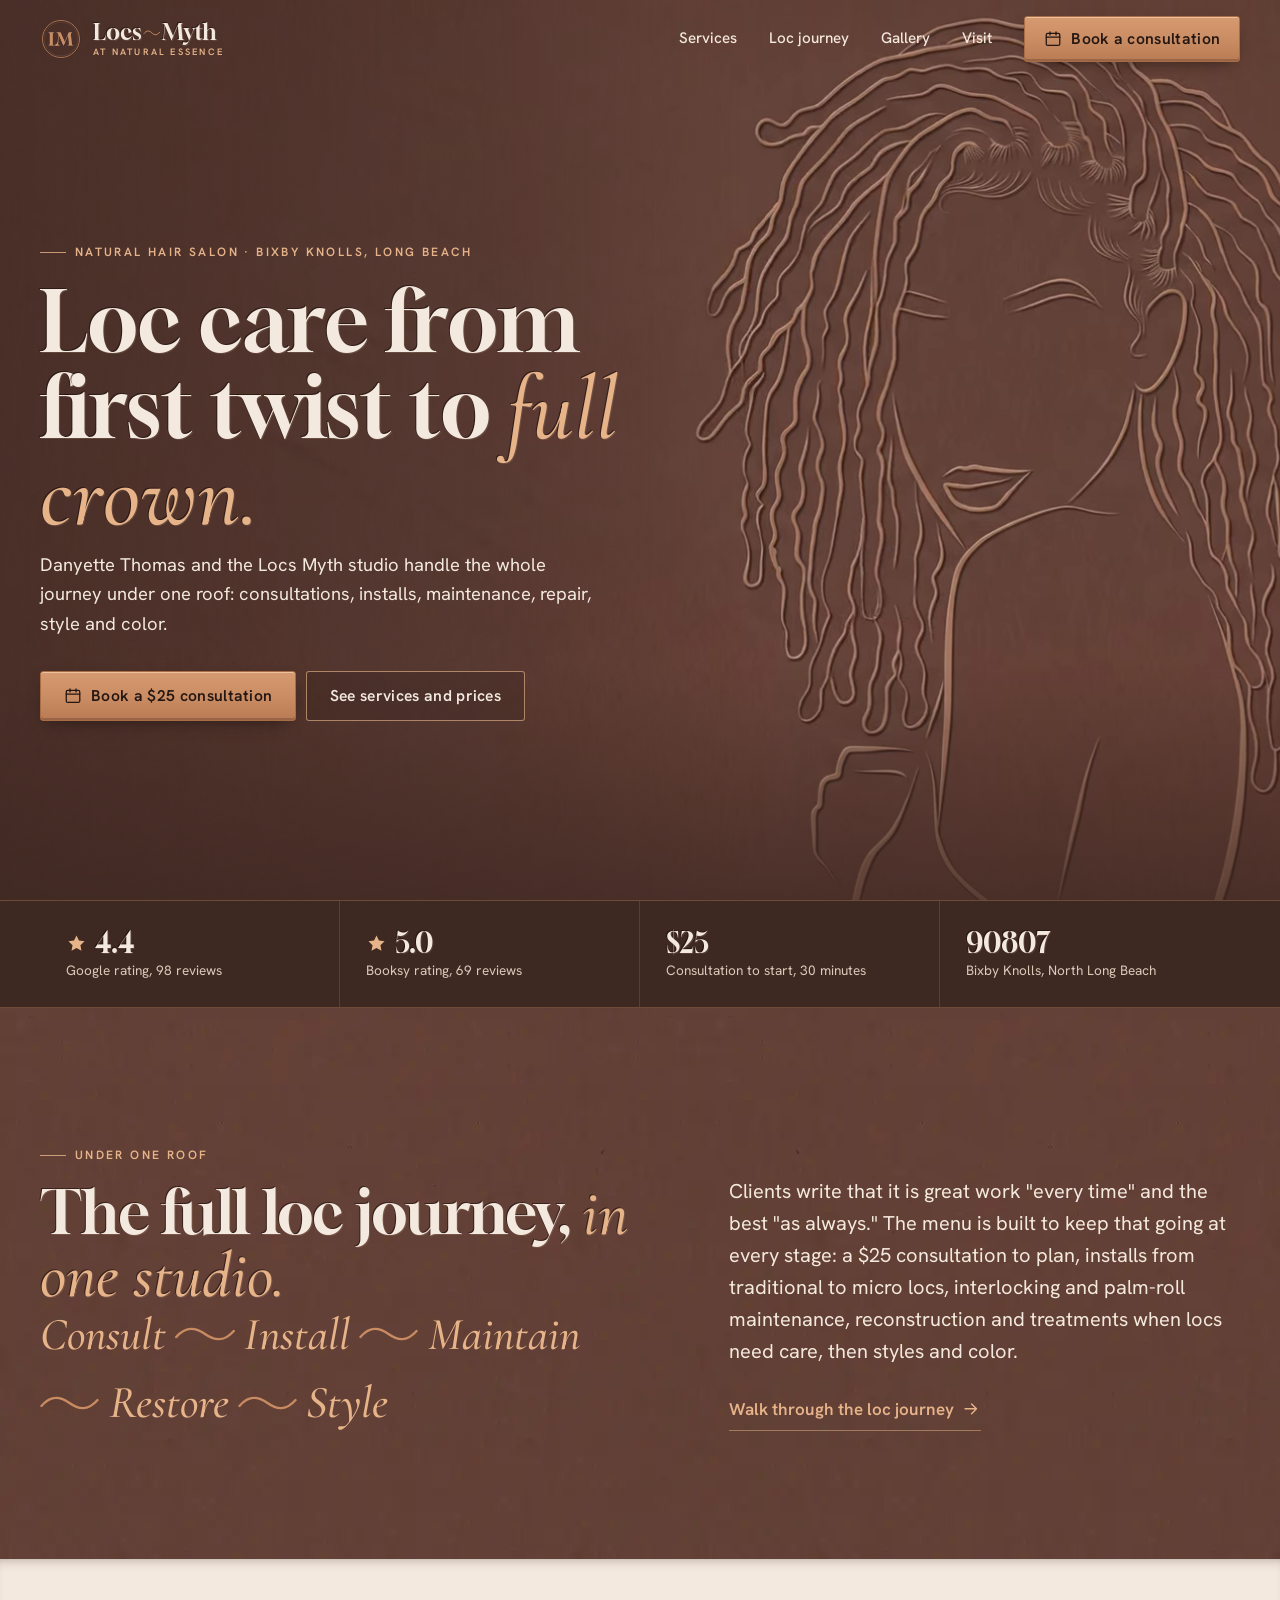
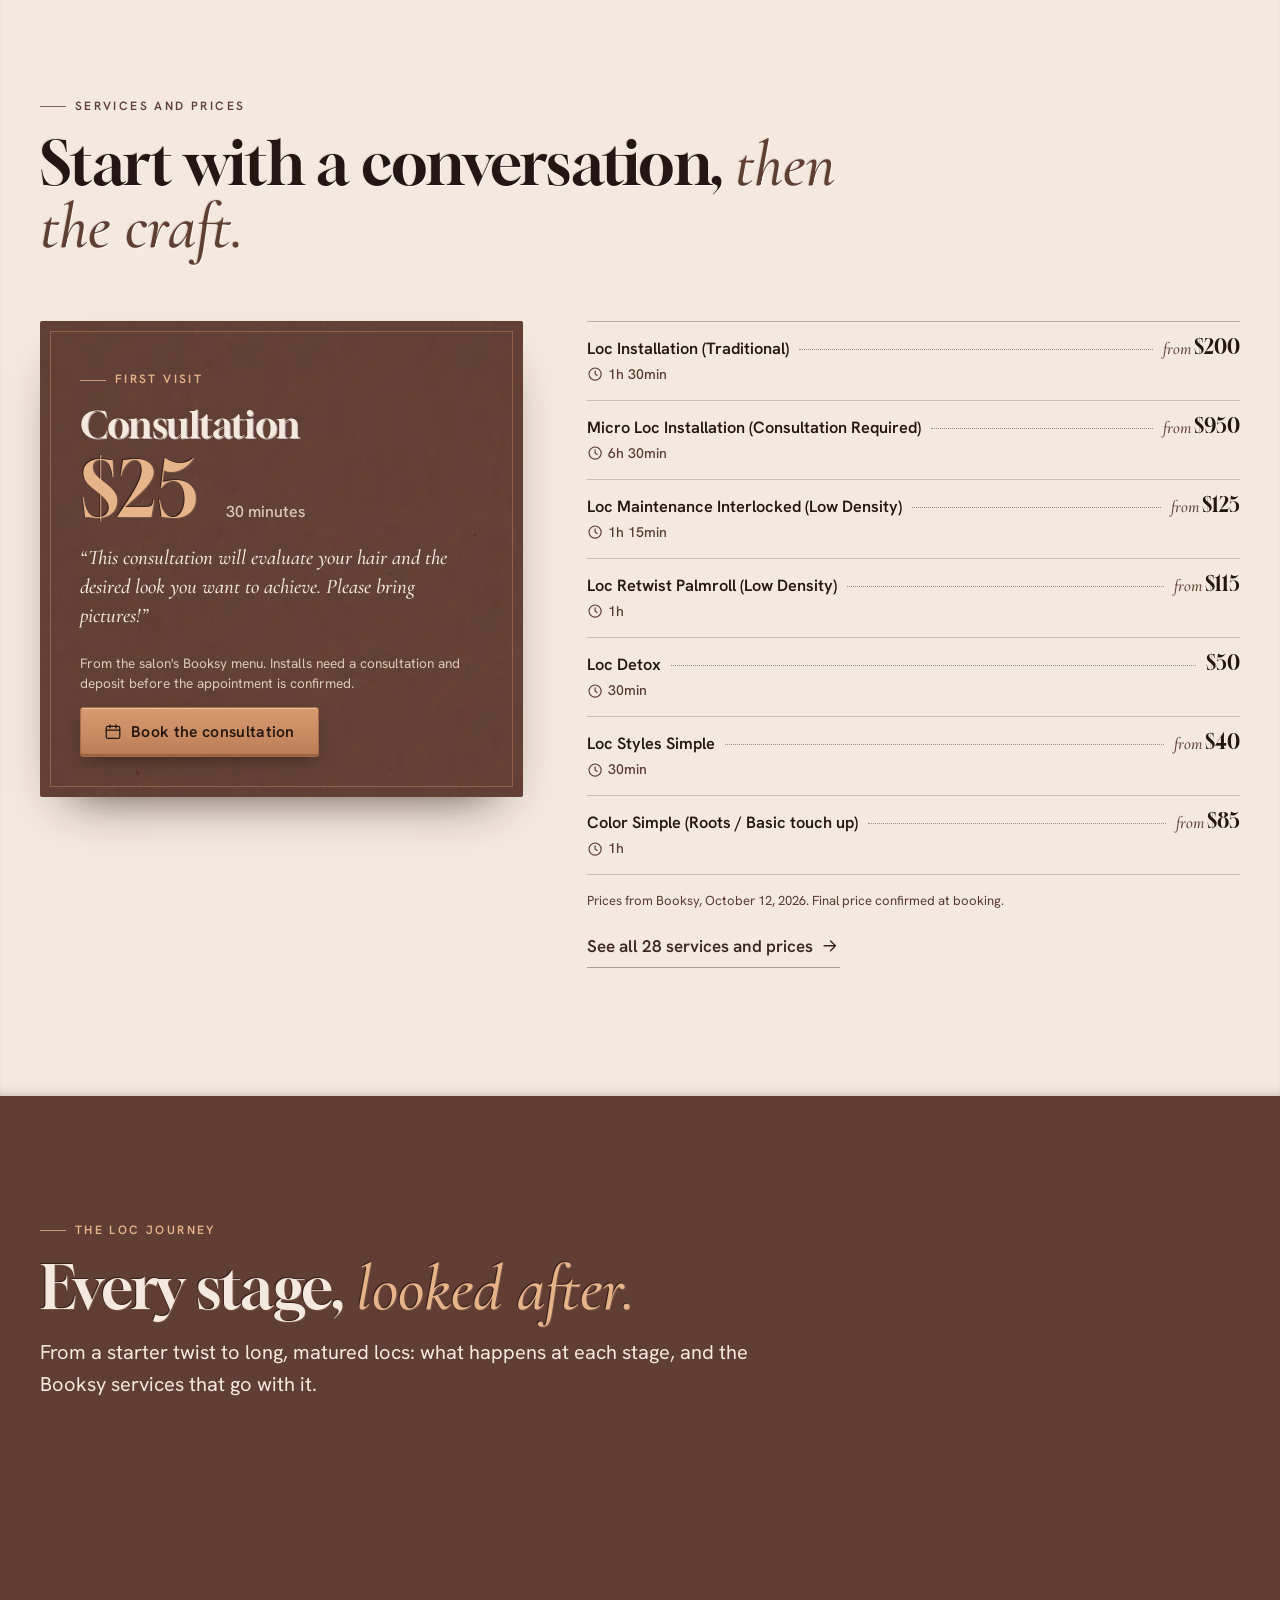
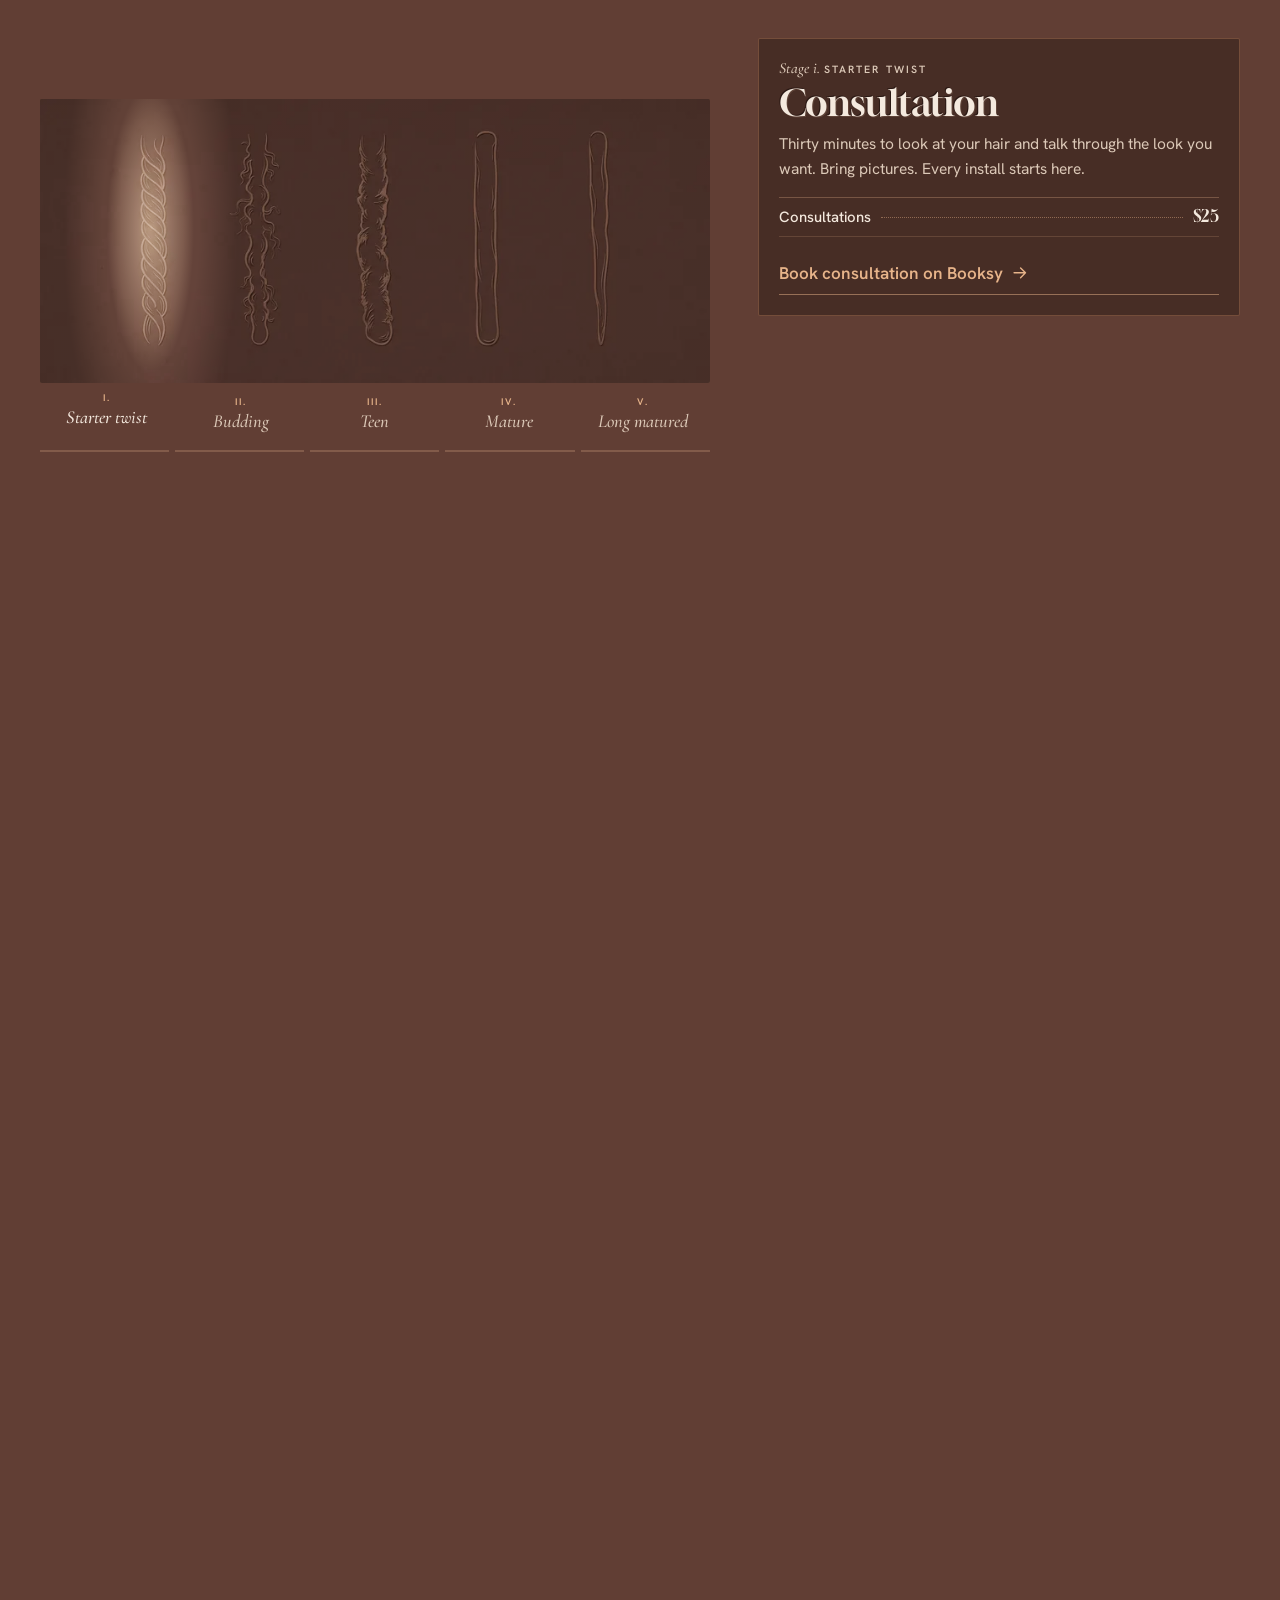
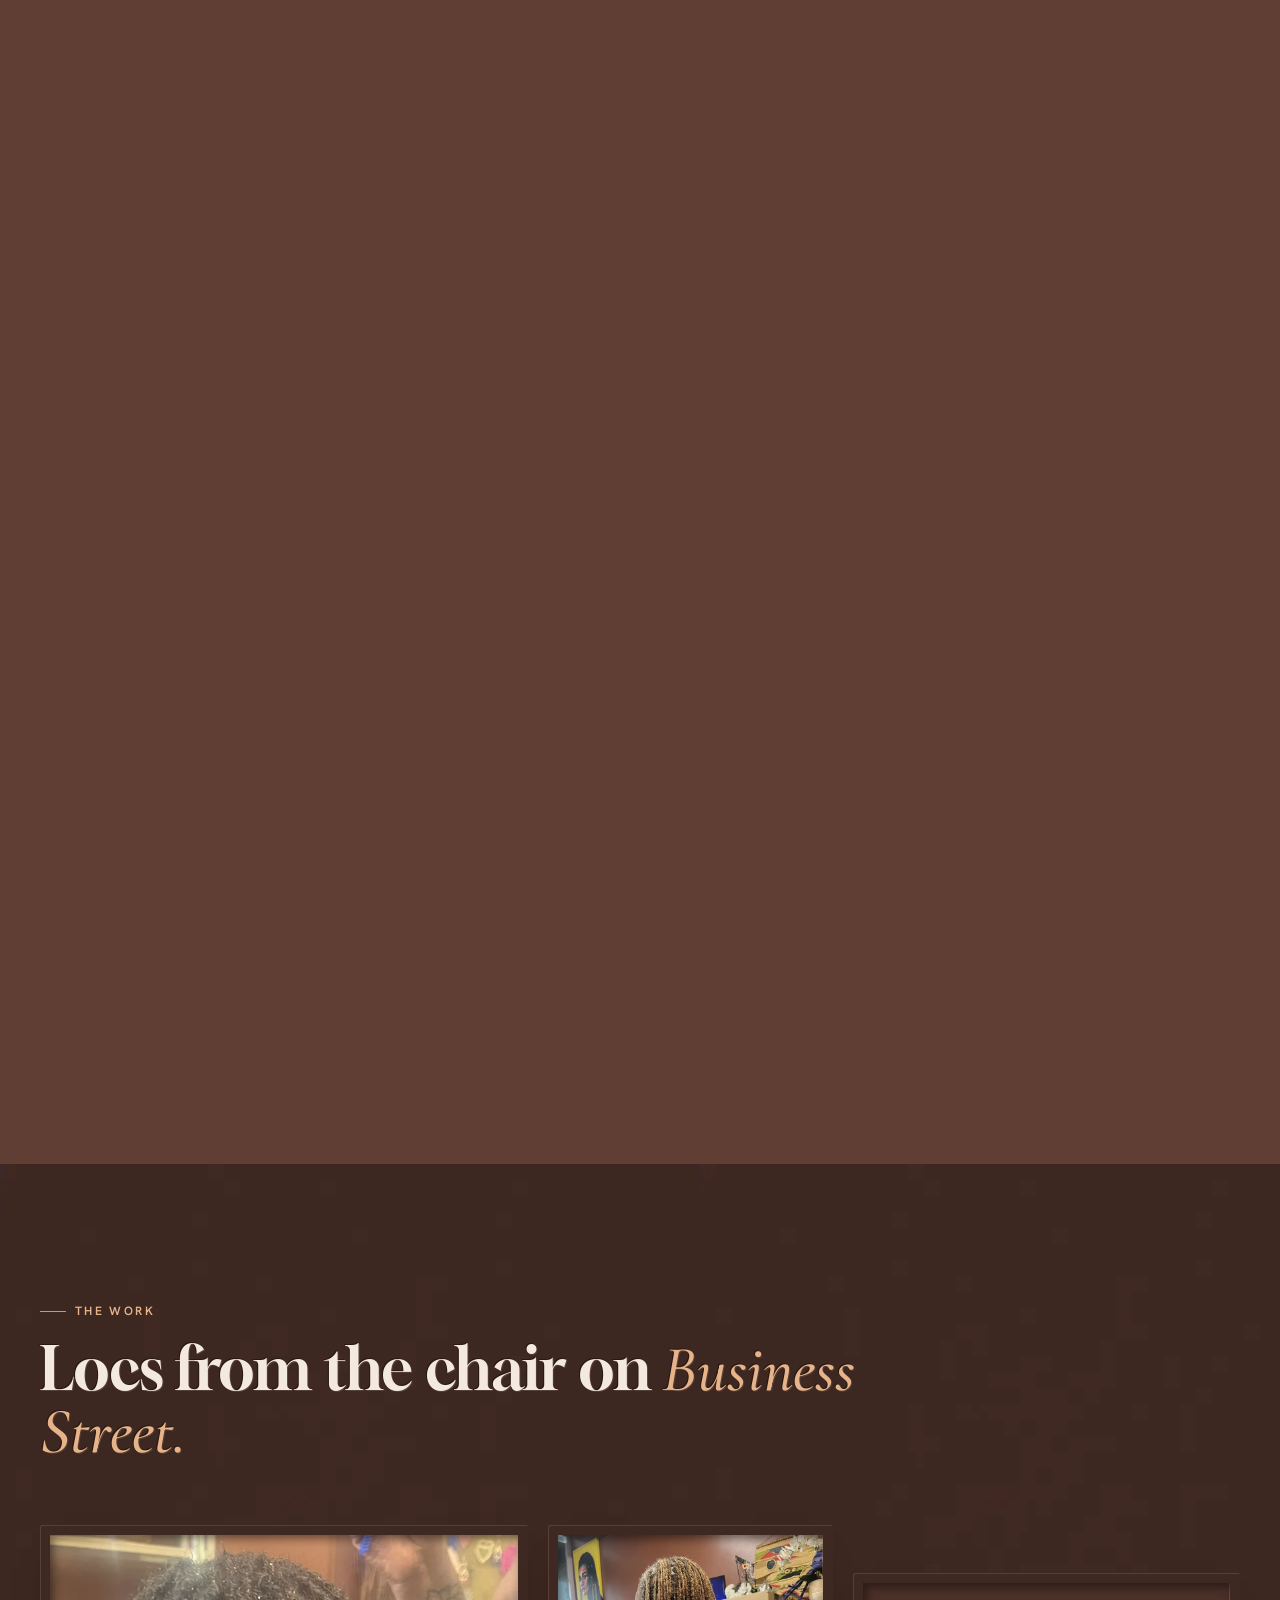
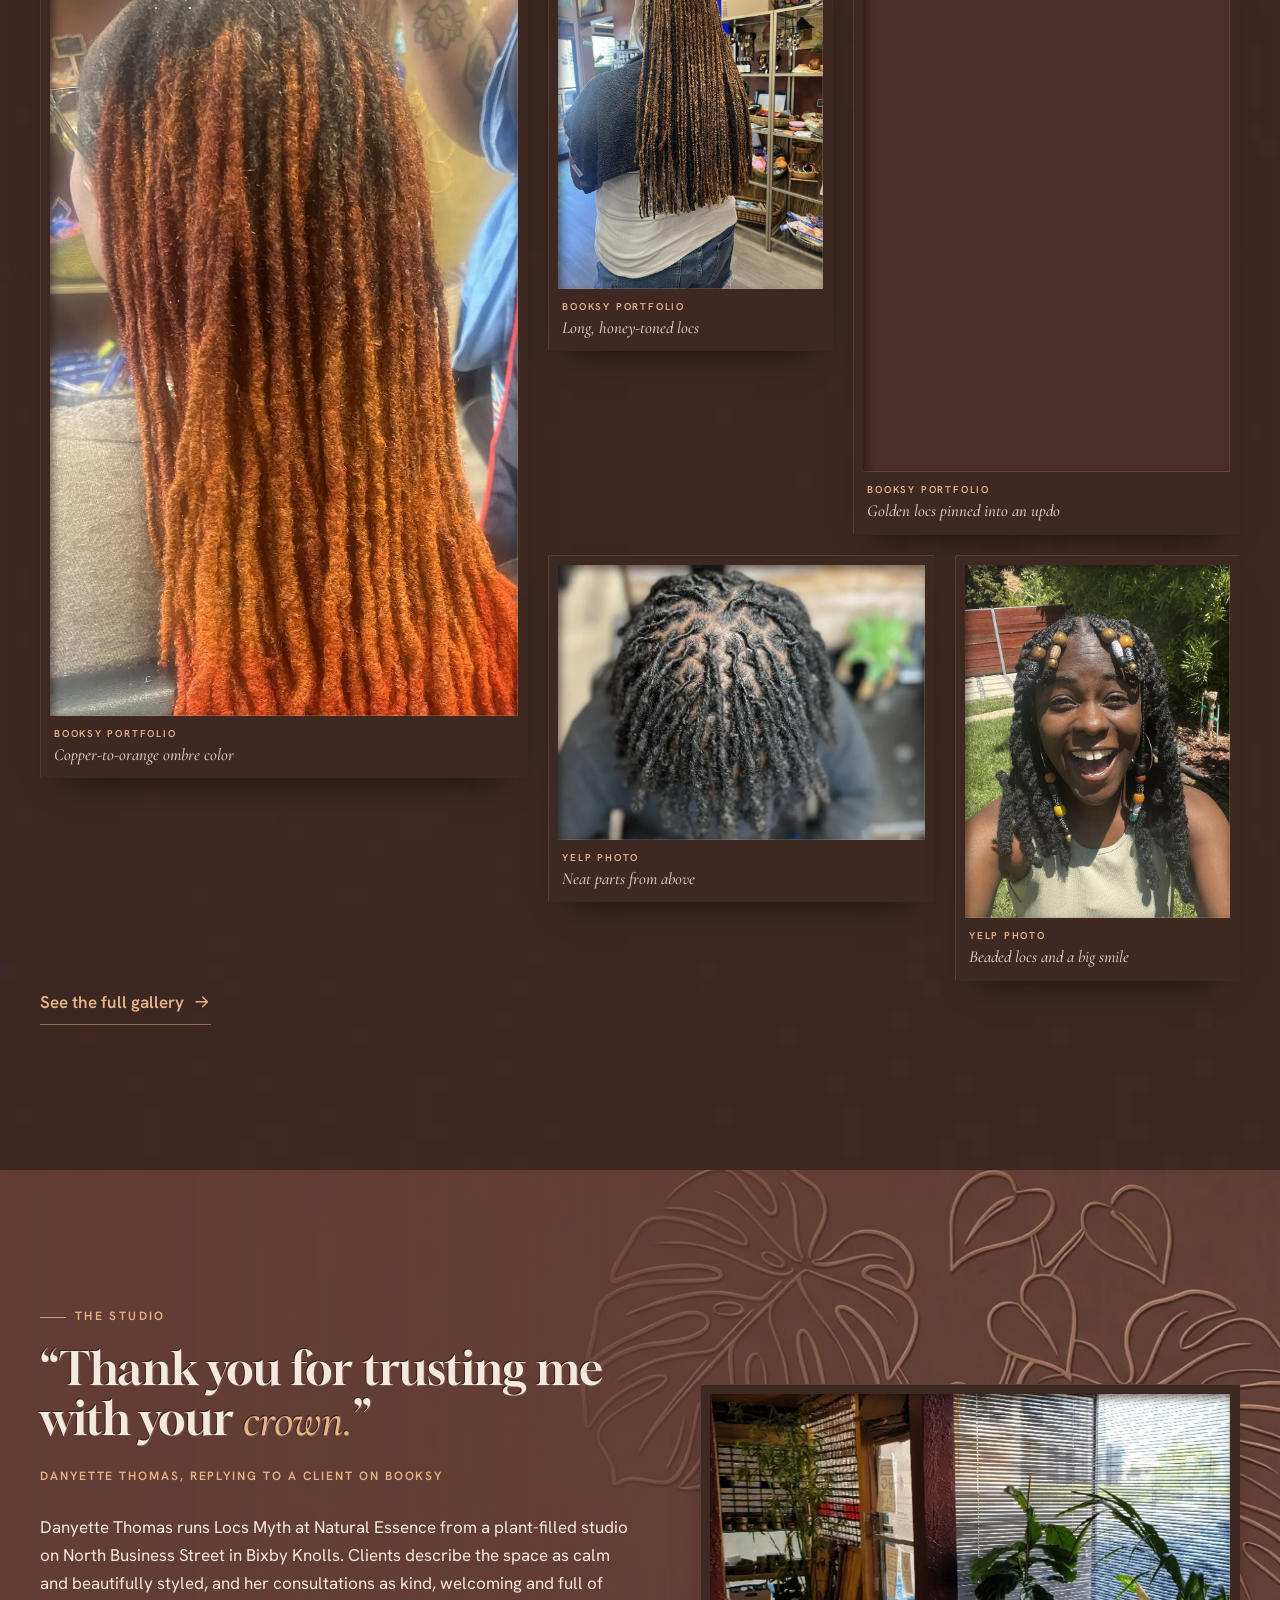
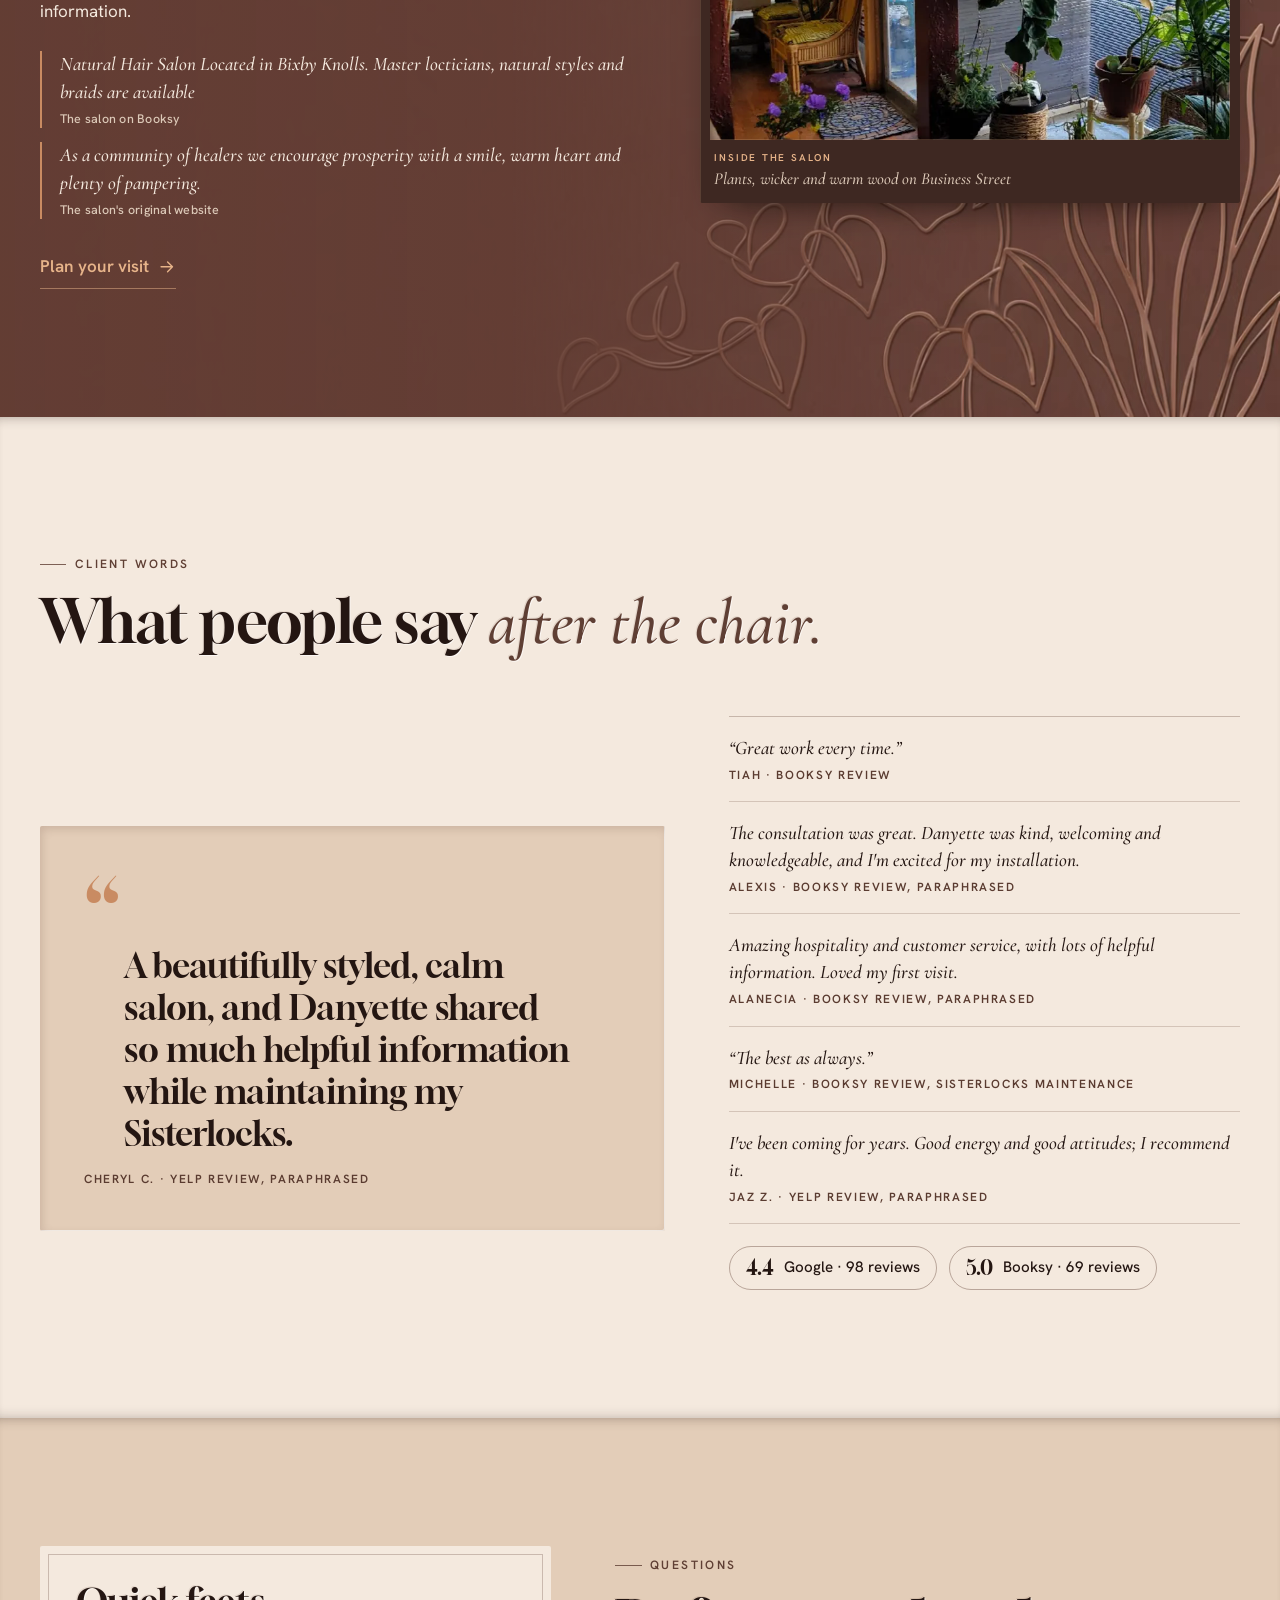
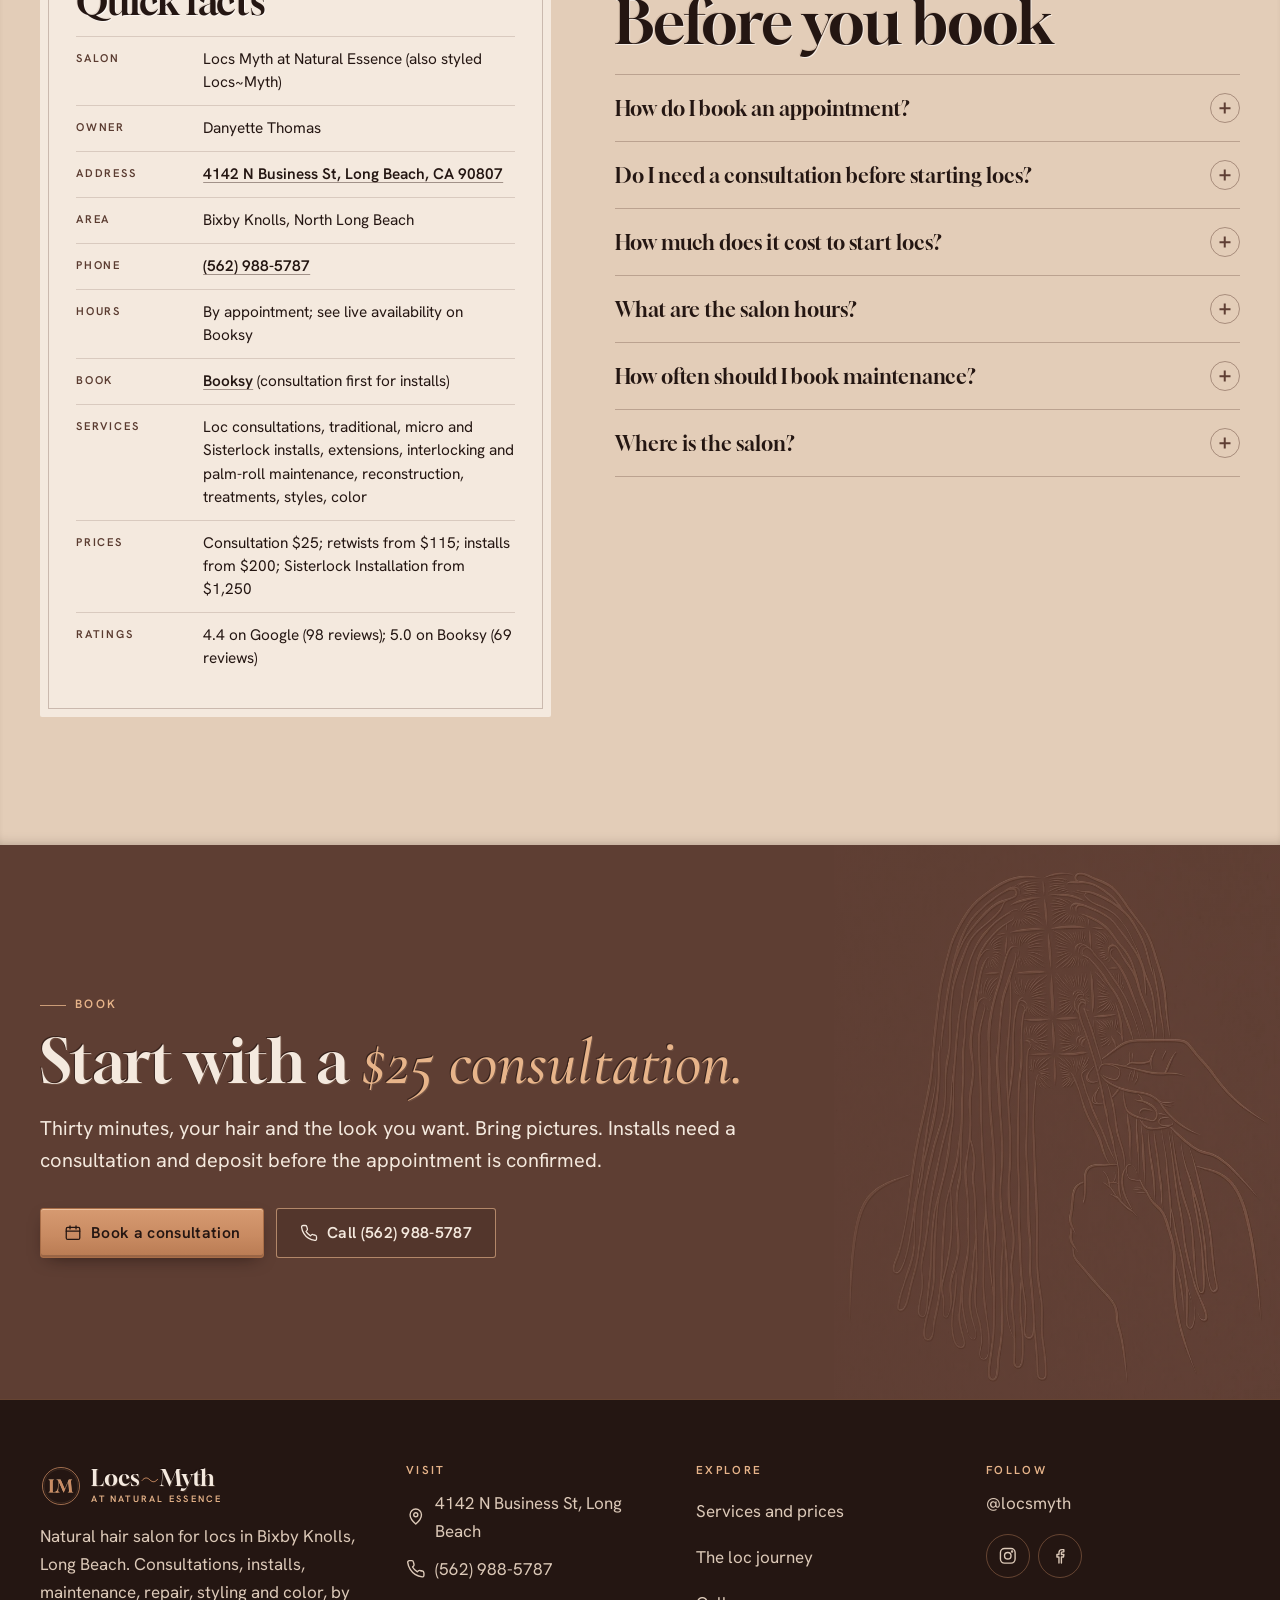
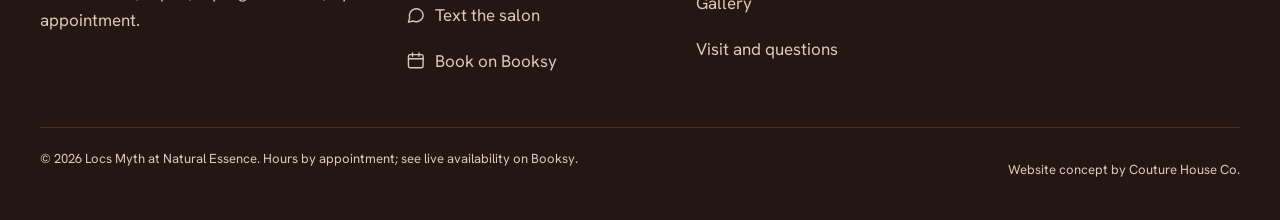
<file: index.html>
<!doctype html>
<html lang="en">
<head>
<meta charset="utf-8">
<meta name="viewport" content="width=device-width, initial-scale=1, viewport-fit=cover">
<title>Loc Salon in Bixby Knolls, Long Beach | Locs Myth</title>
<meta name="description" content="Locs Myth at Natural Essence: loc consultations, installs, retwists, repair and color in Bixby Knolls, Long Beach, CA. 4.4 on Google. Book on Booksy.">
<link rel="canonical" href="https://locs-myth-natural-essence-demo.netlify.app/">
<meta name="theme-color" content="#3E2822">
<meta name="format-detection" content="telephone=no">
<meta name="robots" content="index, follow, max-image-preview:large">
<meta property="og:type" content="website">
<meta property="og:site_name" content="Locs Myth at Natural Essence">
<meta property="og:title" content="Loc Salon in Bixby Knolls, Long Beach | Locs Myth">
<meta property="og:description" content="Locs Myth at Natural Essence: loc consultations, installs, retwists, repair and color in Bixby Knolls, Long Beach, CA. 4.4 on Google. Book on Booksy.">
<meta property="og:url" content="https://locs-myth-natural-essence-demo.netlify.app/">
<meta property="og:image" content="https://locs-myth-natural-essence-demo.netlify.app/assets/img/share-2.jpg">
<meta property="og:image:width" content="1200">
<meta property="og:image:height" content="630">
<meta property="og:image:type" content="image/jpeg">
<meta property="og:image:alt" content="Locs Myth at Natural Essence, Long Beach: Loc care from first twist to full crown. 4.4 Google, 5.0 Booksy.">
<meta property="og:locale" content="en_US">
<meta name="twitter:card" content="summary_large_image">
<meta name="twitter:title" content="Loc Salon in Bixby Knolls, Long Beach | Locs Myth">
<meta name="twitter:description" content="Locs Myth at Natural Essence: loc consultations, installs, retwists, repair and color in Bixby Knolls, Long Beach, CA. 4.4 on Google. Book on Booksy.">
<meta name="twitter:image:alt" content="Locs Myth at Natural Essence, Long Beach: Loc care from first twist to full crown. 4.4 Google, 5.0 Booksy.">
<meta name="twitter:image" content="https://locs-myth-natural-essence-demo.netlify.app/assets/img/share-2.jpg">
<link rel="icon" href="assets/img/favicon.svg" type="image/svg+xml">
<link rel="icon" href="assets/img/favicon-32.png" sizes="32x32" type="image/png">
<link rel="apple-touch-icon" href="assets/img/apple-touch-icon.png">
<link rel="manifest" href="site.webmanifest">
<link rel="preload" href="assets/fonts/gloock-latin-400-normal.woff2" as="font" type="font/woff2" crossorigin>
<link rel="preload" href="assets/fonts/hanken-grotesk-latin-400-normal.woff2" as="font" type="font/woff2" crossorigin>
<link rel="preload" as="image" href="assets/img/art-hero-mobile.webp" media="(max-aspect-ratio: 4/5)" fetchpriority="high">
<link rel="preload" as="image" href="assets/img/art-hero-desktop.webp" imagesrcset="assets/img/art-hero-desktop-800.webp 800w, assets/img/art-hero-desktop.webp 1600w" imagesizes="100vw" media="(min-aspect-ratio: 4/5)" fetchpriority="high">
<link rel="stylesheet" href="assets/css/fonts.css?v=20261012a">
<link rel="stylesheet" href="assets/css/site.css?v=20261012a">
<script src="assets/js/js-flag.js"></script>
<script src="assets/js/site.js?v=20261012a" defer></script>
</head>
<body class="has-hero">
<a class="skip-link" href="#main">Skip to content</a>
<header class="site-header">
  <div class="wrap header-inner">
    <a class="brand" href="index.html" aria-current="page" aria-label="Locs Myth at Natural Essence, home"><img src="assets/img/monogram.svg" width="42" height="42" alt=""><span class="brand__words" aria-hidden="true"><span class="brand__name">Locs<svg class="tilde" viewBox="0 0 40 14" aria-hidden="true" focusable="false"><path d="M2 9c6-8 12-8 18-2s12 6 18-2"/></svg>Myth</span><span class="brand__sub">at Natural Essence</span></span></a>
    <nav class="nav-desktop" aria-label="Main"><ul><li><a href="services.html">Services</a></li><li><a href="journey.html">Loc journey</a></li><li><a href="gallery.html">Gallery</a></li><li><a href="visit.html">Visit</a></li></ul></nav>
    <a class="btn btn--copper header-cta" href="https://booksy.com/en-us/557302_locs-myth-at-natural-essence_hair-salon_103721_long-beach" rel="noopener"><svg class="icon" viewBox="0 0 24 24" aria-hidden="true" focusable="false"><rect x="3" y="4.5" width="18" height="16" rx="2"/><path d="M3 9.5h18M8 2.5v4M16 2.5v4"/></svg>Book a consultation</a>
    <button class="menu-toggle" type="button" aria-expanded="false" aria-controls="mobile-nav"><span class="bars" aria-hidden="true"><span></span><span></span><span></span></span><span class="label">Menu</span></button>
  </div>
</header>
<div class="mobile-nav" id="mobile-nav" role="dialog" aria-modal="true" aria-label="Site menu" hidden>
  <div class="mobile-nav__top"><a class="brand" href="index.html" aria-label="Locs Myth at Natural Essence, home"><img src="assets/img/monogram.svg" width="42" height="42" alt=""><span class="brand__words" aria-hidden="true"><span class="brand__name">Locs<svg class="tilde" viewBox="0 0 40 14" aria-hidden="true" focusable="false"><path d="M2 9c6-8 12-8 18-2s12 6 18-2"/></svg>Myth</span><span class="brand__sub">at Natural Essence</span></span></a><button class="close" type="button" aria-label="Close menu"><svg class="icon" viewBox="0 0 24 24" aria-hidden="true" focusable="false"><path d="M6 6l12 12M18 6 6 18"/></svg></button></div>
  <nav aria-label="Mobile"><ul><li><a href="index.html" aria-current="page">Home<svg class="icon" viewBox="0 0 24 24" aria-hidden="true" focusable="false"><path d="M5 12h14M13 6l6 6-6 6"/></svg></a></li><li><a href="services.html">Services and prices<svg class="icon" viewBox="0 0 24 24" aria-hidden="true" focusable="false"><path d="M5 12h14M13 6l6 6-6 6"/></svg></a></li><li><a href="journey.html">The loc journey<svg class="icon" viewBox="0 0 24 24" aria-hidden="true" focusable="false"><path d="M5 12h14M13 6l6 6-6 6"/></svg></a></li><li><a href="gallery.html">Gallery<svg class="icon" viewBox="0 0 24 24" aria-hidden="true" focusable="false"><path d="M5 12h14M13 6l6 6-6 6"/></svg></a></li><li><a href="visit.html">Visit and contact<svg class="icon" viewBox="0 0 24 24" aria-hidden="true" focusable="false"><path d="M5 12h14M13 6l6 6-6 6"/></svg></a></li></ul></nav>
  <div class="mobile-nav__foot">
    <a class="btn btn--copper" href="https://booksy.com/en-us/557302_locs-myth-at-natural-essence_hair-salon_103721_long-beach" rel="noopener"><svg class="icon" viewBox="0 0 24 24" aria-hidden="true" focusable="false"><rect x="3" y="4.5" width="18" height="16" rx="2"/><path d="M3 9.5h18M8 2.5v4M16 2.5v4"/></svg>Book a consultation on Booksy</a>
    <a class="btn btn--ghost" href="tel:+15629885787"><svg class="icon" viewBox="0 0 24 24" aria-hidden="true" focusable="false"><path d="M22 16.9v3a2 2 0 0 1-2.2 2 19.8 19.8 0 0 1-8.6-3.1 19.5 19.5 0 0 1-6-6A19.8 19.8 0 0 1 2.1 4.2 2 2 0 0 1 4.1 2h3a2 2 0 0 1 2 1.7c.1.9.4 1.8.7 2.7a2 2 0 0 1-.5 2.1L8 9.8a16 16 0 0 0 6 6l1.3-1.3a2 2 0 0 1 2.1-.4c.9.3 1.8.6 2.7.7a2 2 0 0 1 1.7 2z"/></svg>Call (562) 988-5787</a>
    <p>4142 N Business St, Long Beach, CA 90807<br>Bixby Knolls, by appointment</p>
  </div>
</div>
<main id="main" tabindex="-1">
<section class="hero" aria-labelledby="hero-h">
  <div class="hero__media">
    <picture>
      <source media="(max-aspect-ratio: 4/5)" srcset="assets/img/art-hero-mobile.webp" width="900" height="1612">
      <img src="assets/img/art-hero-desktop.webp" srcset="assets/img/art-hero-desktop-800.webp 800w, assets/img/art-hero-desktop.webp 1600w" sizes="100vw" width="1600" height="893" alt="Copper line art, pressed into cocoa paper, of a woman with shoulder-length locs looking over her shoulder" fetchpriority="high" decoding="async">
    </picture>
    <video data-loop data-src="assets/video/hero-desktop.mp4" data-src-tall="assets/video/hero-mobile.mp4" muted loop playsinline preload="none" aria-hidden="true" tabindex="-1"></video>
    <div class="hero__scrim"></div>
  </div>
  <div class="wrap hero__inner">
    <div class="hero__copy">
      <p class="eyebrow">Natural hair salon &middot; Bixby Knolls, Long Beach</p>
      <h1 class="display h-xl press" id="hero-h">Loc care from first twist to <span class="it">full crown.</span></h1>
      <p class="lede">Danyette Thomas and the Locs Myth studio handle the whole journey under one roof: consultations, installs, maintenance, repair, style and color.</p>
    </div>
    <div class="hero__cta">
      <a class="btn btn--copper" href="https://booksy.com/en-us/557302_locs-myth-at-natural-essence_hair-salon_103721_long-beach" rel="noopener"><svg class="icon" viewBox="0 0 24 24" aria-hidden="true" focusable="false"><rect x="3" y="4.5" width="18" height="16" rx="2"/><path d="M3 9.5h18M8 2.5v4M16 2.5v4"/></svg>Book a $25 consultation</a>
      <a class="btn btn--ghost" href="services.html">See services and prices</a>
    </div>
  </div>
</section>

<section class="proof" aria-label="At a glance">
  <div class="wrap"><ul>
    <li><b><svg class="icon" viewBox="0 0 24 24" aria-hidden="true" focusable="false"><path d="M12 2.8l2.8 5.9 6.4.8-4.7 4.4 1.2 6.4L12 17.2l-5.7 3.1 1.2-6.4-4.7-4.4 6.4-.8z"/></svg>4.4</b><span>Google rating, 98 reviews</span></li>
    <li><b><svg class="icon" viewBox="0 0 24 24" aria-hidden="true" focusable="false"><path d="M12 2.8l2.8 5.9 6.4.8-4.7 4.4 1.2 6.4L12 17.2l-5.7 3.1 1.2-6.4-4.7-4.4 6.4-.8z"/></svg>5.0</b><span>Booksy rating, 69 reviews</span></li>
    <li><b>$25</b><span>Consultation to start, 30 minutes</span></li>
    <li><b>90807</b><span>Bixby Knolls, North Long Beach</span></li>
  </ul></div>
</section>

<section class="sec" aria-labelledby="roof-h">
  <div class="wrap roof">
    <div class="fade">
      <p class="eyebrow">Under one roof</p>
      <h2 class="display h-lg" id="roof-h">The full loc journey, <span class="it">in one studio.</span></h2>
      <ol class="roof__steps" aria-label="Stages of loc care offered">
        <li>Consult</li><li>Install</li><li>Maintain</li><li>Restore</li><li>Style</li>
      </ol>
    </div>
    <div class="fade">
      <p class="lede">Clients write that it is great work "every time" and the best "as always." The menu is built to keep that going at every stage: a $25 consultation to plan, installs from traditional to micro locs, interlocking and palm-roll maintenance, reconstruction and treatments when locs need care, then styles and color.</p>
      <a class="textlink" href="journey.html">Walk through the loc journey <svg class="icon" viewBox="0 0 24 24" aria-hidden="true" focusable="false"><path d="M5 12h14M13 6l6 6-6 6"/></svg></a>
    </div>
  </div>
</section>

<section class="sec sec--cream" aria-labelledby="menu-h">
  <div class="wrap">
    <div class="sec-head">
      <p class="eyebrow">Services and prices</p>
      <h2 class="display h-lg" id="menu-h">Start with a conversation, <span class="it">then the craft.</span></h2>
    </div>
    <div class="menu-grid">
      <div class="consult-card fade">
        <p class="eyebrow">First visit</p>
        <h3 class="display h-md">Consultation</h3>
        <p class="price-big">$25 <small>30 minutes</small></p>
        <blockquote>&ldquo;This consultation will evaluate your hair and the desired look you want to achieve. Please bring pictures!&rdquo;</blockquote>
        <p class="fine">From the salon's Booksy menu. Installs need a consultation and deposit before the appointment is confirmed.</p>
        <a class="btn btn--copper" href="https://booksy.com/en-us/557302_locs-myth-at-natural-essence_hair-salon_103721_long-beach" rel="noopener"><svg class="icon" viewBox="0 0 24 24" aria-hidden="true" focusable="false"><rect x="3" y="4.5" width="18" height="16" rx="2"/><path d="M3 9.5h18M8 2.5v4M16 2.5v4"/></svg>Book the consultation</a>
      </div>
      <div>
        <ul class="menu-list"><li><div class="menu-row"><span class="name">Loc Installation (Traditional)</span><span class="dots" aria-hidden="true"></span><span class="price"><span class="from">from</span>$200</span></div><div class="menu-meta"><span class="dur"><svg class="icon" viewBox="0 0 24 24" aria-hidden="true" focusable="false"><circle cx="12" cy="12" r="9"/><path d="M12 7v5l3 2"/></svg>1h 30min</span></div></li><li><div class="menu-row"><span class="name">Micro Loc Installation (Consultation Required)</span><span class="dots" aria-hidden="true"></span><span class="price"><span class="from">from</span>$950</span></div><div class="menu-meta"><span class="dur"><svg class="icon" viewBox="0 0 24 24" aria-hidden="true" focusable="false"><circle cx="12" cy="12" r="9"/><path d="M12 7v5l3 2"/></svg>6h 30min</span></div></li><li><div class="menu-row"><span class="name">Loc Maintenance Interlocked (Low Density)</span><span class="dots" aria-hidden="true"></span><span class="price"><span class="from">from</span>$125</span></div><div class="menu-meta"><span class="dur"><svg class="icon" viewBox="0 0 24 24" aria-hidden="true" focusable="false"><circle cx="12" cy="12" r="9"/><path d="M12 7v5l3 2"/></svg>1h 15min</span></div></li><li><div class="menu-row"><span class="name">Loc Retwist Palmroll (Low Density)</span><span class="dots" aria-hidden="true"></span><span class="price"><span class="from">from</span>$115</span></div><div class="menu-meta"><span class="dur"><svg class="icon" viewBox="0 0 24 24" aria-hidden="true" focusable="false"><circle cx="12" cy="12" r="9"/><path d="M12 7v5l3 2"/></svg>1h</span></div></li><li><div class="menu-row"><span class="name">Loc Detox</span><span class="dots" aria-hidden="true"></span><span class="price">$50</span></div><div class="menu-meta"><span class="dur"><svg class="icon" viewBox="0 0 24 24" aria-hidden="true" focusable="false"><circle cx="12" cy="12" r="9"/><path d="M12 7v5l3 2"/></svg>30min</span></div></li><li><div class="menu-row"><span class="name">Loc Styles Simple</span><span class="dots" aria-hidden="true"></span><span class="price"><span class="from">from</span>$40</span></div><div class="menu-meta"><span class="dur"><svg class="icon" viewBox="0 0 24 24" aria-hidden="true" focusable="false"><circle cx="12" cy="12" r="9"/><path d="M12 7v5l3 2"/></svg>30min</span></div></li><li><div class="menu-row"><span class="name">Color Simple (Roots / Basic touch up)</span><span class="dots" aria-hidden="true"></span><span class="price"><span class="from">from</span>$85</span></div><div class="menu-meta"><span class="dur"><svg class="icon" viewBox="0 0 24 24" aria-hidden="true" focusable="false"><circle cx="12" cy="12" r="9"/><path d="M12 7v5l3 2"/></svg>1h</span></div></li></ul>
        <p class="price-note">Prices from Booksy, October 12, 2026. Final price confirmed at booking.</p>
        <a class="textlink" href="services.html">See all 28 services and prices <svg class="icon" viewBox="0 0 24 24" aria-hidden="true" focusable="false"><path d="M5 12h14M13 6l6 6-6 6"/></svg></a>
      </div>
    </div>
  </div>
</section>

<section class="journey" id="journey" aria-label="The loc journey, stage by stage">
  <div class="wrap"><div class="sec-head"><p class="eyebrow">The loc journey</p><h2 class="display h-lg">Every stage, <span class="it">looked after.</span></h2><p class="lede">From a starter twist to long, matured locs: what happens at each stage, and the Booksy services that go with it.</p></div></div>
  <div class="journey__pin"><div class="journey__stage"><div class="wrap">
    <div class="journey__grid">
      <div>
        <figure class="journey__art" aria-hidden="false">
          <img src="assets/img/art-loc-journey-stages.webp" srcset="assets/img/art-loc-journey-stages-800.webp 800w, assets/img/art-loc-journey-stages.webp 1600w" sizes="(min-width: 980px) 640px, 100vw" width="1600" height="679" alt="Illustration: five single locs embossed in copper on cocoa paper, from a starter twist through budding, teen and mature stages to a long matured loc" loading="lazy" decoding="async">
          <span class="sweep sweep--dim" aria-hidden="true"></span><span class="sweep" aria-hidden="true"></span>
        </figure>
        <ul class="journey__labels" aria-hidden="true"><li><b>i.</b>Starter twist</li><li><b>ii.</b>Budding</li><li><b>iii.</b>Teen</li><li><b>iv.</b>Mature</li><li><b>v.</b>Long matured</li></ul>
        <div class="journey__progress" aria-hidden="true"><span><i></i></span><span><i></i></span><span><i></i></span><span><i></i></span><span><i></i></span></div>
      </div>
      <div>
        <div class="journey__track"><article class="stage-card on-dark" data-stage="0" aria-labelledby="stage-0"><div class="stage-card__top"><div><p class="stage-card__num">Stage i. <span class="stage-card__loc">Starter twist</span></p><h3 class="display h-md" id="stage-0">Consultation</h3></div><div class="stage-card__crop"><img src="assets/img/art-loc-journey-stages.webp" srcset="assets/img/art-loc-journey-stages-800.webp 800w, assets/img/art-loc-journey-stages.webp 1600w" sizes="260px" width="1600" height="679" alt="Illustration of a single starter twist loc, embossed in copper line art" loading="lazy" decoding="async"></div></div><p>Thirty minutes to look at your hair and talk through the look you want. Bring pictures. Every install starts here.</p><ul class="menu-list"><li><div class="menu-row"><span class="name">Consultations</span><span class="dots" aria-hidden="true"></span><span class="price">$25</span></div></li></ul><a class="textlink" href="https://booksy.com/en-us/557302_locs-myth-at-natural-essence_hair-salon_103721_long-beach" rel="noopener">Book consultation on Booksy <svg class="icon" viewBox="0 0 24 24" aria-hidden="true" focusable="false"><path d="M5 12h14M13 6l6 6-6 6"/></svg></a></article><article class="stage-card on-dark" data-stage="1" aria-labelledby="stage-1"><div class="stage-card__top"><div><p class="stage-card__num">Stage ii. <span class="stage-card__loc">Budding</span></p><h3 class="display h-md" id="stage-1">Installation</h3></div><div class="stage-card__crop"><img src="assets/img/art-loc-journey-stages.webp" srcset="assets/img/art-loc-journey-stages-800.webp 800w, assets/img/art-loc-journey-stages.webp 1600w" sizes="260px" width="1600" height="679" alt="Illustration of a single budding loc, embossed in copper line art" loading="lazy" decoding="async"></div></div><p>Traditional locs, micro locs, Sisterlock installation or loc extensions. Come washed and comfortable; snacks are welcome and breaks are part of the plan.</p><ul class="menu-list"><li><div class="menu-row"><span class="name">Loc Installation (Traditional)</span><span class="dots" aria-hidden="true"></span><span class="price"><span class="from">from</span>$200</span></div></li><li><div class="menu-row"><span class="name">Micro Loc Installation (Consultation Required)</span><span class="dots" aria-hidden="true"></span><span class="price"><span class="from">from</span>$950</span></div></li><li><div class="menu-row"><span class="name">Sisterlock Installation (up to 4&quot; in length)</span><span class="dots" aria-hidden="true"></span><span class="price"><span class="from">from</span>$1,250</span></div></li><li><div class="menu-row"><span class="name">Loc Extensions</span><span class="dots" aria-hidden="true"></span><span class="price"><span class="from">from</span>$700</span></div></li></ul><a class="textlink" href="https://booksy.com/en-us/557302_locs-myth-at-natural-essence_hair-salon_103721_long-beach" rel="noopener">Book installation on Booksy <svg class="icon" viewBox="0 0 24 24" aria-hidden="true" focusable="false"><path d="M5 12h14M13 6l6 6-6 6"/></svg></a></article><article class="stage-card on-dark" data-stage="2" aria-labelledby="stage-2"><div class="stage-card__top"><div><p class="stage-card__num">Stage iii. <span class="stage-card__loc">Teen</span></p><h3 class="display h-md" id="stage-2">Maintenance</h3></div><div class="stage-card__crop"><img src="assets/img/art-loc-journey-stages.webp" srcset="assets/img/art-loc-journey-stages-800.webp 800w, assets/img/art-loc-journey-stages.webp 1600w" sizes="260px" width="1600" height="679" alt="Illustration of a single teen loc, embossed in copper line art" loading="lazy" decoding="async"></div></div><p>Interlocking or palm-roll retwists keep new growth neat. The menu is built around an 8-week maintenance schedule.</p><ul class="menu-list"><li><div class="menu-row"><span class="name">Loc Maintenance Interlocked (High Density)</span><span class="dots" aria-hidden="true"></span><span class="price"><span class="from">from</span>$140</span></div></li><li><div class="menu-row"><span class="name">Loc Maintenance Interlocked (Low Density)</span><span class="dots" aria-hidden="true"></span><span class="price"><span class="from">from</span>$125</span></div></li><li><div class="menu-row"><span class="name">Loc Retwist Palmroll (High Density)</span><span class="dots" aria-hidden="true"></span><span class="price"><span class="from">from</span>$125</span></div></li><li><div class="menu-row"><span class="name">Loc Retwist Palmroll (Low Density)</span><span class="dots" aria-hidden="true"></span><span class="price"><span class="from">from</span>$115</span></div></li><li><div class="menu-row"><span class="name">Sisterlocks / Micro Locs Maintenance</span><span class="dots" aria-hidden="true"></span><span class="price"><span class="from">from</span>$150</span></div></li><li><div class="menu-row"><span class="name">Quick Refresh / Tighten (Top Tighten)</span><span class="dots" aria-hidden="true"></span><span class="price">$55</span></div></li></ul><a class="textlink" href="https://booksy.com/en-us/557302_locs-myth-at-natural-essence_hair-salon_103721_long-beach" rel="noopener">Book maintenance on Booksy <svg class="icon" viewBox="0 0 24 24" aria-hidden="true" focusable="false"><path d="M5 12h14M13 6l6 6-6 6"/></svg></a></article><article class="stage-card on-dark" data-stage="3" aria-labelledby="stage-3"><div class="stage-card__top"><div><p class="stage-card__num">Stage iv. <span class="stage-card__loc">Mature</span></p><h3 class="display h-md" id="stage-3">Repair and restore</h3></div><div class="stage-card__crop"><img src="assets/img/art-loc-journey-stages.webp" srcset="assets/img/art-loc-journey-stages-800.webp 800w, assets/img/art-loc-journey-stages.webp 1600w" sizes="260px" width="1600" height="679" alt="Illustration of a single mature loc, embossed in copper line art" loading="lazy" decoding="async"></div></div><p>Reconstruction for weak or damaged locs, plus treatments for build-up, dryness and breakage.</p><ul class="menu-list"><li><div class="menu-row"><span class="name">Loc Reconstruction</span><span class="dots" aria-hidden="true"></span><span class="price"><span class="from">from</span>$150</span></div></li><li><div class="menu-row"><span class="name">Loc Detox</span><span class="dots" aria-hidden="true"></span><span class="price">$50</span></div></li><li><div class="menu-row"><span class="name">Deep Conditioning Therapy</span><span class="dots" aria-hidden="true"></span><span class="price">$35</span></div></li><li><div class="menu-row"><span class="name">Keratin Protein Treatments</span><span class="dots" aria-hidden="true"></span><span class="price">$65</span></div></li><li><div class="menu-row"><span class="name">Hair Steaming with Essential Oils</span><span class="dots" aria-hidden="true"></span><span class="price">$65</span></div></li></ul><a class="textlink" href="https://booksy.com/en-us/557302_locs-myth-at-natural-essence_hair-salon_103721_long-beach" rel="noopener">Book repair and restore on Booksy <svg class="icon" viewBox="0 0 24 24" aria-hidden="true" focusable="false"><path d="M5 12h14M13 6l6 6-6 6"/></svg></a></article><article class="stage-card on-dark" data-stage="4" aria-labelledby="stage-4"><div class="stage-card__top"><div><p class="stage-card__num">Stage v. <span class="stage-card__loc">Long matured</span></p><h3 class="display h-md" id="stage-4">Style and color</h3></div><div class="stage-card__crop"><img src="assets/img/art-loc-journey-stages.webp" srcset="assets/img/art-loc-journey-stages-800.webp 800w, assets/img/art-loc-journey-stages.webp 1600w" sizes="260px" width="1600" height="679" alt="Illustration of a single long matured loc, embossed in copper line art" loading="lazy" decoding="async"></div></div><p>Barrels, lobster, plaits, twists and curls, then color from a root touch-up to custom ombre and two-tone work.</p><ul class="menu-list"><li><div class="menu-row"><span class="name">Loc Styles Simple</span><span class="dots" aria-hidden="true"></span><span class="price"><span class="from">from</span>$40</span></div></li><li><div class="menu-row"><span class="name">Locs Styles (Time Intensive)</span><span class="dots" aria-hidden="true"></span><span class="price"><span class="from">from</span>$50</span></div></li><li><div class="menu-row"><span class="name">Color Simple (Roots / Basic touch up)</span><span class="dots" aria-hidden="true"></span><span class="price"><span class="from">from</span>$85</span></div></li><li><div class="menu-row"><span class="name">Color Custom 1</span><span class="dots" aria-hidden="true"></span><span class="price"><span class="from">from</span>$135</span></div></li><li><div class="menu-row"><span class="name">Custom color 2</span><span class="dots" aria-hidden="true"></span><span class="price"><span class="from">from</span>$180</span></div></li></ul><a class="textlink" href="https://booksy.com/en-us/557302_locs-myth-at-natural-essence_hair-salon_103721_long-beach" rel="noopener">Book style and color on Booksy <svg class="icon" viewBox="0 0 24 24" aria-hidden="true" focusable="false"><path d="M5 12h14M13 6l6 6-6 6"/></svg></a></article></div>
        <p class="journey__hint"><svg class="icon" viewBox="0 0 24 24" aria-hidden="true" focusable="false"><path d="M4 12h16M15 7l5 5-5 5M9 7l-5 5 5 5"/></svg>Swipe through the five stages. Prices from Booksy, October 12, 2026. Final price confirmed at booking.</p>
      </div>
    </div>
  </div></div></div>
</section>

<section class="sec sec--deep" aria-labelledby="work-h">
  <div class="wrap">
    <div class="sec-head">
      <p class="eyebrow">The work</p>
      <h2 class="display h-lg" id="work-h">Locs from the chair on <span class="it">Business Street.</span></h2>
    </div>
    <div class="teaser">
      <figure class="print reveal "><span class="print__img"><img src="assets/img/copper-orange-ombre-locs.webp" srcset="assets/img/copper-orange-ombre-locs-800.webp 800w, assets/img/copper-orange-ombre-locs.webp 1200w" sizes="(min-width: 760px) 40vw, 100vw" width="1200" height="2046" alt="Long locs colored in a copper-to-orange ombre, seen from the back" loading="lazy" decoding="async" class="op-top"></span><figcaption><b>Booksy portfolio</b>Copper-to-orange ombre color</figcaption></figure>
      <figure class="print reveal "><span class="print__img"><img src="assets/img/long-honey-locs-back.webp" srcset="assets/img/long-honey-locs-back-800.webp 800w, assets/img/long-honey-locs-back.webp 1200w" sizes="(min-width: 760px) 25vw, 50vw" width="1200" height="1600" alt="Long locs with honey-blonde color, seen from the back in the salon" loading="lazy" decoding="async"></span><figcaption><b>Booksy portfolio</b>Long, honey-toned locs</figcaption></figure>
      <figure class="print reveal "><span class="print__img"><img src="assets/img/golden-loc-updo-pinned.webp" srcset="assets/img/golden-loc-updo-pinned-800.webp 800w, assets/img/golden-loc-updo-pinned.webp 1200w" sizes="(min-width: 760px) 33vw, 50vw" width="1200" height="1536" alt="Golden locs pinned up into a sculpted updo, side view" loading="lazy" decoding="async"></span><figcaption><b>Booksy portfolio</b>Golden locs pinned into an updo</figcaption></figure>
      <figure class="print reveal "><span class="print__img"><img src="assets/img/fresh-retwist-top-view.webp" width="750" height="1000" alt="Top-down view of neat loc parts after maintenance" loading="lazy" decoding="async"></span><figcaption><b>Yelp photo</b>Neat parts from above</figcaption></figure>
      <figure class="print reveal "><span class="print__img"><img src="assets/img/beaded-locs-client-smile.webp" width="750" height="1000" alt="Smiling client with shoulder-length locs decorated with wooden beads" loading="lazy" decoding="async"></span><figcaption><b>Yelp photo</b>Beaded locs and a big smile</figcaption></figure>
    </div>
    <p class="fade"><a class="textlink" href="gallery.html">See the full gallery <svg class="icon" viewBox="0 0 24 24" aria-hidden="true" focusable="false"><path d="M5 12h14M13 6l6 6-6 6"/></svg></a></p>
  </div>
</section>

<section class="sec botanic" aria-labelledby="about-h">
  <div class="botanic__bg">
    <img src="assets/img/art-botanicals.webp" srcset="assets/img/art-botanicals-800.webp 800w, assets/img/art-botanicals.webp 1600w" sizes="100vw" width="1600" height="893" alt="Illustration: monstera, pothos and snake plant leaves embossed in copper line art" loading="lazy" decoding="async">
    <video data-loop data-src="assets/video/botanicals.mp4" muted loop playsinline preload="none" aria-hidden="true" tabindex="-1"></video>
  </div>
  <div class="wrap about-grid">
    <div class="about-copy fade">
      <p class="eyebrow">The studio</p>
      <h2 class="sr-only" id="about-h">About Danyette Thomas and the studio</h2>
      <blockquote class="pull">
        <p>&ldquo;Thank you for trusting me with your <span class="it">crown.</span>&rdquo;</p>
        <cite>Danyette Thomas, replying to a client on Booksy</cite>
      </blockquote>
      <p>Danyette Thomas runs Locs Myth at Natural Essence from a plant-filled studio on North Business Street in Bixby Knolls. Clients describe the space as calm and beautifully styled, and her consultations as kind, welcoming and full of information.</p>
      <ul class="her-words">
        <li>Natural Hair Salon Located in Bixby Knolls. Master locticians, natural styles and braids are available<small>The salon on Booksy</small></li>
        <li>As a community of healers we encourage prosperity with a smile, warm heart and plenty of pampering.<small>The salon's original website</small></li>
      </ul>
      <a class="textlink" href="visit.html">Plan your visit <svg class="icon" viewBox="0 0 24 24" aria-hidden="true" focusable="false"><path d="M5 12h14M13 6l6 6-6 6"/></svg></a>
    </div>
    <div class="fade">
      <figure class="print print--wide reveal">
        <span class="print__img"><img src="assets/img/salon-interior-plants.webp" srcset="assets/img/salon-interior-plants-800.webp 800w, assets/img/salon-interior-plants.webp 1068w" sizes="(min-width: 900px) 520px, 100vw" width="1068" height="708" alt="Inside the salon: wood shelving, wicker chairs and potted plants by the front window" loading="lazy" decoding="async"></span>
        <figcaption><b>Inside the salon</b>Plants, wicker and warm wood on Business Street</figcaption>
      </figure>
    </div>
  </div>
</section>

<section class="sec sec--cream" aria-labelledby="rev-h">
  <div class="wrap">
    <div class="sec-head">
      <p class="eyebrow">Client words</p>
      <h2 class="display h-lg" id="rev-h">What people say <span class="it">after the chair.</span></h2>
    </div>
    <div class="reviews">
      <figure class="review-lead fade">
        <span class="mark" aria-hidden="true">&ldquo;</span>
        <blockquote><p>A beautifully styled, calm salon, and Danyette shared so much helpful information while maintaining my Sisterlocks.</p></blockquote>
        <figcaption class="review-src">Cheryl C. &middot; Yelp review, paraphrased</figcaption>
      </figure>
      <div>
        <ul class="review-list">
          <li><p>&ldquo;Great work every time.&rdquo;</p><span class="review-src">Tiah &middot; Booksy review</span></li>
          <li><p>The consultation was great. Danyette was kind, welcoming and knowledgeable, and I'm excited for my installation.</p><span class="review-src">Alexis &middot; Booksy review, paraphrased</span></li>
          <li><p>Amazing hospitality and customer service, with lots of helpful information. Loved my first visit.</p><span class="review-src">Alanecia &middot; Booksy review, paraphrased</span></li>
          <li><p>&ldquo;The best as always.&rdquo;</p><span class="review-src">Michelle &middot; Booksy review, Sisterlocks maintenance</span></li>
          <li><p>I've been coming for years. Good energy and good attitudes; I recommend it.</p><span class="review-src">Jaz Z. &middot; Yelp review, paraphrased</span></li>
        </ul>
        <div class="rating-row">
          <span class="rating-pill"><b>4.4</b> Google &middot; 98 reviews</span>
          <a class="rating-pill" href="https://booksy.com/en-us/557302_locs-myth-at-natural-essence_hair-salon_103721_long-beach" rel="noopener"><b>5.0</b> Booksy &middot; 69 reviews</a>
        </div>
      </div>
    </div>
  </div>
</section>

<section class="sec sec--sand" aria-labelledby="faq-h">
  <div class="wrap facts-faq">
    <aside class="facts" aria-labelledby="facts-h">
      <h2 class="display h-md" id="facts-h">Quick facts</h2>
      <dl>
        <div><dt>Salon</dt><dd>Locs Myth at Natural Essence (also styled Locs~Myth)</dd></div>
        <div><dt>Owner</dt><dd>Danyette Thomas</dd></div>
        <div><dt>Address</dt><dd><a href="https://www.google.com/maps/search/?api=1&query=Locs+Myth+at+Natural+Essence%2C+4142+N+Business+St%2C+Long+Beach%2C+CA+90807&query_place_id=ChIJFasW3J0z3YARw0QPgNDAGRI" rel="noopener">4142 N Business St, Long Beach, CA 90807</a></dd></div>
        <div><dt>Area</dt><dd>Bixby Knolls, North Long Beach</dd></div>
        <div><dt>Phone</dt><dd><a href="tel:+15629885787">(562) 988-5787</a></dd></div>
        <div><dt>Hours</dt><dd>By appointment; see live availability on Booksy</dd></div>
        <div><dt>Book</dt><dd><a href="https://booksy.com/en-us/557302_locs-myth-at-natural-essence_hair-salon_103721_long-beach" rel="noopener">Booksy</a> (consultation first for installs)</dd></div>
        <div><dt>Services</dt><dd>Loc consultations, traditional, micro and Sisterlock installs, extensions, interlocking and palm-roll maintenance, reconstruction, treatments, styles, color</dd></div>
        <div><dt>Prices</dt><dd>Consultation $25; retwists from $115; installs from $200; Sisterlock Installation from $1,250</dd></div>
        <div><dt>Ratings</dt><dd>4.4 on Google (98 reviews); 5.0 on Booksy (69 reviews)</dd></div>
      </dl>
    </aside>
    <div>
      <p class="eyebrow">Questions</p>
      <h2 class="display h-lg" id="faq-h">Before you book</h2>
      <div class="fade"><div class="faq"><details><summary>How do I book an appointment?<span class="pm" aria-hidden="true"></span></summary><div class="answer"><p>Book online through <a href="https://booksy.com/en-us/557302_locs-myth-at-natural-essence_hair-salon_103721_long-beach" rel="noopener">Booksy</a>, which shows live availability. You can also call the salon at <a href="tel:+15629885787">(562) 988-5787</a>.</p></div></details><details><summary>Do I need a consultation before starting locs?<span class="pm" aria-hidden="true"></span></summary><div class="answer"><p>Yes, for installs. Booksy notes: "For installation, a consultation and deposit required before appointment is confirmed." The consultation is $25 for 30 minutes, and you are asked to bring pictures.</p></div></details><details><summary>How much does it cost to start locs?<span class="pm" aria-hidden="true"></span></summary><div class="answer"><p>On Booksy, Loc Installation (Traditional) starts from $200, Micro Loc Installation from $950, and Sisterlock Installation from $1,250 for hair up to 4 inches, plus $95 per inch after that. Your exact price is confirmed at consultation.</p></div></details><details><summary>What are the salon hours?<span class="pm" aria-hidden="true"></span></summary><div class="answer"><p>The salon works by appointment. The live calendar on <a href="https://booksy.com/en-us/557302_locs-myth-at-natural-essence_hair-salon_103721_long-beach" rel="noopener">Booksy</a> shows open times; call (562) 988-5787 with questions.</p></div></details><details><summary>How often should I book maintenance?<span class="pm" aria-hidden="true"></span></summary><div class="answer"><p>The menu is built around an 8-week maintenance schedule. Palm-roll retwists add $10 to $20 past 8 weeks, and an Over due Add-on ($75) applies at 2 months past due.</p></div></details><details><summary>Where is the salon?<span class="pm" aria-hidden="true"></span></summary><div class="answer"><p>4142 N Business St, Long Beach, CA 90807, in the Bixby Knolls neighborhood of North Long Beach. <a href="https://www.google.com/maps/search/?api=1&query=Locs+Myth+at+Natural+Essence%2C+4142+N+Business+St%2C+Long+Beach%2C+CA+90807&query_place_id=ChIJFasW3J0z3YARw0QPgNDAGRI" rel="noopener">Open in Google Maps</a>.</p></div></details></div></div>
    </div>
  </div>
</section>

<section class="cta-band" aria-labelledby="cta-h">
  <div class="cta-band__art"><img src="assets/img/art-retwist-hands.webp" srcset="assets/img/art-retwist-hands-800.webp 800w, assets/img/art-retwist-hands.webp 1200w" sizes="(min-width: 760px) 50vw, 100vw" width="1200" height="1490" alt="Illustration: a loctician&#x27;s hands palm-rolling a loc at the root, embossed in copper line art" loading="lazy" decoding="async"></div>
  <div class="wrap">
    <p class="eyebrow">Book</p>
    <h2 class="display h-lg" id="cta-h">Start with a <span class="it">$25 consultation.</span></h2>
    <p class="lede">Thirty minutes, your hair and the look you want. Bring pictures. Installs need a consultation and deposit before the appointment is confirmed.</p>
    <div class="btn-row"><a class="btn btn--copper" href="https://booksy.com/en-us/557302_locs-myth-at-natural-essence_hair-salon_103721_long-beach" rel="noopener"><svg class="icon" viewBox="0 0 24 24" aria-hidden="true" focusable="false"><rect x="3" y="4.5" width="18" height="16" rx="2"/><path d="M3 9.5h18M8 2.5v4M16 2.5v4"/></svg>Book a consultation</a><a class="btn btn--ghost" href="tel:+15629885787"><svg class="icon" viewBox="0 0 24 24" aria-hidden="true" focusable="false"><path d="M22 16.9v3a2 2 0 0 1-2.2 2 19.8 19.8 0 0 1-8.6-3.1 19.5 19.5 0 0 1-6-6A19.8 19.8 0 0 1 2.1 4.2 2 2 0 0 1 4.1 2h3a2 2 0 0 1 2 1.7c.1.9.4 1.8.7 2.7a2 2 0 0 1-.5 2.1L8 9.8a16 16 0 0 0 6 6l1.3-1.3a2 2 0 0 1 2.1-.4c.9.3 1.8.6 2.7.7a2 2 0 0 1 1.7 2z"/></svg>Call (562) 988-5787</a></div>
  </div>
</section>
</main>
<footer class="site-footer">
  <div class="wrap">
    <div class="foot-grid">
      <div>
        <a class="brand" href="index.html" aria-label="Locs Myth at Natural Essence, home"><img src="assets/img/monogram.svg" width="42" height="42" alt=""><span class="brand__words" aria-hidden="true"><span class="brand__name">Locs<svg class="tilde" viewBox="0 0 40 14" aria-hidden="true" focusable="false"><path d="M2 9c6-8 12-8 18-2s12 6 18-2"/></svg>Myth</span><span class="brand__sub">at Natural Essence</span></span></a>
        <p>Natural hair salon for locs in Bixby Knolls, Long Beach. Consultations, installs, maintenance, repair, styling and color, by appointment.</p>
      </div>
      <div>
        <h2>Visit</h2>
        <ul>
          <li><a href="https://www.google.com/maps/search/?api=1&query=Locs+Myth+at+Natural+Essence%2C+4142+N+Business+St%2C+Long+Beach%2C+CA+90807&query_place_id=ChIJFasW3J0z3YARw0QPgNDAGRI" rel="noopener"><svg class="icon" viewBox="0 0 24 24" aria-hidden="true" focusable="false"><path d="M12 21s-7-6.2-7-11.5a7 7 0 0 1 14 0C19 14.8 12 21 12 21z"/><circle cx="12" cy="9.5" r="2.5"/></svg>4142 N Business St, Long Beach</a></li>
          <li><a href="tel:+15629885787"><svg class="icon" viewBox="0 0 24 24" aria-hidden="true" focusable="false"><path d="M22 16.9v3a2 2 0 0 1-2.2 2 19.8 19.8 0 0 1-8.6-3.1 19.5 19.5 0 0 1-6-6A19.8 19.8 0 0 1 2.1 4.2 2 2 0 0 1 4.1 2h3a2 2 0 0 1 2 1.7c.1.9.4 1.8.7 2.7a2 2 0 0 1-.5 2.1L8 9.8a16 16 0 0 0 6 6l1.3-1.3a2 2 0 0 1 2.1-.4c.9.3 1.8.6 2.7.7a2 2 0 0 1 1.7 2z"/></svg>(562) 988-5787</a></li>
          <li><a href="sms:+15629885787"><svg class="icon" viewBox="0 0 24 24" aria-hidden="true" focusable="false"><path d="M21 12a8.5 8.5 0 0 1-12.4 7.6L3 21l1.5-5.2A8.5 8.5 0 1 1 21 12z"/></svg>Text the salon</a></li>
          <li><a href="https://booksy.com/en-us/557302_locs-myth-at-natural-essence_hair-salon_103721_long-beach" rel="noopener"><svg class="icon" viewBox="0 0 24 24" aria-hidden="true" focusable="false"><rect x="3" y="4.5" width="18" height="16" rx="2"/><path d="M3 9.5h18M8 2.5v4M16 2.5v4"/></svg>Book on Booksy</a></li>
        </ul>
      </div>
      <div>
        <h2>Explore</h2>
        <ul>
          <li><a href="services.html">Services and prices</a></li>
          <li><a href="journey.html">The loc journey</a></li>
          <li><a href="gallery.html">Gallery</a></li>
          <li><a href="visit.html">Visit and questions</a></li>
        </ul>
      </div>
      <div>
        <h2>Follow</h2>
        <p>@locsmyth</p>
        <div class="socials">
          <a href="https://www.instagram.com/locsmyth/" rel="noopener" aria-label="Locs Myth on Instagram"><svg class="icon" viewBox="0 0 24 24" aria-hidden="true" focusable="false"><rect x="3" y="3" width="18" height="18" rx="5"/><circle cx="12" cy="12" r="4"/><circle cx="17.3" cy="6.7" r=".6"/></svg></a>
          <a href="https://www.facebook.com/Locsmyth" rel="noopener" aria-label="Locs Myth on Facebook"><svg class="icon" viewBox="0 0 24 24" aria-hidden="true" focusable="false"><path d="M14 21v-7.5h2.6l.4-3H14V8.7c0-.9.3-1.5 1.5-1.5H17V4.5c-.3 0-1.2-.1-2.3-.1-2.3 0-3.7 1.4-3.7 3.9v2.2H8.5v3H11V21"/></svg></a>
        </div>
      </div>
    </div>
    <div class="foot-base">
      <span>&copy; 2026 Locs Myth at Natural Essence. Hours by appointment; see live availability on Booksy.</span>
      <a href="https://couturehouse.co" rel="noopener">Website concept by Couture House Co.</a>
    </div>
  </div>
</footer>
<div class="action-bar" aria-label="Quick actions">
  <a class="btn btn--copper" href="https://booksy.com/en-us/557302_locs-myth-at-natural-essence_hair-salon_103721_long-beach" rel="noopener"><svg class="icon" viewBox="0 0 24 24" aria-hidden="true" focusable="false"><rect x="3" y="4.5" width="18" height="16" rx="2"/><path d="M3 9.5h18M8 2.5v4M16 2.5v4"/></svg>Book a consultation</a>
  <a class="btn btn--ghost" href="tel:+15629885787"><svg class="icon" viewBox="0 0 24 24" aria-hidden="true" focusable="false"><path d="M22 16.9v3a2 2 0 0 1-2.2 2 19.8 19.8 0 0 1-8.6-3.1 19.5 19.5 0 0 1-6-6A19.8 19.8 0 0 1 2.1 4.2 2 2 0 0 1 4.1 2h3a2 2 0 0 1 2 1.7c.1.9.4 1.8.7 2.7a2 2 0 0 1-.5 2.1L8 9.8a16 16 0 0 0 6 6l1.3-1.3a2 2 0 0 1 2.1-.4c.9.3 1.8.6 2.7.7a2 2 0 0 1 1.7 2z"/></svg>Call</a>
</div>
<script type="application/ld+json">{"@context":"https://schema.org","@type":"HairSalon","@id":"https://locs-myth-natural-essence-demo.netlify.app/#salon","name":"Locs Myth at Natural Essence","alternateName":["Locs~Myth at Natural Essence","Locsmyth"],"description":"Natural hair salon in Bixby Knolls, Long Beach, focused on locs: consultations, traditional and micro loc installs, Sisterlock installation, interlocking and palm-roll maintenance, repair treatments, styling and color.","url":"https://locs-myth-natural-essence-demo.netlify.app/","logo":"https://locs-myth-natural-essence-demo.netlify.app/assets/img/icon-512.png","image":["https://locs-myth-natural-essence-demo.netlify.app/assets/img/share-2.jpg","https://locs-myth-natural-essence-demo.netlify.app/assets/img/salon-interior-plants.webp"],"telephone":"+1-562-988-5787","address":{"@type":"PostalAddress","streetAddress":"4142 N Business St","addressLocality":"Long Beach","addressRegion":"CA","postalCode":"90807","addressCountry":"US"},"areaServed":[{"@type":"Place","name":"Bixby Knolls, Long Beach, CA"},{"@type":"City","name":"Long Beach, CA"}],"priceRange":"$$","currenciesAccepted":"USD","hasMap":"https://www.google.com/maps/search/?api=1&query=Locs+Myth+at+Natural+Essence%2C+4142+N+Business+St%2C+Long+Beach%2C+CA+90807&query_place_id=ChIJFasW3J0z3YARw0QPgNDAGRI","sameAs":["https://www.instagram.com/locsmyth/","https://www.facebook.com/Locsmyth","https://booksy.com/en-us/557302_locs-myth-at-natural-essence_hair-salon_103721_long-beach","https://www.yelp.com/biz/locs-myth-at-natural-essence-long-beach-2"],"potentialAction":{"@type":"ReserveAction","target":"https://booksy.com/en-us/557302_locs-myth-at-natural-essence_hair-salon_103721_long-beach","name":"Book on Booksy"},"hasOfferCatalog":{"@type":"OfferCatalog","name":"Loc and natural hair services","itemListElement":[{"@type":"OfferCatalog","name":"Consultation","itemListElement":[{"@type":"Offer","itemOffered":{"@type":"Service","name":"Consultations","description":"This consultation will evaluate your hair and the desired look you want to achieve. Please bring pictures!"},"priceCurrency":"USD","price":25}]},{"@type":"OfferCatalog","name":"Installations","itemListElement":[{"@type":"Offer","itemOffered":{"@type":"Service","name":"Loc Installation (Traditional)"},"priceCurrency":"USD","priceSpecification":{"@type":"PriceSpecification","minPrice":200,"priceCurrency":"USD"}},{"@type":"Offer","itemOffered":{"@type":"Service","name":"Micro Loc Installation (Consultation Required)","description":"$95 additional apply for length"},"priceCurrency":"USD","priceSpecification":{"@type":"PriceSpecification","minPrice":950,"priceCurrency":"USD"}},{"@type":"Offer","itemOffered":{"@type":"Service","name":"Sisterlock Installation (up to 4\" in length)","description":"$95 per inch thereafter"},"priceCurrency":"USD","priceSpecification":{"@type":"PriceSpecification","minPrice":1250,"priceCurrency":"USD"}},{"@type":"Offer","itemOffered":{"@type":"Service","name":"Loc Extensions","description":"Up to 5 hours. $100 per hour thereafter"},"priceCurrency":"USD","priceSpecification":{"@type":"PriceSpecification","minPrice":700,"priceCurrency":"USD"}}]},{"@type":"OfferCatalog","name":"Maintenance and retwists","itemListElement":[{"@type":"Offer","itemOffered":{"@type":"Service","name":"Loc Maintenance Interlocked (High Density)","description":"Standard Interlocking Maintenance including shampooing"},"priceCurrency":"USD","priceSpecification":{"@type":"PriceSpecification","minPrice":140,"priceCurrency":"USD"}},{"@type":"Offer","itemOffered":{"@type":"Service","name":"Loc Maintenance Interlocked (Low Density)"},"priceCurrency":"USD","priceSpecification":{"@type":"PriceSpecification","minPrice":125,"priceCurrency":"USD"}},{"@type":"Offer","itemOffered":{"@type":"Service","name":"Sisterlocks / Micro Locs Maintenance","description":"Maintenance for first 2 hours $40 per additional hour thereafter"},"priceCurrency":"USD","priceSpecification":{"@type":"PriceSpecification","minPrice":150,"priceCurrency":"USD"}},{"@type":"Offer","itemOffered":{"@type":"Service","name":"Loc Retwist Palmroll (High Density)","description":"+$20 additional if past 8 week maintenance schedule"},"priceCurrency":"USD","priceSpecification":{"@type":"PriceSpecification","minPrice":125,"priceCurrency":"USD"}},{"@type":"Offer","itemOffered":{"@type":"Service","name":"Loc Retwist Palmroll (Low Density)","description":"+$10 additional if past 8 week maintenance schedule"},"priceCurrency":"USD","priceSpecification":{"@type":"PriceSpecification","minPrice":115,"priceCurrency":"USD"}},{"@type":"Offer","itemOffered":{"@type":"Service","name":"Quick Refresh / Tighten (Top Tighten)"},"priceCurrency":"USD","price":55},{"@type":"Offer","itemOffered":{"@type":"Service","name":"Over due Add-on","description":"2 months past due maintenance"},"priceCurrency":"USD","price":75}]},{"@type":"OfferCatalog","name":"Repair and treatments","itemListElement":[{"@type":"Offer","itemOffered":{"@type":"Service","name":"Loc Reconstruction"},"priceCurrency":"USD","priceSpecification":{"@type":"PriceSpecification","minPrice":150,"priceCurrency":"USD"}},{"@type":"Offer","itemOffered":{"@type":"Service","name":"Loc Detox","description":"Do your locs have an unpleasant odor? Do you have a lot of product build up or are lacking luster and shine? Then, this Loc Detox is for you!"},"priceCurrency":"USD","price":50},{"@type":"Offer","itemOffered":{"@type":"Service","name":"Deep Conditioning Therapy","description":"Deep Conditioning w/ Hot Oil Choose this service to return moisture and luster to hair"},"priceCurrency":"USD","price":35},{"@type":"Offer","itemOffered":{"@type":"Service","name":"Keratin Protein Treatments","description":"Extremely dry with breakage? Color over-processed? This service is needed for optimal hair health and repair"},"priceCurrency":"USD","price":65},{"@type":"Offer","itemOffered":{"@type":"Service","name":"Hair Steaming with Essential Oils","description":"Are your locs dry and rough textured? Then, this all natural conditioning treatment is for you!"},"priceCurrency":"USD","price":65},{"@type":"Offer","itemOffered":{"@type":"Service","name":"Loc Shampoo"},"priceCurrency":"USD","price":30}]},{"@type":"OfferCatalog","name":"Loc styles and cuts","itemListElement":[{"@type":"Offer","itemOffered":{"@type":"Service","name":"Loc Styles Simple","description":"Including Lobster, Barrels, Platts Braiding (Low density)"},"priceCurrency":"USD","priceSpecification":{"@type":"PriceSpecification","minPrice":40,"priceCurrency":"USD"}},{"@type":"Offer","itemOffered":{"@type":"Service","name":"Locs Styles (Time Intensive)","description":"Two/ Three strand Twist, Curls, Pipes curls (+10)"},"priceCurrency":"USD","priceSpecification":{"@type":"PriceSpecification","minPrice":50,"priceCurrency":"USD"}},{"@type":"Offer","itemOffered":{"@type":"Service","name":"Loc Style Cut / Trim/ Manicure"},"priceCurrency":"USD","price":40},{"@type":"Offer","itemOffered":{"@type":"Service","name":"Natural Hair styles","description":"Loose natural styles including wet sets"},"priceCurrency":"USD","priceSpecification":{"@type":"PriceSpecification","minPrice":95,"priceCurrency":"USD"}}]},{"@type":"OfferCatalog","name":"Color","itemListElement":[{"@type":"Offer","itemOffered":{"@type":"Service","name":"Color Simple (Roots / Basic touch up)"},"priceCurrency":"USD","priceSpecification":{"@type":"PriceSpecification","minPrice":85,"priceCurrency":"USD"}},{"@type":"Offer","itemOffered":{"@type":"Service","name":"Color Custom 1","description":"Short Hair / Ombre / Two Tones / Tips"},"priceCurrency":"USD","priceSpecification":{"@type":"PriceSpecification","minPrice":135,"priceCurrency":"USD"}},{"@type":"Offer","itemOffered":{"@type":"Service","name":"Custom color 2","description":"Dense and Long Hair / Highlights / Lowlights / Ombre / Two Tones"},"priceCurrency":"USD","priceSpecification":{"@type":"PriceSpecification","minPrice":180,"priceCurrency":"USD"}},{"@type":"Offer","itemOffered":{"@type":"Service","name":"Color Refresh / Rinse"},"priceCurrency":"USD","price":60},{"@type":"Offer","itemOffered":{"@type":"Service","name":"Color custom plus"},"priceCurrency":"USD","price":110}]},{"@type":"OfferCatalog","name":"Off-site","itemListElement":[{"@type":"Offer","itemOffered":{"@type":"Service","name":"Off-Site Travel Half Day"},"priceCurrency":"USD","price":500}]}]},"aggregateRating":{"@type":"AggregateRating","ratingValue":4.4,"reviewCount":98,"bestRating":5}}</script>
<script type="application/ld+json">{"@context":"https://schema.org","@type":"WebSite","name":"Locs Myth at Natural Essence","url":"https://locs-myth-natural-essence-demo.netlify.app/","publisher":{"@id":"https://locs-myth-natural-essence-demo.netlify.app/#salon"}}</script>
<script type="application/ld+json">{"@context":"https://schema.org","@type":"FAQPage","mainEntity":[{"@type":"Question","name":"How do I book an appointment?","acceptedAnswer":{"@type":"Answer","text":"Book online through Booksy, which shows live availability. You can also call the salon at (562) 988-5787."}},{"@type":"Question","name":"Do I need a consultation before starting locs?","acceptedAnswer":{"@type":"Answer","text":"Yes, for installs. Booksy notes that for installation, a consultation and deposit are required before the appointment is confirmed. The consultation is $25 for 30 minutes; bring pictures."}},{"@type":"Question","name":"How much does it cost to start locs?","acceptedAnswer":{"@type":"Answer","text":"On Booksy, Loc Installation (Traditional) starts from $200, Micro Loc Installation from $950, and Sisterlock Installation from $1,250 for hair up to 4 inches, plus $95 per inch after that. The exact price is confirmed at consultation."}},{"@type":"Question","name":"What are the salon hours?","acceptedAnswer":{"@type":"Answer","text":"The salon works by appointment. The live calendar on Booksy shows open times; call (562) 988-5787 with questions."}},{"@type":"Question","name":"How often should I book maintenance?","acceptedAnswer":{"@type":"Answer","text":"The menu is built around an 8-week maintenance schedule. Palm-roll retwists add $10 to $20 past 8 weeks, and an Over due Add-on ($75) applies at 2 months past due."}},{"@type":"Question","name":"Where is the salon?","acceptedAnswer":{"@type":"Answer","text":"4142 N Business St, Long Beach, CA 90807, in the Bixby Knolls neighborhood of North Long Beach."}}]}</script>
</body>
</html>
</file>
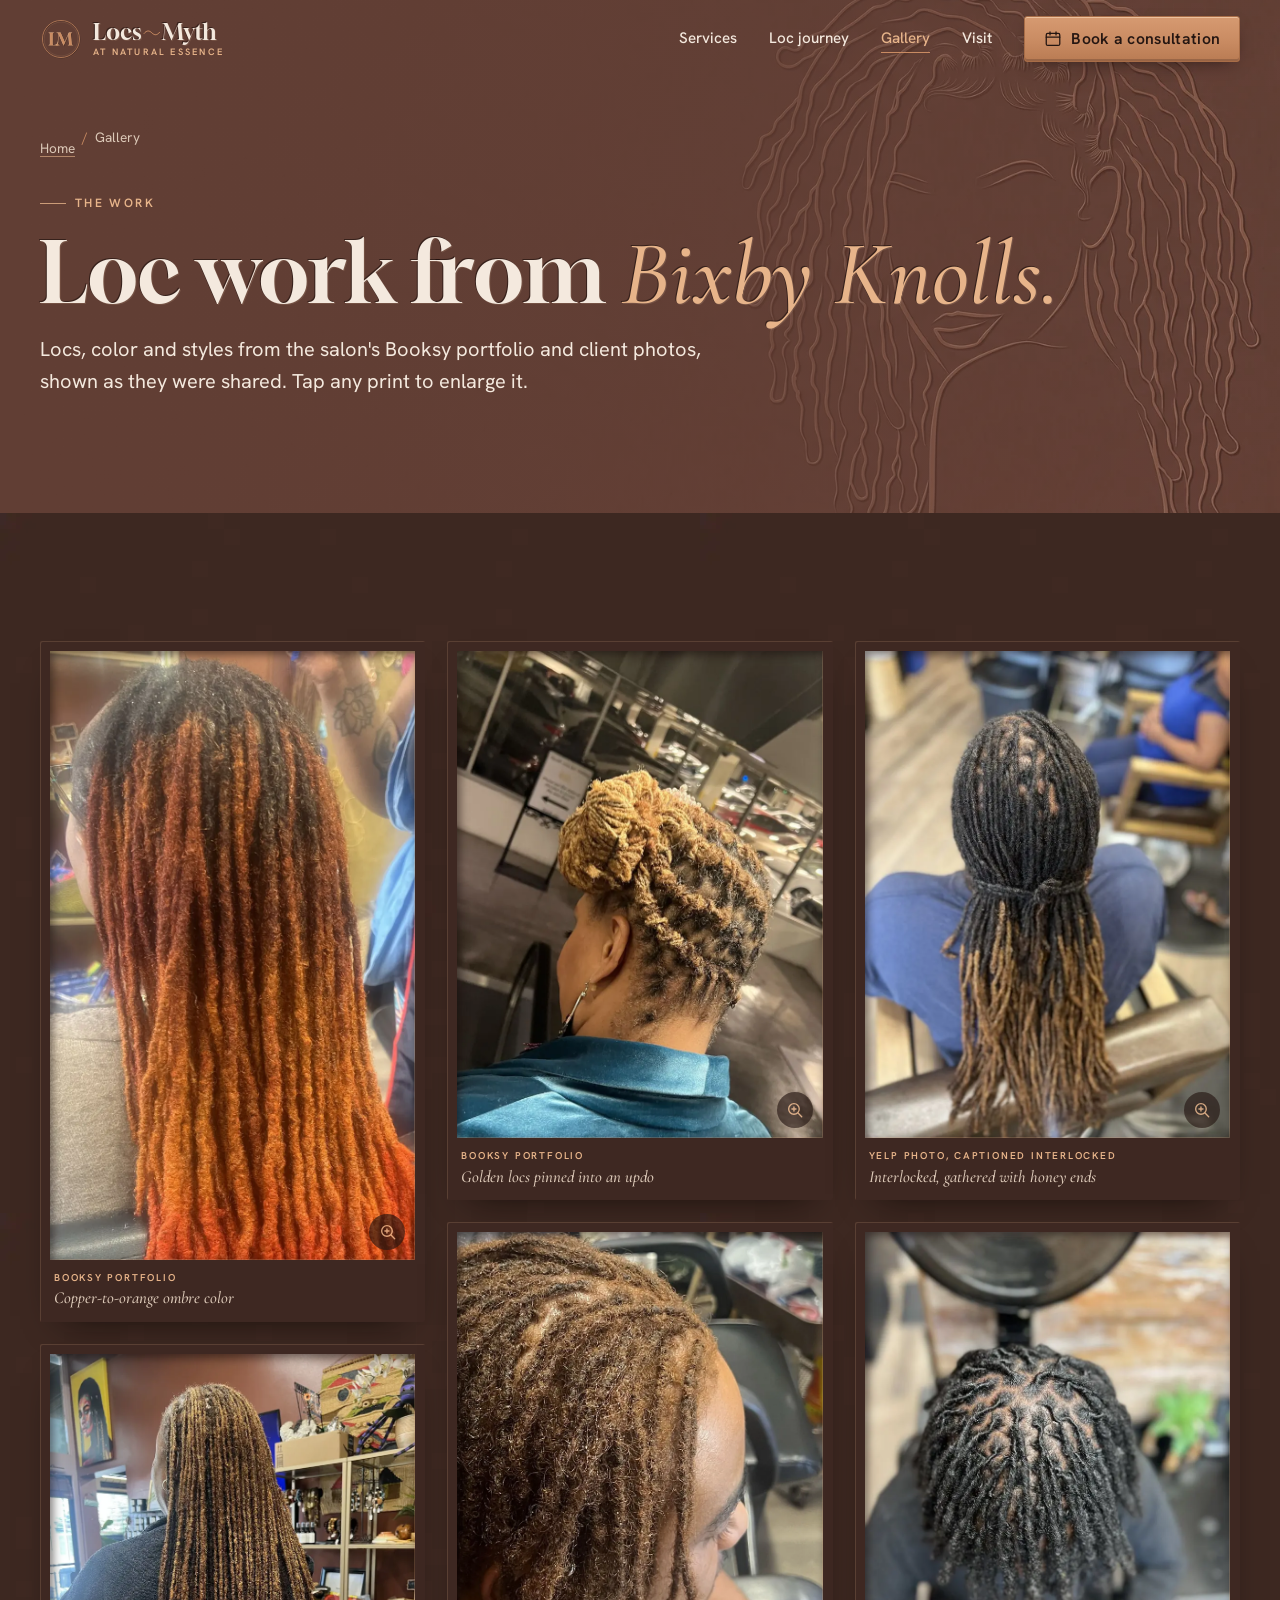
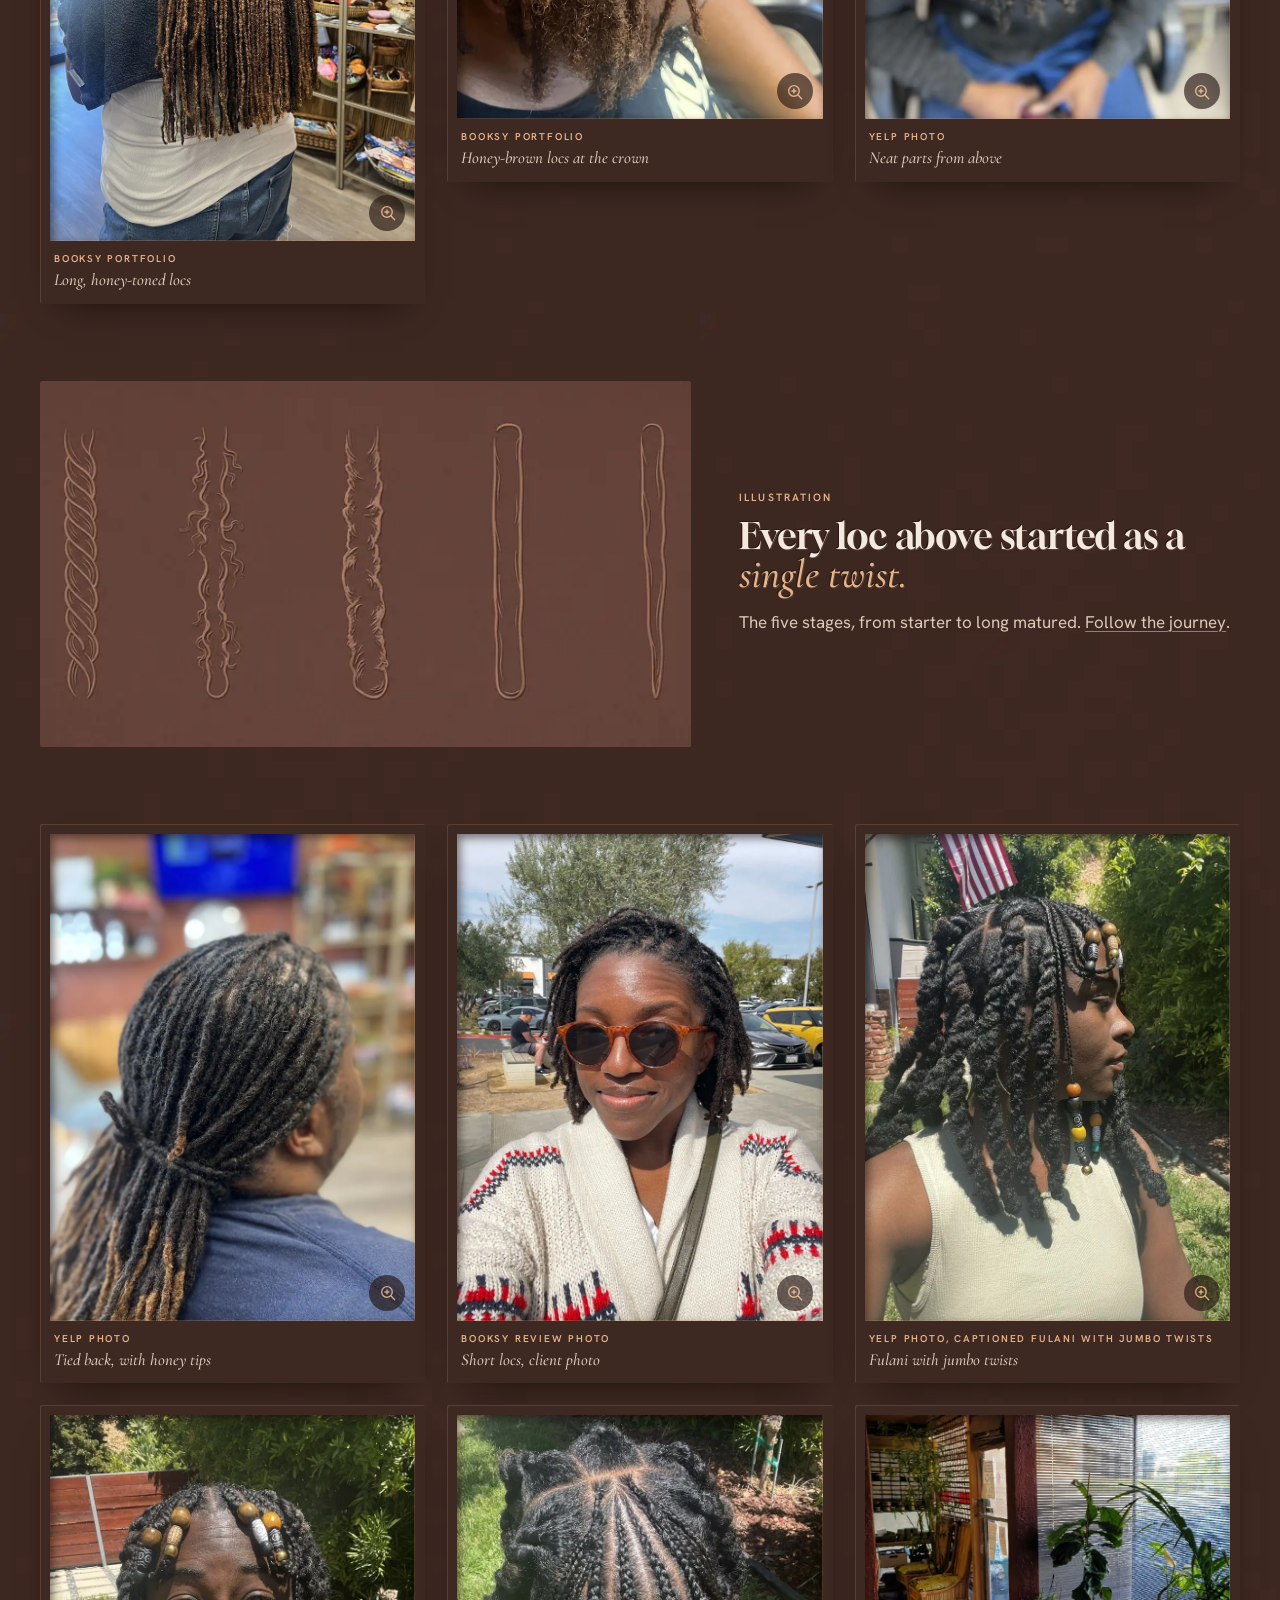
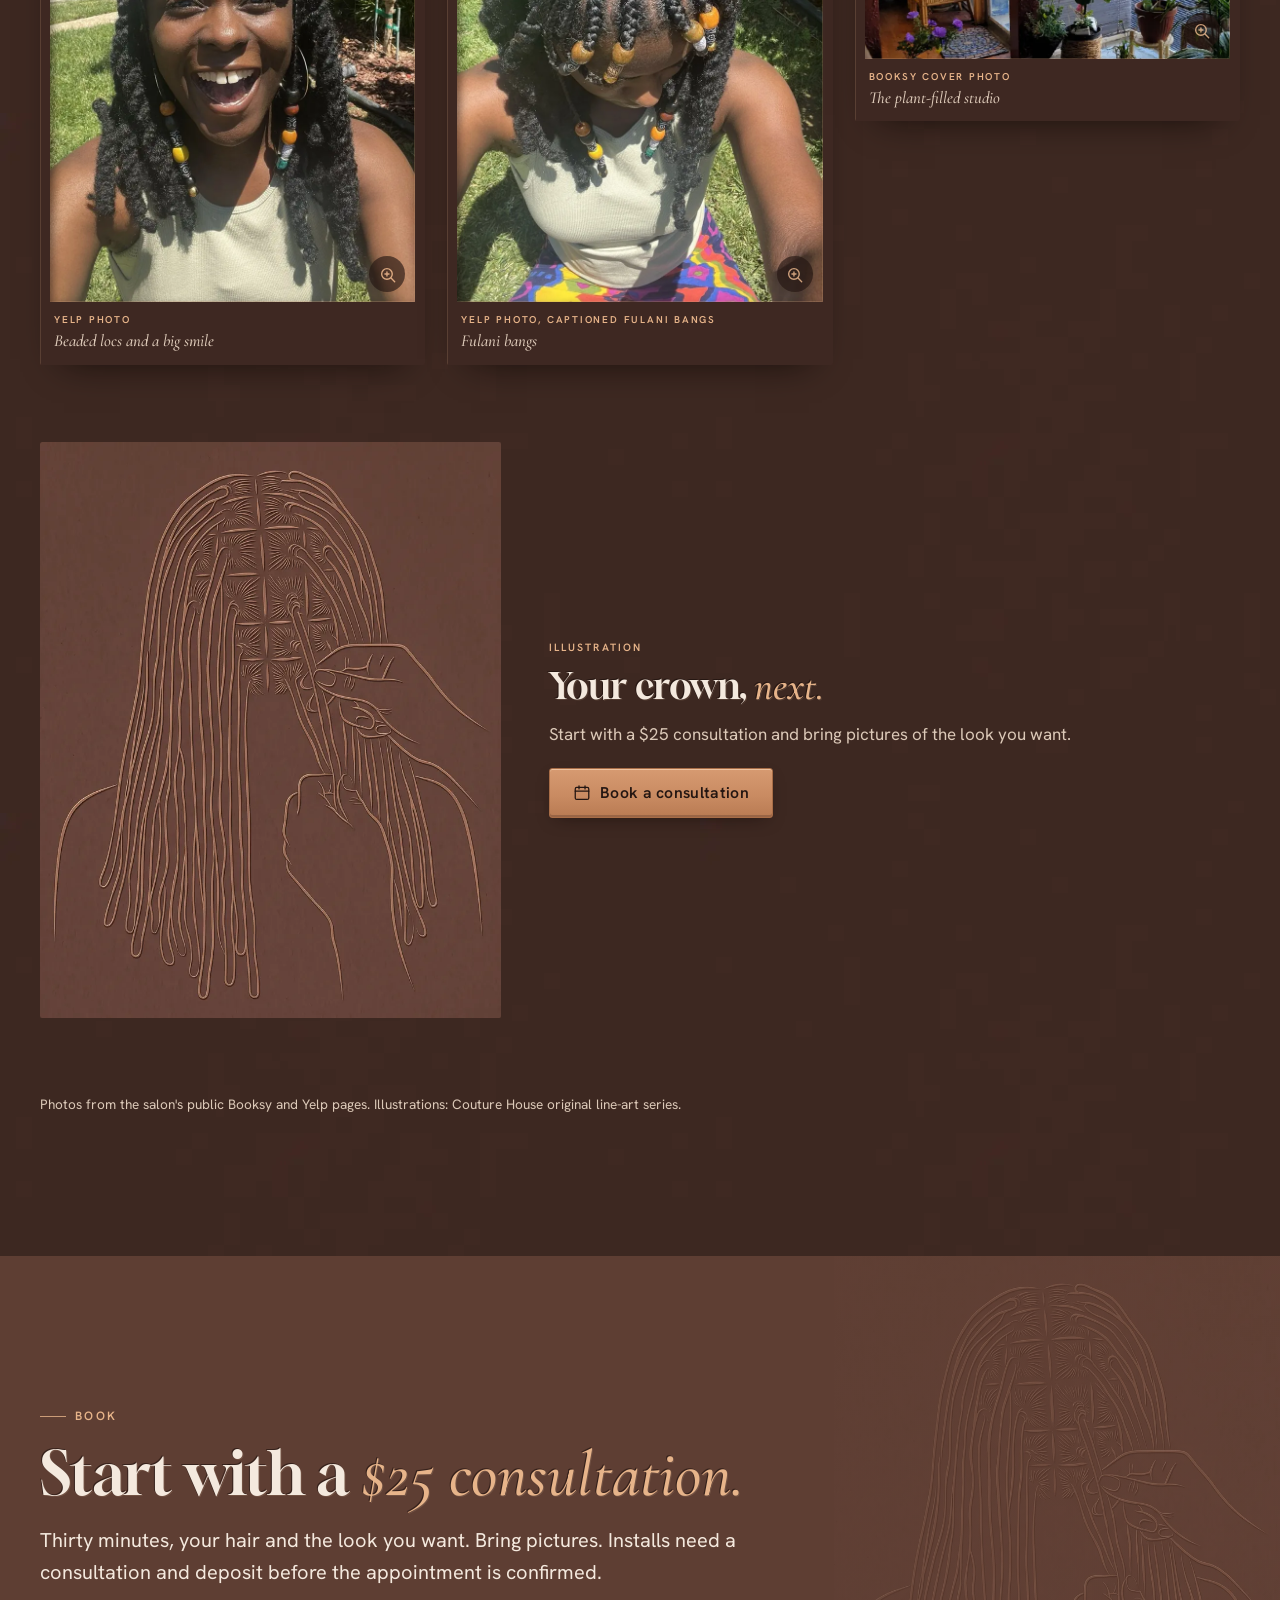
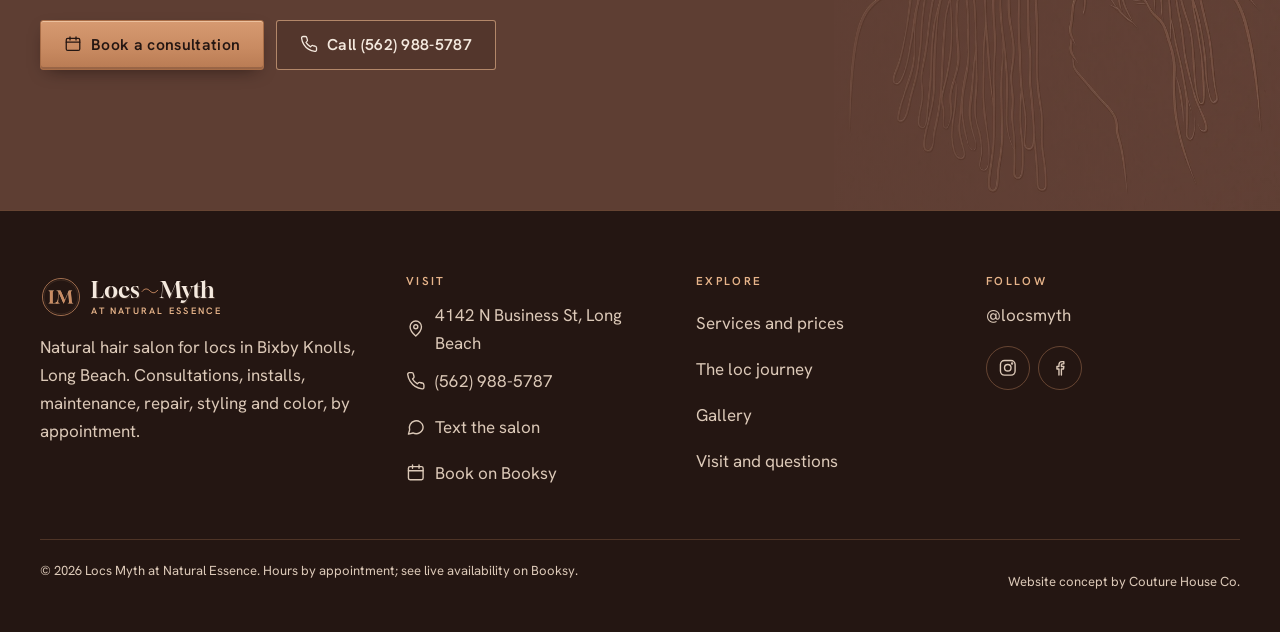
<file: gallery.html>
<!doctype html>
<html lang="en">
<head>
<meta charset="utf-8">
<meta name="viewport" content="width=device-width, initial-scale=1, viewport-fit=cover">
<title>Loc Gallery: Locs, Color and Styles | Locs Myth, Long Beach</title>
<meta name="description" content="Photos of loc work from Locs Myth at Natural Essence in Bixby Knolls, Long Beach: long locs, ombre color, updos, interlocking and styles.">
<link rel="canonical" href="https://locs-myth-natural-essence-demo.netlify.app/gallery.html">
<meta name="theme-color" content="#3E2822">
<meta name="format-detection" content="telephone=no">
<meta name="robots" content="index, follow, max-image-preview:large">
<meta property="og:type" content="website">
<meta property="og:site_name" content="Locs Myth at Natural Essence">
<meta property="og:title" content="Loc Gallery: Locs, Color and Styles | Locs Myth, Long Beach">
<meta property="og:description" content="Photos of loc work from Locs Myth at Natural Essence in Bixby Knolls, Long Beach: long locs, ombre color, updos, interlocking and styles.">
<meta property="og:url" content="https://locs-myth-natural-essence-demo.netlify.app/gallery.html">
<meta property="og:image" content="https://locs-myth-natural-essence-demo.netlify.app/assets/img/share-2.jpg">
<meta property="og:image:width" content="1200">
<meta property="og:image:height" content="630">
<meta property="og:image:type" content="image/jpeg">
<meta property="og:image:alt" content="Locs Myth at Natural Essence, Long Beach: Loc care from first twist to full crown. 4.4 Google, 5.0 Booksy.">
<meta property="og:locale" content="en_US">
<meta name="twitter:card" content="summary_large_image">
<meta name="twitter:title" content="Loc Gallery: Locs, Color and Styles | Locs Myth, Long Beach">
<meta name="twitter:description" content="Photos of loc work from Locs Myth at Natural Essence in Bixby Knolls, Long Beach: long locs, ombre color, updos, interlocking and styles.">
<meta name="twitter:image:alt" content="Locs Myth at Natural Essence, Long Beach: Loc care from first twist to full crown. 4.4 Google, 5.0 Booksy.">
<meta name="twitter:image" content="https://locs-myth-natural-essence-demo.netlify.app/assets/img/share-2.jpg">
<link rel="icon" href="assets/img/favicon.svg" type="image/svg+xml">
<link rel="icon" href="assets/img/favicon-32.png" sizes="32x32" type="image/png">
<link rel="apple-touch-icon" href="assets/img/apple-touch-icon.png">
<link rel="manifest" href="site.webmanifest">
<link rel="preload" href="assets/fonts/gloock-latin-400-normal.woff2" as="font" type="font/woff2" crossorigin>
<link rel="preload" href="assets/fonts/hanken-grotesk-latin-400-normal.woff2" as="font" type="font/woff2" crossorigin>
<link rel="stylesheet" href="assets/css/fonts.css?v=20261012a">
<link rel="stylesheet" href="assets/css/site.css?v=20261012a">
<script src="assets/js/js-flag.js"></script>
<script src="assets/js/site.js?v=20261012a" defer></script>
</head>
<body class="has-hero">
<a class="skip-link" href="#main">Skip to content</a>
<header class="site-header">
  <div class="wrap header-inner">
    <a class="brand" href="index.html" aria-label="Locs Myth at Natural Essence, home"><img src="assets/img/monogram.svg" width="42" height="42" alt=""><span class="brand__words" aria-hidden="true"><span class="brand__name">Locs<svg class="tilde" viewBox="0 0 40 14" aria-hidden="true" focusable="false"><path d="M2 9c6-8 12-8 18-2s12 6 18-2"/></svg>Myth</span><span class="brand__sub">at Natural Essence</span></span></a>
    <nav class="nav-desktop" aria-label="Main"><ul><li><a href="services.html">Services</a></li><li><a href="journey.html">Loc journey</a></li><li><a href="gallery.html" aria-current="page">Gallery</a></li><li><a href="visit.html">Visit</a></li></ul></nav>
    <a class="btn btn--copper header-cta" href="https://booksy.com/en-us/557302_locs-myth-at-natural-essence_hair-salon_103721_long-beach" rel="noopener"><svg class="icon" viewBox="0 0 24 24" aria-hidden="true" focusable="false"><rect x="3" y="4.5" width="18" height="16" rx="2"/><path d="M3 9.5h18M8 2.5v4M16 2.5v4"/></svg>Book a consultation</a>
    <button class="menu-toggle" type="button" aria-expanded="false" aria-controls="mobile-nav"><span class="bars" aria-hidden="true"><span></span><span></span><span></span></span><span class="label">Menu</span></button>
  </div>
</header>
<div class="mobile-nav" id="mobile-nav" role="dialog" aria-modal="true" aria-label="Site menu" hidden>
  <div class="mobile-nav__top"><a class="brand" href="index.html" aria-label="Locs Myth at Natural Essence, home"><img src="assets/img/monogram.svg" width="42" height="42" alt=""><span class="brand__words" aria-hidden="true"><span class="brand__name">Locs<svg class="tilde" viewBox="0 0 40 14" aria-hidden="true" focusable="false"><path d="M2 9c6-8 12-8 18-2s12 6 18-2"/></svg>Myth</span><span class="brand__sub">at Natural Essence</span></span></a><button class="close" type="button" aria-label="Close menu"><svg class="icon" viewBox="0 0 24 24" aria-hidden="true" focusable="false"><path d="M6 6l12 12M18 6 6 18"/></svg></button></div>
  <nav aria-label="Mobile"><ul><li><a href="index.html">Home<svg class="icon" viewBox="0 0 24 24" aria-hidden="true" focusable="false"><path d="M5 12h14M13 6l6 6-6 6"/></svg></a></li><li><a href="services.html">Services and prices<svg class="icon" viewBox="0 0 24 24" aria-hidden="true" focusable="false"><path d="M5 12h14M13 6l6 6-6 6"/></svg></a></li><li><a href="journey.html">The loc journey<svg class="icon" viewBox="0 0 24 24" aria-hidden="true" focusable="false"><path d="M5 12h14M13 6l6 6-6 6"/></svg></a></li><li><a href="gallery.html" aria-current="page">Gallery<svg class="icon" viewBox="0 0 24 24" aria-hidden="true" focusable="false"><path d="M5 12h14M13 6l6 6-6 6"/></svg></a></li><li><a href="visit.html">Visit and contact<svg class="icon" viewBox="0 0 24 24" aria-hidden="true" focusable="false"><path d="M5 12h14M13 6l6 6-6 6"/></svg></a></li></ul></nav>
  <div class="mobile-nav__foot">
    <a class="btn btn--copper" href="https://booksy.com/en-us/557302_locs-myth-at-natural-essence_hair-salon_103721_long-beach" rel="noopener"><svg class="icon" viewBox="0 0 24 24" aria-hidden="true" focusable="false"><rect x="3" y="4.5" width="18" height="16" rx="2"/><path d="M3 9.5h18M8 2.5v4M16 2.5v4"/></svg>Book a consultation on Booksy</a>
    <a class="btn btn--ghost" href="tel:+15629885787"><svg class="icon" viewBox="0 0 24 24" aria-hidden="true" focusable="false"><path d="M22 16.9v3a2 2 0 0 1-2.2 2 19.8 19.8 0 0 1-8.6-3.1 19.5 19.5 0 0 1-6-6A19.8 19.8 0 0 1 2.1 4.2 2 2 0 0 1 4.1 2h3a2 2 0 0 1 2 1.7c.1.9.4 1.8.7 2.7a2 2 0 0 1-.5 2.1L8 9.8a16 16 0 0 0 6 6l1.3-1.3a2 2 0 0 1 2.1-.4c.9.3 1.8.6 2.7.7a2 2 0 0 1 1.7 2z"/></svg>Call (562) 988-5787</a>
    <p>4142 N Business St, Long Beach, CA 90807<br>Bixby Knolls, by appointment</p>
  </div>
</div>
<main id="main" tabindex="-1">
<section class="page-hero page-hero--gallery">
  <div class="page-hero__art"><img src="assets/img/art-hero-desktop.webp" srcset="assets/img/art-hero-desktop-800.webp 800w, assets/img/art-hero-desktop.webp 1600w" sizes="100vw" width="1600" height="893" alt="Copper line art of a woman with locs on cocoa paper" decoding="async" fetchpriority="high"></div>
  <div class="wrap">
    <nav class="crumbs" aria-label="Breadcrumb"><ol><li><a href="index.html">Home</a></li><li aria-current="page">Gallery</li></ol></nav>
    <p class="eyebrow">The work</p>
    <h1 class="display h-xl press">Loc work from <span class="it">Bixby Knolls.</span></h1>
    <p class="lede">Locs, color and styles from the salon's Booksy portfolio and client photos, shown as they were shared. Tap any print to enlarge it.</p>
    
  </div>
</section>
<section class="sec sec--deep" aria-labelledby="g1-h">
  <div class="wrap">
    <h2 class="sr-only" id="g1-h">Locs and color</h2>
    <div class="prints"><figure class="print reveal print--tall"><button class="print__img" type="button" data-full="assets/img/copper-orange-ombre-locs.webp" data-w="1200" data-h="2046" data-caption="Copper-to-orange ombre color" aria-label="Enlarge photo: Copper-to-orange ombre color"><img src="assets/img/copper-orange-ombre-locs.webp" srcset="assets/img/copper-orange-ombre-locs-800.webp 800w, assets/img/copper-orange-ombre-locs.webp 1200w" sizes="(min-width: 760px) 33vw, 50vw" width="1200" height="2046" alt="Long locs colored in a copper-to-orange ombre, seen from the back" loading="lazy" decoding="async"><span class="zoom" aria-hidden="true"><svg class="icon" viewBox="0 0 24 24" aria-hidden="true" focusable="false"><circle cx="11" cy="11" r="6.5"/><path d="M16 16l4.5 4.5M11 8.5v5M8.5 11h5"/></svg></span></button><figcaption><b>Booksy portfolio</b>Copper-to-orange ombre color</figcaption></figure><figure class="print reveal "><button class="print__img" type="button" data-full="assets/img/long-honey-locs-back.webp" data-w="1200" data-h="1600" data-caption="Long, honey-toned locs" aria-label="Enlarge photo: Long, honey-toned locs"><img src="assets/img/long-honey-locs-back.webp" srcset="assets/img/long-honey-locs-back-800.webp 800w, assets/img/long-honey-locs-back.webp 1200w" sizes="(min-width: 760px) 33vw, 50vw" width="1200" height="1600" alt="Long locs with honey-blonde color, seen from the back in the salon" loading="lazy" decoding="async"><span class="zoom" aria-hidden="true"><svg class="icon" viewBox="0 0 24 24" aria-hidden="true" focusable="false"><circle cx="11" cy="11" r="6.5"/><path d="M16 16l4.5 4.5M11 8.5v5M8.5 11h5"/></svg></span></button><figcaption><b>Booksy portfolio</b>Long, honey-toned locs</figcaption></figure><figure class="print reveal "><button class="print__img" type="button" data-full="assets/img/golden-loc-updo-pinned.webp" data-w="1200" data-h="1536" data-caption="Golden locs pinned into an updo" aria-label="Enlarge photo: Golden locs pinned into an updo"><img src="assets/img/golden-loc-updo-pinned.webp" srcset="assets/img/golden-loc-updo-pinned-800.webp 800w, assets/img/golden-loc-updo-pinned.webp 1200w" sizes="(min-width: 760px) 33vw, 50vw" width="1200" height="1536" alt="Golden locs pinned up into a sculpted updo, side view" loading="lazy" decoding="async"><span class="zoom" aria-hidden="true"><svg class="icon" viewBox="0 0 24 24" aria-hidden="true" focusable="false"><circle cx="11" cy="11" r="6.5"/><path d="M16 16l4.5 4.5M11 8.5v5M8.5 11h5"/></svg></span></button><figcaption><b>Booksy portfolio</b>Golden locs pinned into an updo</figcaption></figure><figure class="print reveal "><button class="print__img" type="button" data-full="assets/img/honey-brown-locs-crown.webp" data-w="1200" data-h="1607" data-caption="Honey-brown locs at the crown" aria-label="Enlarge photo: Honey-brown locs at the crown"><img src="assets/img/honey-brown-locs-crown.webp" srcset="assets/img/honey-brown-locs-crown-800.webp 800w, assets/img/honey-brown-locs-crown.webp 1200w" sizes="(min-width: 760px) 33vw, 50vw" width="1200" height="1607" alt="Honey-brown locs at the crown of the head, seen from behind in the salon chair" loading="lazy" decoding="async"><span class="zoom" aria-hidden="true"><svg class="icon" viewBox="0 0 24 24" aria-hidden="true" focusable="false"><circle cx="11" cy="11" r="6.5"/><path d="M16 16l4.5 4.5M11 8.5v5M8.5 11h5"/></svg></span></button><figcaption><b>Booksy portfolio</b>Honey-brown locs at the crown</figcaption></figure><figure class="print reveal "><button class="print__img" type="button" data-full="assets/img/interlocked-locs-honey-ends.webp" data-w="750" data-h="1000" data-caption="Interlocked, gathered with honey ends" aria-label="Enlarge photo: Interlocked, gathered with honey ends"><img src="assets/img/interlocked-locs-honey-ends.webp" width="750" height="1000" alt="Interlocked locs gathered at the neck, with honey-colored ends" loading="lazy" decoding="async"><span class="zoom" aria-hidden="true"><svg class="icon" viewBox="0 0 24 24" aria-hidden="true" focusable="false"><circle cx="11" cy="11" r="6.5"/><path d="M16 16l4.5 4.5M11 8.5v5M8.5 11h5"/></svg></span></button><figcaption><b>Yelp photo, captioned Interlocked</b>Interlocked, gathered with honey ends</figcaption></figure><figure class="print reveal "><button class="print__img" type="button" data-full="assets/img/fresh-retwist-top-view.webp" data-w="750" data-h="1000" data-caption="Neat parts from above" aria-label="Enlarge photo: Neat parts from above"><img src="assets/img/fresh-retwist-top-view.webp" width="750" height="1000" alt="Top-down view of neat loc parts after maintenance" loading="lazy" decoding="async"><span class="zoom" aria-hidden="true"><svg class="icon" viewBox="0 0 24 24" aria-hidden="true" focusable="false"><circle cx="11" cy="11" r="6.5"/><path d="M16 16l4.5 4.5M11 8.5v5M8.5 11h5"/></svg></span></button><figcaption><b>Yelp photo</b>Neat parts from above</figcaption></figure></div>

    <div class="art-break">
      <div class="art-break__img"><img src="assets/img/art-loc-journey-stages.webp" srcset="assets/img/art-loc-journey-stages-800.webp 800w, assets/img/art-loc-journey-stages.webp 1600w" sizes="(min-width: 860px) 60vw, 100vw" width="1600" height="679" alt="Illustration: five single locs embossed in copper, from starter twist to long matured" loading="lazy" decoding="async"></div>
      <div>
        <p class="tag">Illustration</p>
        <p class="display h-md">Every loc above started as a <span class="it">single twist.</span></p>
        <p class="muted">The five stages, from starter to long matured. <a href="journey.html">Follow the journey</a>.</p>
      </div>
    </div>

    <h2 class="sr-only">Styles, braids and the studio</h2>
    <div class="prints"><figure class="print reveal "><button class="print__img" type="button" data-full="assets/img/locs-ponytail-honey-tips.webp" data-w="750" data-h="1000" data-caption="Tied back, with honey tips" aria-label="Enlarge photo: Tied back, with honey tips"><img src="assets/img/locs-ponytail-honey-tips.webp" width="750" height="1000" alt="Locs tied back at the nape with honey-colored tips" loading="lazy" decoding="async"><span class="zoom" aria-hidden="true"><svg class="icon" viewBox="0 0 24 24" aria-hidden="true" focusable="false"><circle cx="11" cy="11" r="6.5"/><path d="M16 16l4.5 4.5M11 8.5v5M8.5 11h5"/></svg></span></button><figcaption><b>Yelp photo</b>Tied back, with honey tips</figcaption></figure><figure class="print reveal "><button class="print__img" type="button" data-full="assets/img/beaded-locs-client-smile.webp" data-w="750" data-h="1000" data-caption="Beaded locs and a big smile" aria-label="Enlarge photo: Beaded locs and a big smile"><img src="assets/img/beaded-locs-client-smile.webp" width="750" height="1000" alt="Smiling client with shoulder-length locs decorated with wooden beads" loading="lazy" decoding="async"><span class="zoom" aria-hidden="true"><svg class="icon" viewBox="0 0 24 24" aria-hidden="true" focusable="false"><circle cx="11" cy="11" r="6.5"/><path d="M16 16l4.5 4.5M11 8.5v5M8.5 11h5"/></svg></span></button><figcaption><b>Yelp photo</b>Beaded locs and a big smile</figcaption></figure><figure class="print reveal "><button class="print__img" type="button" data-full="assets/img/short-locs-client-selfie.webp" data-w="810" data-h="1080" data-caption="Short locs, client photo" aria-label="Enlarge photo: Short locs, client photo"><img src="assets/img/short-locs-client-selfie.webp" width="810" height="1080" alt="Client smiling in sunglasses with short, freshly styled locs" loading="lazy" decoding="async"><span class="zoom" aria-hidden="true"><svg class="icon" viewBox="0 0 24 24" aria-hidden="true" focusable="false"><circle cx="11" cy="11" r="6.5"/><path d="M16 16l4.5 4.5M11 8.5v5M8.5 11h5"/></svg></span></button><figcaption><b>Booksy review photo</b>Short locs, client photo</figcaption></figure><figure class="print reveal "><button class="print__img" type="button" data-full="assets/img/fulani-braids-with-bangs.webp" data-w="750" data-h="1000" data-caption="Fulani bangs" aria-label="Enlarge photo: Fulani bangs"><img src="assets/img/fulani-braids-with-bangs.webp" width="750" height="1000" alt="Fulani-style braids with bangs and beads, seen from above" loading="lazy" decoding="async"><span class="zoom" aria-hidden="true"><svg class="icon" viewBox="0 0 24 24" aria-hidden="true" focusable="false"><circle cx="11" cy="11" r="6.5"/><path d="M16 16l4.5 4.5M11 8.5v5M8.5 11h5"/></svg></span></button><figcaption><b>Yelp photo, captioned Fulani bangs</b>Fulani bangs</figcaption></figure><figure class="print reveal "><button class="print__img" type="button" data-full="assets/img/fulani-braids-jumbo-twists.webp" data-w="750" data-h="1000" data-caption="Fulani with jumbo twists" aria-label="Enlarge photo: Fulani with jumbo twists"><img src="assets/img/fulani-braids-jumbo-twists.webp" width="750" height="1000" alt="Fulani braids at the front with jumbo twists and beads, side profile" loading="lazy" decoding="async"><span class="zoom" aria-hidden="true"><svg class="icon" viewBox="0 0 24 24" aria-hidden="true" focusable="false"><circle cx="11" cy="11" r="6.5"/><path d="M16 16l4.5 4.5M11 8.5v5M8.5 11h5"/></svg></span></button><figcaption><b>Yelp photo, captioned Fulani with jumbo twists</b>Fulani with jumbo twists</figcaption></figure><figure class="print reveal print--wide"><button class="print__img" type="button" data-full="assets/img/salon-interior-plants.webp" data-w="1068" data-h="708" data-caption="The plant-filled studio" aria-label="Enlarge photo: The plant-filled studio"><img src="assets/img/salon-interior-plants.webp" srcset="assets/img/salon-interior-plants-800.webp 800w, assets/img/salon-interior-plants.webp 1068w" sizes="(min-width: 760px) 33vw, 50vw" width="1068" height="708" alt="Inside the salon: wood shelving, wicker chairs and potted plants by the front window" loading="lazy" decoding="async"><span class="zoom" aria-hidden="true"><svg class="icon" viewBox="0 0 24 24" aria-hidden="true" focusable="false"><circle cx="11" cy="11" r="6.5"/><path d="M16 16l4.5 4.5M11 8.5v5M8.5 11h5"/></svg></span></button><figcaption><b>Booksy cover photo</b>The plant-filled studio</figcaption></figure></div>

    <div class="art-break art-break--portrait">
      <div class="art-break__img"><img src="assets/img/art-retwist-hands.webp" srcset="assets/img/art-retwist-hands-800.webp 800w, assets/img/art-retwist-hands.webp 1200w" sizes="(min-width: 860px) 40vw, 100vw" width="1200" height="1490" alt="Illustration: a loctician palm-rolling a loc at the root, embossed in copper line art" loading="lazy" decoding="async"></div>
      <div>
        <p class="tag">Illustration</p>
        <p class="display h-md">Your crown, <span class="it">next.</span></p>
        <p class="muted">Start with a $25 consultation and bring pictures of the look you want.</p>
        <div class="btn-row"><a class="btn btn--copper" href="https://booksy.com/en-us/557302_locs-myth-at-natural-essence_hair-salon_103721_long-beach" rel="noopener"><svg class="icon" viewBox="0 0 24 24" aria-hidden="true" focusable="false"><rect x="3" y="4.5" width="18" height="16" rx="2"/><path d="M3 9.5h18M8 2.5v4M16 2.5v4"/></svg>Book a consultation</a></div>
      </div>
    </div>
    <p class="fine">Photos from the salon's public Booksy and Yelp pages. Illustrations: Couture House original line-art series.</p>
  </div>
</section>
<dialog class="lightbox" id="lightbox" aria-label="Photo viewer">
  <div class="lightbox__bar"><span class="lightbox__count">1 of 12</span><button class="lb-btn" type="button" data-lb="close" aria-label="Close photo viewer"><svg class="icon" viewBox="0 0 24 24" aria-hidden="true" focusable="false"><path d="M6 6l12 12M18 6 6 18"/></svg></button></div>
  <figure class="lightbox__fig"><img src="assets/img/long-honey-locs-back-800.webp" width="800" height="1067" alt=""><figcaption></figcaption></figure>
  <div class="lightbox__nav"><button class="lb-btn" type="button" data-lb="prev" aria-label="Previous photo"><svg class="icon" viewBox="0 0 24 24" aria-hidden="true" focusable="false"><path d="M15 5l-7 7 7 7"/></svg></button><button class="lb-btn" type="button" data-lb="next" aria-label="Next photo"><svg class="icon" viewBox="0 0 24 24" aria-hidden="true" focusable="false"><path d="M9 5l7 7-7 7"/></svg></button></div>
</dialog>
<section class="cta-band" aria-labelledby="cta-h">
  <div class="cta-band__art"><img src="assets/img/art-retwist-hands.webp" srcset="assets/img/art-retwist-hands-800.webp 800w, assets/img/art-retwist-hands.webp 1200w" sizes="(min-width: 760px) 50vw, 100vw" width="1200" height="1490" alt="Illustration: a loctician&#x27;s hands palm-rolling a loc at the root, embossed in copper line art" loading="lazy" decoding="async"></div>
  <div class="wrap">
    <p class="eyebrow">Book</p>
    <h2 class="display h-lg" id="cta-h">Start with a <span class="it">$25 consultation.</span></h2>
    <p class="lede">Thirty minutes, your hair and the look you want. Bring pictures. Installs need a consultation and deposit before the appointment is confirmed.</p>
    <div class="btn-row"><a class="btn btn--copper" href="https://booksy.com/en-us/557302_locs-myth-at-natural-essence_hair-salon_103721_long-beach" rel="noopener"><svg class="icon" viewBox="0 0 24 24" aria-hidden="true" focusable="false"><rect x="3" y="4.5" width="18" height="16" rx="2"/><path d="M3 9.5h18M8 2.5v4M16 2.5v4"/></svg>Book a consultation</a><a class="btn btn--ghost" href="tel:+15629885787"><svg class="icon" viewBox="0 0 24 24" aria-hidden="true" focusable="false"><path d="M22 16.9v3a2 2 0 0 1-2.2 2 19.8 19.8 0 0 1-8.6-3.1 19.5 19.5 0 0 1-6-6A19.8 19.8 0 0 1 2.1 4.2 2 2 0 0 1 4.1 2h3a2 2 0 0 1 2 1.7c.1.9.4 1.8.7 2.7a2 2 0 0 1-.5 2.1L8 9.8a16 16 0 0 0 6 6l1.3-1.3a2 2 0 0 1 2.1-.4c.9.3 1.8.6 2.7.7a2 2 0 0 1 1.7 2z"/></svg>Call (562) 988-5787</a></div>
  </div>
</section>
</main>
<footer class="site-footer">
  <div class="wrap">
    <div class="foot-grid">
      <div>
        <a class="brand" href="index.html" aria-label="Locs Myth at Natural Essence, home"><img src="assets/img/monogram.svg" width="42" height="42" alt=""><span class="brand__words" aria-hidden="true"><span class="brand__name">Locs<svg class="tilde" viewBox="0 0 40 14" aria-hidden="true" focusable="false"><path d="M2 9c6-8 12-8 18-2s12 6 18-2"/></svg>Myth</span><span class="brand__sub">at Natural Essence</span></span></a>
        <p>Natural hair salon for locs in Bixby Knolls, Long Beach. Consultations, installs, maintenance, repair, styling and color, by appointment.</p>
      </div>
      <div>
        <h2>Visit</h2>
        <ul>
          <li><a href="https://www.google.com/maps/search/?api=1&query=Locs+Myth+at+Natural+Essence%2C+4142+N+Business+St%2C+Long+Beach%2C+CA+90807&query_place_id=ChIJFasW3J0z3YARw0QPgNDAGRI" rel="noopener"><svg class="icon" viewBox="0 0 24 24" aria-hidden="true" focusable="false"><path d="M12 21s-7-6.2-7-11.5a7 7 0 0 1 14 0C19 14.8 12 21 12 21z"/><circle cx="12" cy="9.5" r="2.5"/></svg>4142 N Business St, Long Beach</a></li>
          <li><a href="tel:+15629885787"><svg class="icon" viewBox="0 0 24 24" aria-hidden="true" focusable="false"><path d="M22 16.9v3a2 2 0 0 1-2.2 2 19.8 19.8 0 0 1-8.6-3.1 19.5 19.5 0 0 1-6-6A19.8 19.8 0 0 1 2.1 4.2 2 2 0 0 1 4.1 2h3a2 2 0 0 1 2 1.7c.1.9.4 1.8.7 2.7a2 2 0 0 1-.5 2.1L8 9.8a16 16 0 0 0 6 6l1.3-1.3a2 2 0 0 1 2.1-.4c.9.3 1.8.6 2.7.7a2 2 0 0 1 1.7 2z"/></svg>(562) 988-5787</a></li>
          <li><a href="sms:+15629885787"><svg class="icon" viewBox="0 0 24 24" aria-hidden="true" focusable="false"><path d="M21 12a8.5 8.5 0 0 1-12.4 7.6L3 21l1.5-5.2A8.5 8.5 0 1 1 21 12z"/></svg>Text the salon</a></li>
          <li><a href="https://booksy.com/en-us/557302_locs-myth-at-natural-essence_hair-salon_103721_long-beach" rel="noopener"><svg class="icon" viewBox="0 0 24 24" aria-hidden="true" focusable="false"><rect x="3" y="4.5" width="18" height="16" rx="2"/><path d="M3 9.5h18M8 2.5v4M16 2.5v4"/></svg>Book on Booksy</a></li>
        </ul>
      </div>
      <div>
        <h2>Explore</h2>
        <ul>
          <li><a href="services.html">Services and prices</a></li>
          <li><a href="journey.html">The loc journey</a></li>
          <li><a href="gallery.html">Gallery</a></li>
          <li><a href="visit.html">Visit and questions</a></li>
        </ul>
      </div>
      <div>
        <h2>Follow</h2>
        <p>@locsmyth</p>
        <div class="socials">
          <a href="https://www.instagram.com/locsmyth/" rel="noopener" aria-label="Locs Myth on Instagram"><svg class="icon" viewBox="0 0 24 24" aria-hidden="true" focusable="false"><rect x="3" y="3" width="18" height="18" rx="5"/><circle cx="12" cy="12" r="4"/><circle cx="17.3" cy="6.7" r=".6"/></svg></a>
          <a href="https://www.facebook.com/Locsmyth" rel="noopener" aria-label="Locs Myth on Facebook"><svg class="icon" viewBox="0 0 24 24" aria-hidden="true" focusable="false"><path d="M14 21v-7.5h2.6l.4-3H14V8.7c0-.9.3-1.5 1.5-1.5H17V4.5c-.3 0-1.2-.1-2.3-.1-2.3 0-3.7 1.4-3.7 3.9v2.2H8.5v3H11V21"/></svg></a>
        </div>
      </div>
    </div>
    <div class="foot-base">
      <span>&copy; 2026 Locs Myth at Natural Essence. Hours by appointment; see live availability on Booksy.</span>
      <a href="https://couturehouse.co" rel="noopener">Website concept by Couture House Co.</a>
    </div>
  </div>
</footer>
<div class="action-bar" aria-label="Quick actions">
  <a class="btn btn--copper" href="https://booksy.com/en-us/557302_locs-myth-at-natural-essence_hair-salon_103721_long-beach" rel="noopener"><svg class="icon" viewBox="0 0 24 24" aria-hidden="true" focusable="false"><rect x="3" y="4.5" width="18" height="16" rx="2"/><path d="M3 9.5h18M8 2.5v4M16 2.5v4"/></svg>Book a consultation</a>
  <a class="btn btn--ghost" href="tel:+15629885787"><svg class="icon" viewBox="0 0 24 24" aria-hidden="true" focusable="false"><path d="M22 16.9v3a2 2 0 0 1-2.2 2 19.8 19.8 0 0 1-8.6-3.1 19.5 19.5 0 0 1-6-6A19.8 19.8 0 0 1 2.1 4.2 2 2 0 0 1 4.1 2h3a2 2 0 0 1 2 1.7c.1.9.4 1.8.7 2.7a2 2 0 0 1-.5 2.1L8 9.8a16 16 0 0 0 6 6l1.3-1.3a2 2 0 0 1 2.1-.4c.9.3 1.8.6 2.7.7a2 2 0 0 1 1.7 2z"/></svg>Call</a>
</div>
<script type="application/ld+json">{"@context":"https://schema.org","@type":"HairSalon","@id":"https://locs-myth-natural-essence-demo.netlify.app/#salon","name":"Locs Myth at Natural Essence","alternateName":["Locs~Myth at Natural Essence","Locsmyth"],"description":"Natural hair salon in Bixby Knolls, Long Beach, focused on locs: consultations, traditional and micro loc installs, Sisterlock installation, interlocking and palm-roll maintenance, repair treatments, styling and color.","url":"https://locs-myth-natural-essence-demo.netlify.app/","logo":"https://locs-myth-natural-essence-demo.netlify.app/assets/img/icon-512.png","image":["https://locs-myth-natural-essence-demo.netlify.app/assets/img/share-2.jpg","https://locs-myth-natural-essence-demo.netlify.app/assets/img/salon-interior-plants.webp"],"telephone":"+1-562-988-5787","address":{"@type":"PostalAddress","streetAddress":"4142 N Business St","addressLocality":"Long Beach","addressRegion":"CA","postalCode":"90807","addressCountry":"US"},"areaServed":[{"@type":"Place","name":"Bixby Knolls, Long Beach, CA"},{"@type":"City","name":"Long Beach, CA"}],"priceRange":"$$","currenciesAccepted":"USD","hasMap":"https://www.google.com/maps/search/?api=1&query=Locs+Myth+at+Natural+Essence%2C+4142+N+Business+St%2C+Long+Beach%2C+CA+90807&query_place_id=ChIJFasW3J0z3YARw0QPgNDAGRI","sameAs":["https://www.instagram.com/locsmyth/","https://www.facebook.com/Locsmyth","https://booksy.com/en-us/557302_locs-myth-at-natural-essence_hair-salon_103721_long-beach","https://www.yelp.com/biz/locs-myth-at-natural-essence-long-beach-2"],"potentialAction":{"@type":"ReserveAction","target":"https://booksy.com/en-us/557302_locs-myth-at-natural-essence_hair-salon_103721_long-beach","name":"Book on Booksy"}}</script>
<script type="application/ld+json">{"@context":"https://schema.org","@type":"BreadcrumbList","itemListElement":[{"@type":"ListItem","position":1,"name":"Home","item":"https://locs-myth-natural-essence-demo.netlify.app/"},{"@type":"ListItem","position":2,"name":"Gallery","item":"https://locs-myth-natural-essence-demo.netlify.app/gallery.html"}]}</script>
</body>
</html>
</file>
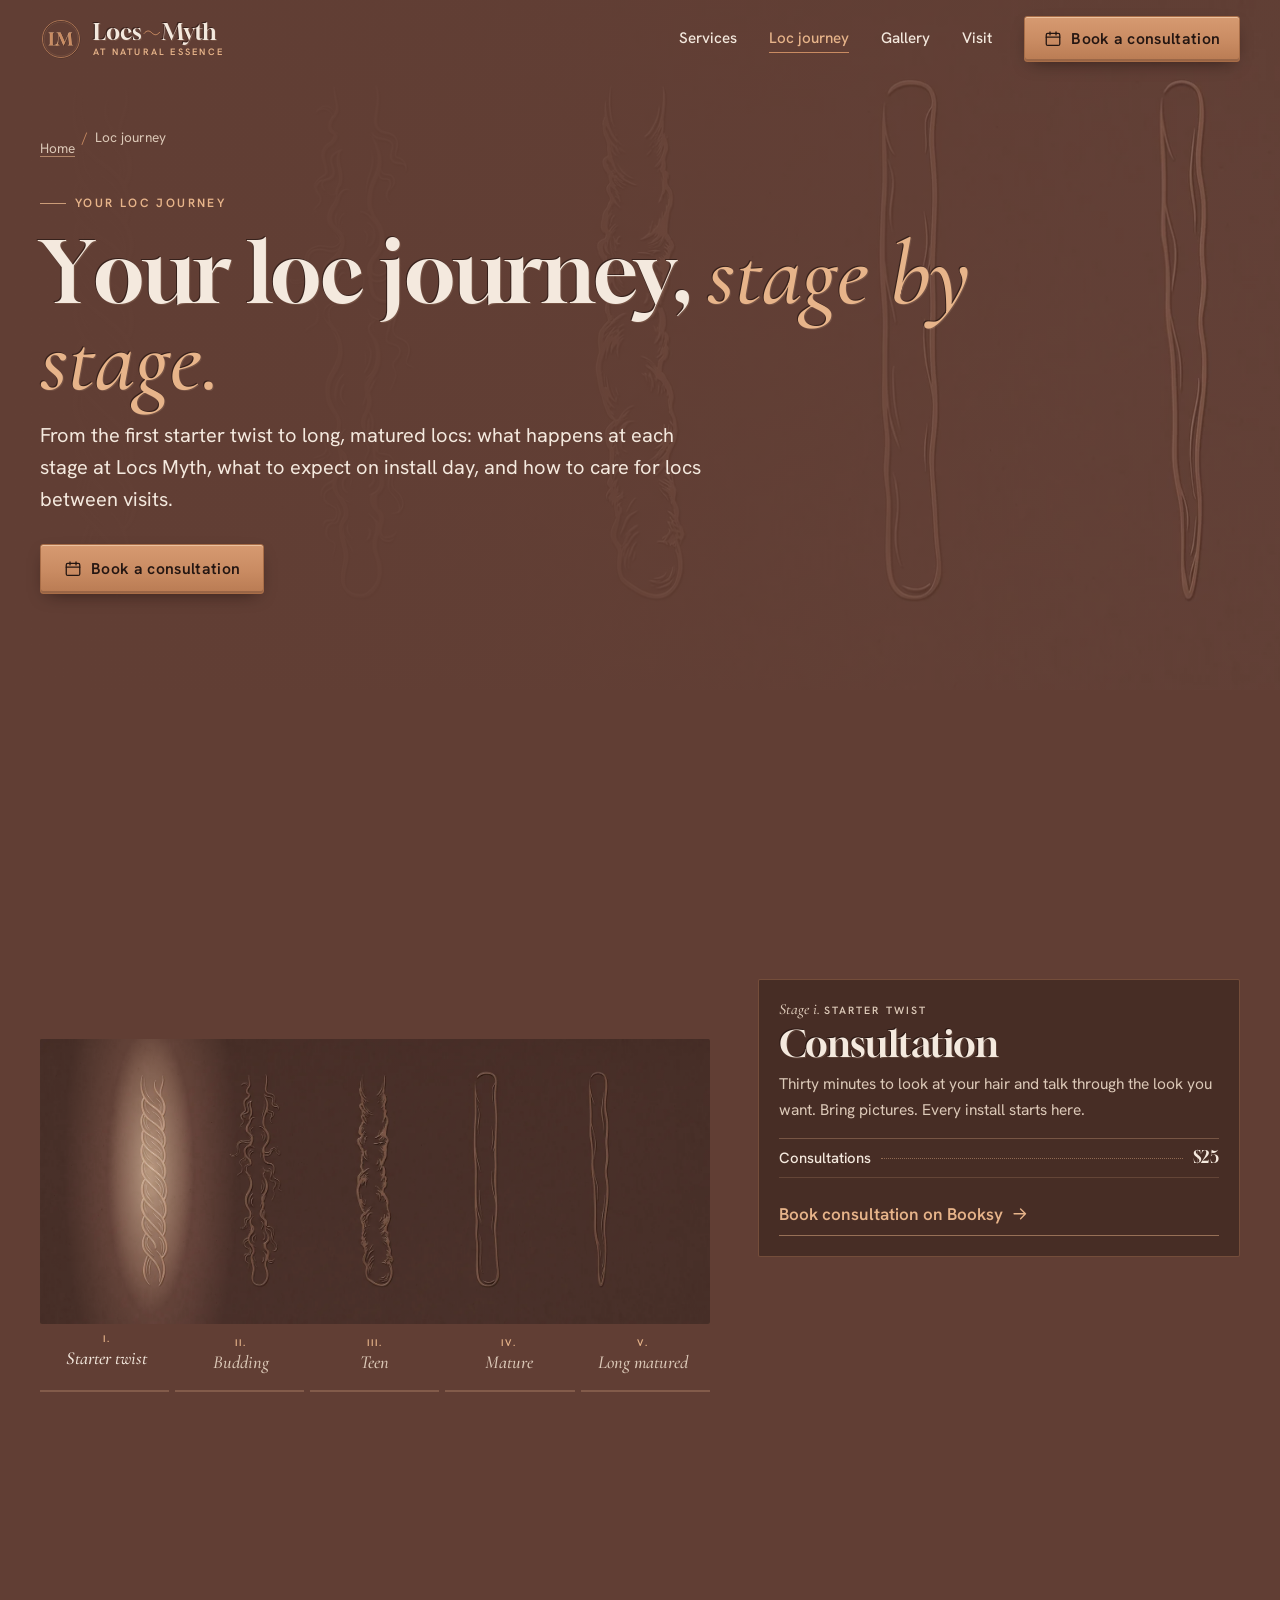
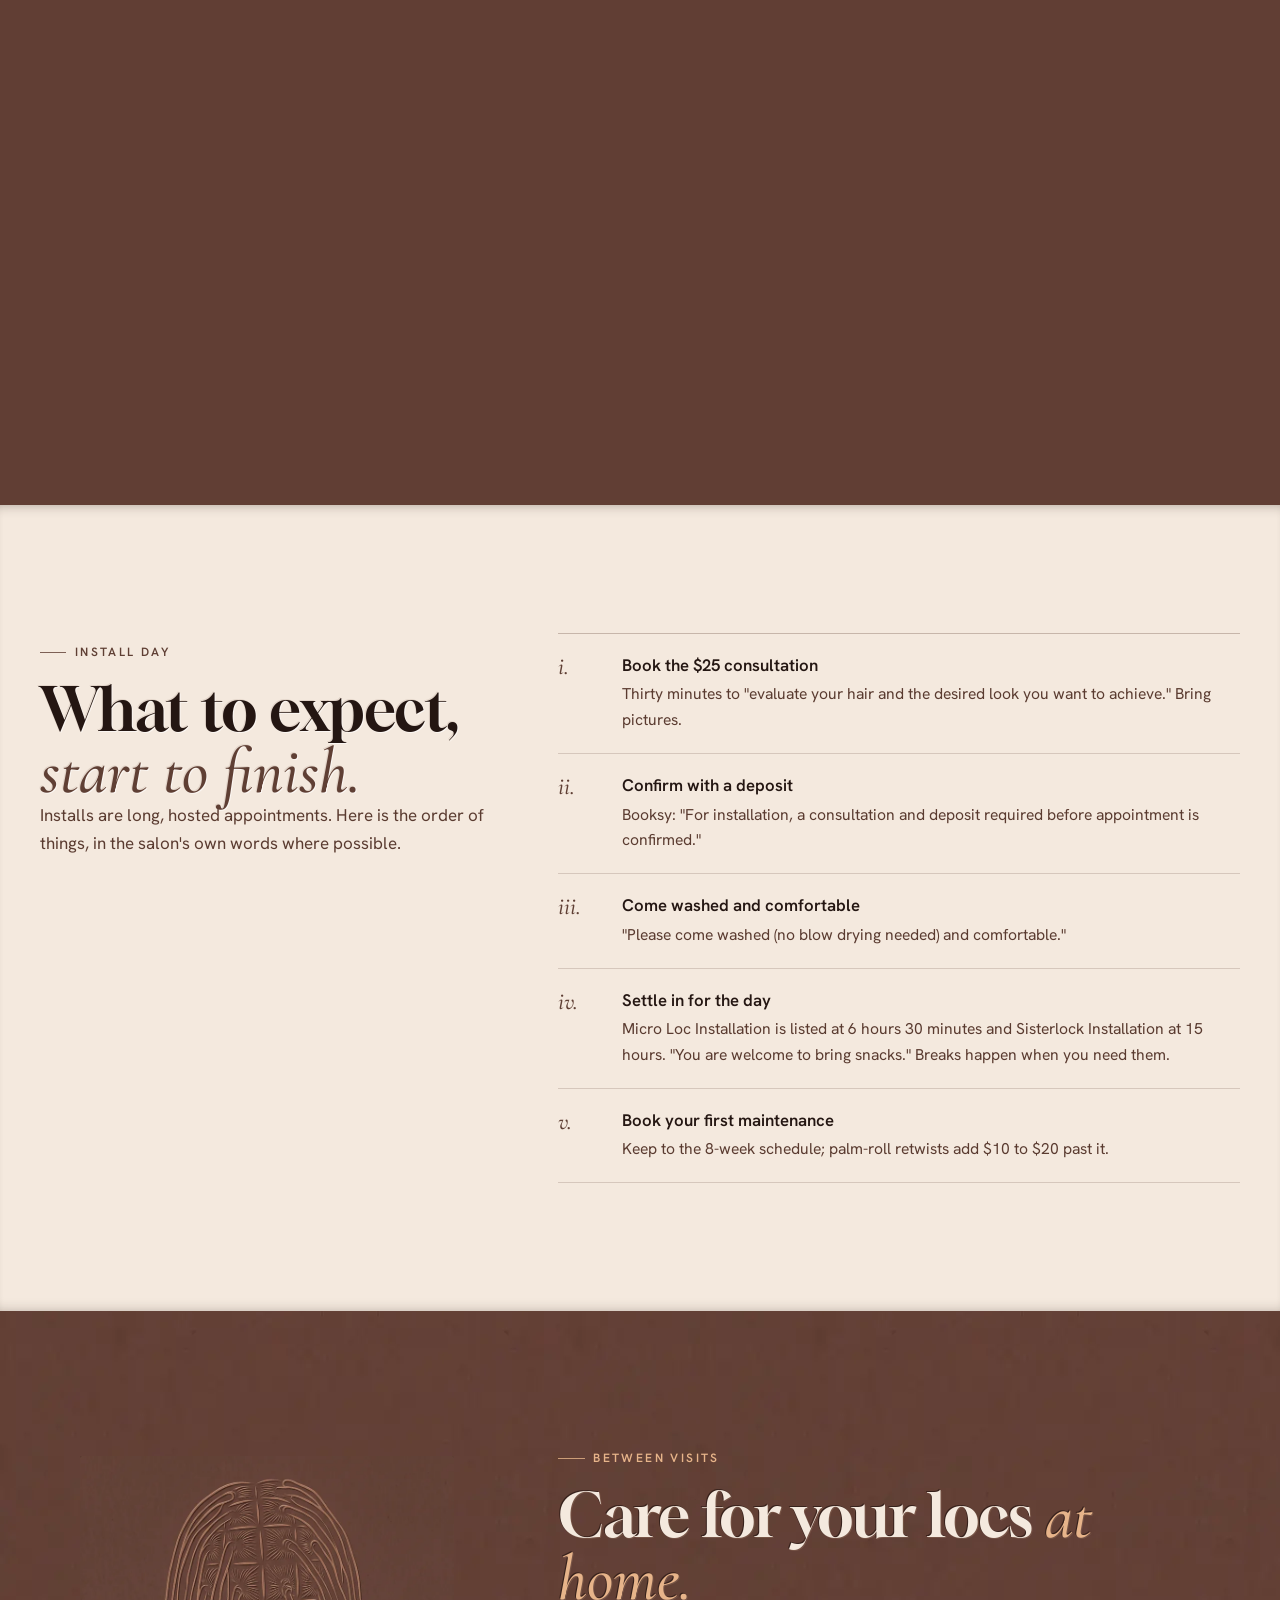
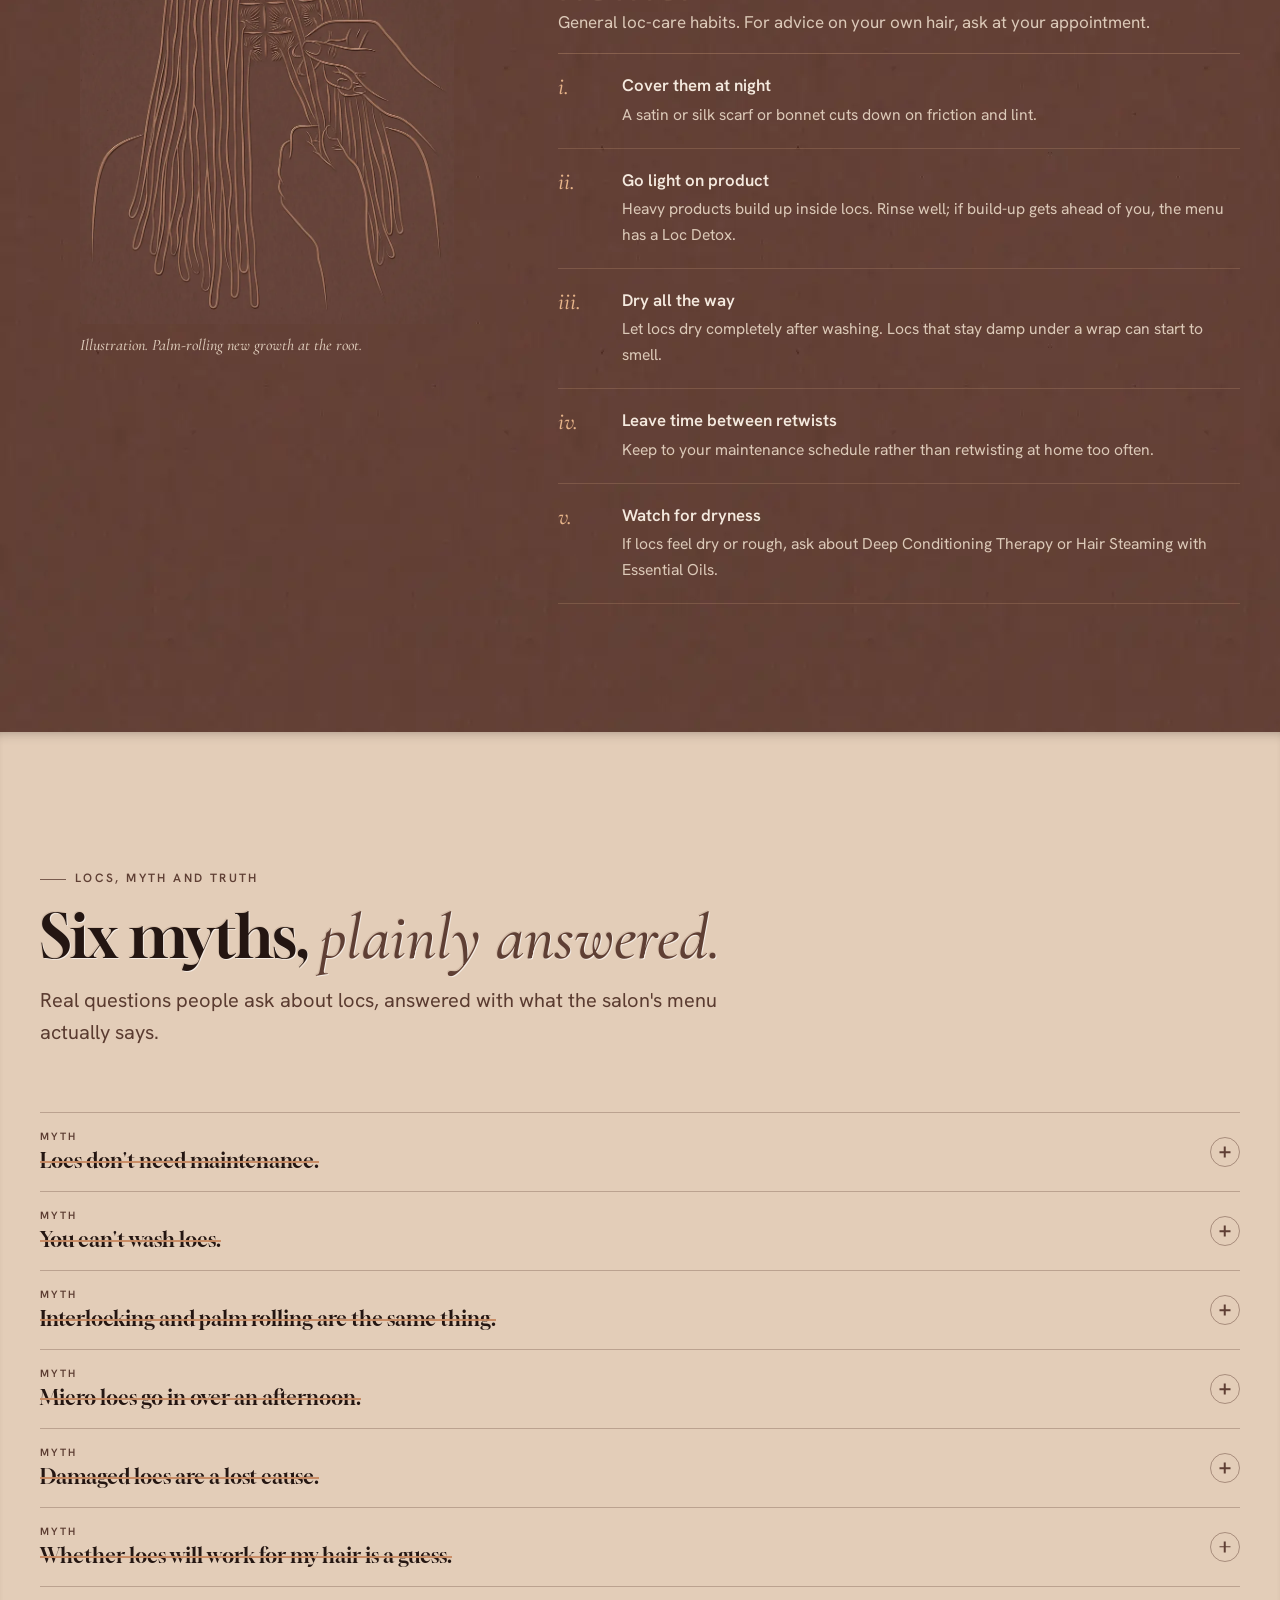
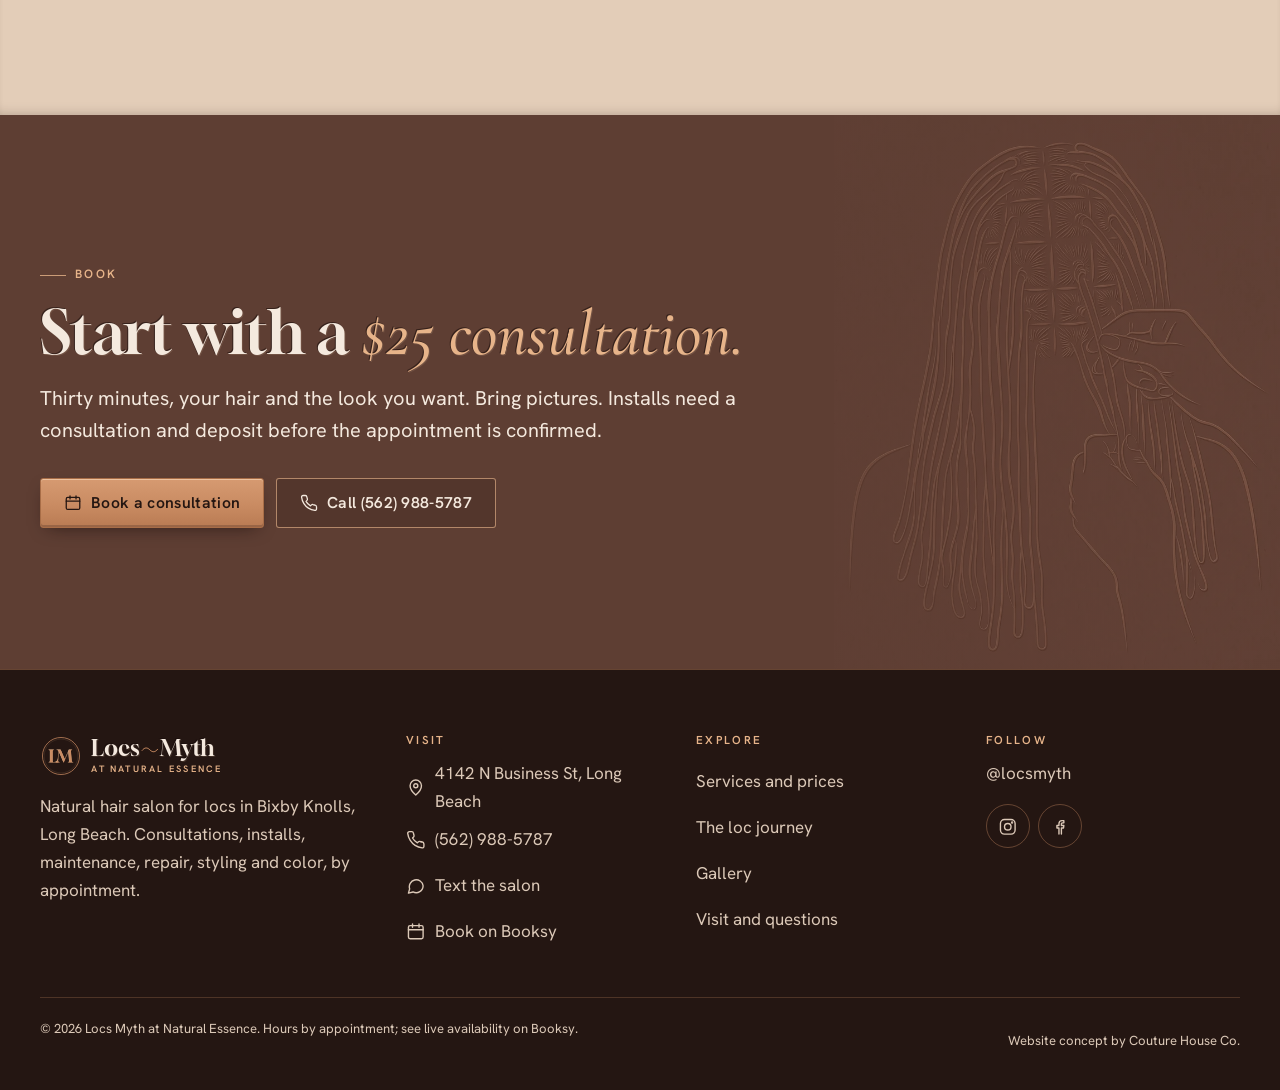
<file: journey.html>
<!doctype html>
<html lang="en">
<head>
<meta charset="utf-8">
<meta name="viewport" content="width=device-width, initial-scale=1, viewport-fit=cover">
<title>Your Loc Journey, Stage by Stage | Locs Myth, Long Beach</title>
<meta name="description" content="Consultation, installation, maintenance, repair, style and color: the five stages of loc care at Locs Myth in Bixby Knolls, plus myths and care tips.">
<link rel="canonical" href="https://locs-myth-natural-essence-demo.netlify.app/journey.html">
<meta name="theme-color" content="#3E2822">
<meta name="format-detection" content="telephone=no">
<meta name="robots" content="index, follow, max-image-preview:large">
<meta property="og:type" content="website">
<meta property="og:site_name" content="Locs Myth at Natural Essence">
<meta property="og:title" content="Your Loc Journey, Stage by Stage | Locs Myth, Long Beach">
<meta property="og:description" content="Consultation, installation, maintenance, repair, style and color: the five stages of loc care at Locs Myth in Bixby Knolls, plus myths and care tips.">
<meta property="og:url" content="https://locs-myth-natural-essence-demo.netlify.app/journey.html">
<meta property="og:image" content="https://locs-myth-natural-essence-demo.netlify.app/assets/img/share-2.jpg">
<meta property="og:image:width" content="1200">
<meta property="og:image:height" content="630">
<meta property="og:image:type" content="image/jpeg">
<meta property="og:image:alt" content="Locs Myth at Natural Essence, Long Beach: Loc care from first twist to full crown. 4.4 Google, 5.0 Booksy.">
<meta property="og:locale" content="en_US">
<meta name="twitter:card" content="summary_large_image">
<meta name="twitter:title" content="Your Loc Journey, Stage by Stage | Locs Myth, Long Beach">
<meta name="twitter:description" content="Consultation, installation, maintenance, repair, style and color: the five stages of loc care at Locs Myth in Bixby Knolls, plus myths and care tips.">
<meta name="twitter:image:alt" content="Locs Myth at Natural Essence, Long Beach: Loc care from first twist to full crown. 4.4 Google, 5.0 Booksy.">
<meta name="twitter:image" content="https://locs-myth-natural-essence-demo.netlify.app/assets/img/share-2.jpg">
<link rel="icon" href="assets/img/favicon.svg" type="image/svg+xml">
<link rel="icon" href="assets/img/favicon-32.png" sizes="32x32" type="image/png">
<link rel="apple-touch-icon" href="assets/img/apple-touch-icon.png">
<link rel="manifest" href="site.webmanifest">
<link rel="preload" href="assets/fonts/gloock-latin-400-normal.woff2" as="font" type="font/woff2" crossorigin>
<link rel="preload" href="assets/fonts/hanken-grotesk-latin-400-normal.woff2" as="font" type="font/woff2" crossorigin>
<link rel="stylesheet" href="assets/css/fonts.css?v=20261012a">
<link rel="stylesheet" href="assets/css/site.css?v=20261012a">
<script src="assets/js/js-flag.js"></script>
<script src="assets/js/site.js?v=20261012a" defer></script>
</head>
<body class="has-hero">
<a class="skip-link" href="#main">Skip to content</a>
<header class="site-header">
  <div class="wrap header-inner">
    <a class="brand" href="index.html" aria-label="Locs Myth at Natural Essence, home"><img src="assets/img/monogram.svg" width="42" height="42" alt=""><span class="brand__words" aria-hidden="true"><span class="brand__name">Locs<svg class="tilde" viewBox="0 0 40 14" aria-hidden="true" focusable="false"><path d="M2 9c6-8 12-8 18-2s12 6 18-2"/></svg>Myth</span><span class="brand__sub">at Natural Essence</span></span></a>
    <nav class="nav-desktop" aria-label="Main"><ul><li><a href="services.html">Services</a></li><li><a href="journey.html" aria-current="page">Loc journey</a></li><li><a href="gallery.html">Gallery</a></li><li><a href="visit.html">Visit</a></li></ul></nav>
    <a class="btn btn--copper header-cta" href="https://booksy.com/en-us/557302_locs-myth-at-natural-essence_hair-salon_103721_long-beach" rel="noopener"><svg class="icon" viewBox="0 0 24 24" aria-hidden="true" focusable="false"><rect x="3" y="4.5" width="18" height="16" rx="2"/><path d="M3 9.5h18M8 2.5v4M16 2.5v4"/></svg>Book a consultation</a>
    <button class="menu-toggle" type="button" aria-expanded="false" aria-controls="mobile-nav"><span class="bars" aria-hidden="true"><span></span><span></span><span></span></span><span class="label">Menu</span></button>
  </div>
</header>
<div class="mobile-nav" id="mobile-nav" role="dialog" aria-modal="true" aria-label="Site menu" hidden>
  <div class="mobile-nav__top"><a class="brand" href="index.html" aria-label="Locs Myth at Natural Essence, home"><img src="assets/img/monogram.svg" width="42" height="42" alt=""><span class="brand__words" aria-hidden="true"><span class="brand__name">Locs<svg class="tilde" viewBox="0 0 40 14" aria-hidden="true" focusable="false"><path d="M2 9c6-8 12-8 18-2s12 6 18-2"/></svg>Myth</span><span class="brand__sub">at Natural Essence</span></span></a><button class="close" type="button" aria-label="Close menu"><svg class="icon" viewBox="0 0 24 24" aria-hidden="true" focusable="false"><path d="M6 6l12 12M18 6 6 18"/></svg></button></div>
  <nav aria-label="Mobile"><ul><li><a href="index.html">Home<svg class="icon" viewBox="0 0 24 24" aria-hidden="true" focusable="false"><path d="M5 12h14M13 6l6 6-6 6"/></svg></a></li><li><a href="services.html">Services and prices<svg class="icon" viewBox="0 0 24 24" aria-hidden="true" focusable="false"><path d="M5 12h14M13 6l6 6-6 6"/></svg></a></li><li><a href="journey.html" aria-current="page">The loc journey<svg class="icon" viewBox="0 0 24 24" aria-hidden="true" focusable="false"><path d="M5 12h14M13 6l6 6-6 6"/></svg></a></li><li><a href="gallery.html">Gallery<svg class="icon" viewBox="0 0 24 24" aria-hidden="true" focusable="false"><path d="M5 12h14M13 6l6 6-6 6"/></svg></a></li><li><a href="visit.html">Visit and contact<svg class="icon" viewBox="0 0 24 24" aria-hidden="true" focusable="false"><path d="M5 12h14M13 6l6 6-6 6"/></svg></a></li></ul></nav>
  <div class="mobile-nav__foot">
    <a class="btn btn--copper" href="https://booksy.com/en-us/557302_locs-myth-at-natural-essence_hair-salon_103721_long-beach" rel="noopener"><svg class="icon" viewBox="0 0 24 24" aria-hidden="true" focusable="false"><rect x="3" y="4.5" width="18" height="16" rx="2"/><path d="M3 9.5h18M8 2.5v4M16 2.5v4"/></svg>Book a consultation on Booksy</a>
    <a class="btn btn--ghost" href="tel:+15629885787"><svg class="icon" viewBox="0 0 24 24" aria-hidden="true" focusable="false"><path d="M22 16.9v3a2 2 0 0 1-2.2 2 19.8 19.8 0 0 1-8.6-3.1 19.5 19.5 0 0 1-6-6A19.8 19.8 0 0 1 2.1 4.2 2 2 0 0 1 4.1 2h3a2 2 0 0 1 2 1.7c.1.9.4 1.8.7 2.7a2 2 0 0 1-.5 2.1L8 9.8a16 16 0 0 0 6 6l1.3-1.3a2 2 0 0 1 2.1-.4c.9.3 1.8.6 2.7.7a2 2 0 0 1 1.7 2z"/></svg>Call (562) 988-5787</a>
    <p>4142 N Business St, Long Beach, CA 90807<br>Bixby Knolls, by appointment</p>
  </div>
</div>
<main id="main" tabindex="-1">
<section class="page-hero page-hero--journey">
  <div class="page-hero__art"><img src="assets/img/art-loc-journey-stages.webp" srcset="assets/img/art-loc-journey-stages-800.webp 800w, assets/img/art-loc-journey-stages.webp 1600w" sizes="100vw" width="1600" height="679" alt="Illustration: five single locs embossed in copper, from starter twist to long matured" decoding="async" fetchpriority="high"></div>
  <div class="wrap">
    <nav class="crumbs" aria-label="Breadcrumb"><ol><li><a href="index.html">Home</a></li><li aria-current="page">Loc journey</li></ol></nav>
    <p class="eyebrow">Your loc journey</p>
    <h1 class="display h-xl press">Your loc journey, <span class="it">stage by stage.</span></h1>
    <p class="lede">From the first starter twist to long, matured locs: what happens at each stage at Locs Myth, what to expect on install day, and how to care for locs between visits.</p>
    <div class="btn-row"><a class="btn btn--copper" href="https://booksy.com/en-us/557302_locs-myth-at-natural-essence_hair-salon_103721_long-beach" rel="noopener"><svg class="icon" viewBox="0 0 24 24" aria-hidden="true" focusable="false"><rect x="3" y="4.5" width="18" height="16" rx="2"/><path d="M3 9.5h18M8 2.5v4M16 2.5v4"/></svg>Book a consultation</a></div>
  </div>
</section><section class="journey" id="journey" aria-label="The loc journey, stage by stage">
  <div class="wrap"></div>
  <div class="journey__pin"><div class="journey__stage"><div class="wrap">
    <div class="journey__grid">
      <div>
        <figure class="journey__art" aria-hidden="false">
          <img src="assets/img/art-loc-journey-stages.webp" srcset="assets/img/art-loc-journey-stages-800.webp 800w, assets/img/art-loc-journey-stages.webp 1600w" sizes="(min-width: 980px) 640px, 100vw" width="1600" height="679" alt="Illustration: five single locs embossed in copper on cocoa paper, from a starter twist through budding, teen and mature stages to a long matured loc" loading="lazy" decoding="async">
          <span class="sweep sweep--dim" aria-hidden="true"></span><span class="sweep" aria-hidden="true"></span>
        </figure>
        <ul class="journey__labels" aria-hidden="true"><li><b>i.</b>Starter twist</li><li><b>ii.</b>Budding</li><li><b>iii.</b>Teen</li><li><b>iv.</b>Mature</li><li><b>v.</b>Long matured</li></ul>
        <div class="journey__progress" aria-hidden="true"><span><i></i></span><span><i></i></span><span><i></i></span><span><i></i></span><span><i></i></span></div>
      </div>
      <div>
        <div class="journey__track"><article class="stage-card on-dark" data-stage="0" aria-labelledby="stage-0"><div class="stage-card__top"><div><p class="stage-card__num">Stage i. <span class="stage-card__loc">Starter twist</span></p><h3 class="display h-md" id="stage-0">Consultation</h3></div><div class="stage-card__crop"><img src="assets/img/art-loc-journey-stages.webp" srcset="assets/img/art-loc-journey-stages-800.webp 800w, assets/img/art-loc-journey-stages.webp 1600w" sizes="260px" width="1600" height="679" alt="Illustration of a single starter twist loc, embossed in copper line art" loading="lazy" decoding="async"></div></div><p>Thirty minutes to look at your hair and talk through the look you want. Bring pictures. Every install starts here.</p><ul class="menu-list"><li><div class="menu-row"><span class="name">Consultations</span><span class="dots" aria-hidden="true"></span><span class="price">$25</span></div></li></ul><a class="textlink" href="https://booksy.com/en-us/557302_locs-myth-at-natural-essence_hair-salon_103721_long-beach" rel="noopener">Book consultation on Booksy <svg class="icon" viewBox="0 0 24 24" aria-hidden="true" focusable="false"><path d="M5 12h14M13 6l6 6-6 6"/></svg></a></article><article class="stage-card on-dark" data-stage="1" aria-labelledby="stage-1"><div class="stage-card__top"><div><p class="stage-card__num">Stage ii. <span class="stage-card__loc">Budding</span></p><h3 class="display h-md" id="stage-1">Installation</h3></div><div class="stage-card__crop"><img src="assets/img/art-loc-journey-stages.webp" srcset="assets/img/art-loc-journey-stages-800.webp 800w, assets/img/art-loc-journey-stages.webp 1600w" sizes="260px" width="1600" height="679" alt="Illustration of a single budding loc, embossed in copper line art" loading="lazy" decoding="async"></div></div><p>Traditional locs, micro locs, Sisterlock installation or loc extensions. Come washed and comfortable; snacks are welcome and breaks are part of the plan.</p><ul class="menu-list"><li><div class="menu-row"><span class="name">Loc Installation (Traditional)</span><span class="dots" aria-hidden="true"></span><span class="price"><span class="from">from</span>$200</span></div></li><li><div class="menu-row"><span class="name">Micro Loc Installation (Consultation Required)</span><span class="dots" aria-hidden="true"></span><span class="price"><span class="from">from</span>$950</span></div></li><li><div class="menu-row"><span class="name">Sisterlock Installation (up to 4&quot; in length)</span><span class="dots" aria-hidden="true"></span><span class="price"><span class="from">from</span>$1,250</span></div></li><li><div class="menu-row"><span class="name">Loc Extensions</span><span class="dots" aria-hidden="true"></span><span class="price"><span class="from">from</span>$700</span></div></li></ul><a class="textlink" href="https://booksy.com/en-us/557302_locs-myth-at-natural-essence_hair-salon_103721_long-beach" rel="noopener">Book installation on Booksy <svg class="icon" viewBox="0 0 24 24" aria-hidden="true" focusable="false"><path d="M5 12h14M13 6l6 6-6 6"/></svg></a></article><article class="stage-card on-dark" data-stage="2" aria-labelledby="stage-2"><div class="stage-card__top"><div><p class="stage-card__num">Stage iii. <span class="stage-card__loc">Teen</span></p><h3 class="display h-md" id="stage-2">Maintenance</h3></div><div class="stage-card__crop"><img src="assets/img/art-loc-journey-stages.webp" srcset="assets/img/art-loc-journey-stages-800.webp 800w, assets/img/art-loc-journey-stages.webp 1600w" sizes="260px" width="1600" height="679" alt="Illustration of a single teen loc, embossed in copper line art" loading="lazy" decoding="async"></div></div><p>Interlocking or palm-roll retwists keep new growth neat. The menu is built around an 8-week maintenance schedule.</p><ul class="menu-list"><li><div class="menu-row"><span class="name">Loc Maintenance Interlocked (High Density)</span><span class="dots" aria-hidden="true"></span><span class="price"><span class="from">from</span>$140</span></div></li><li><div class="menu-row"><span class="name">Loc Maintenance Interlocked (Low Density)</span><span class="dots" aria-hidden="true"></span><span class="price"><span class="from">from</span>$125</span></div></li><li><div class="menu-row"><span class="name">Loc Retwist Palmroll (High Density)</span><span class="dots" aria-hidden="true"></span><span class="price"><span class="from">from</span>$125</span></div></li><li><div class="menu-row"><span class="name">Loc Retwist Palmroll (Low Density)</span><span class="dots" aria-hidden="true"></span><span class="price"><span class="from">from</span>$115</span></div></li><li><div class="menu-row"><span class="name">Sisterlocks / Micro Locs Maintenance</span><span class="dots" aria-hidden="true"></span><span class="price"><span class="from">from</span>$150</span></div></li><li><div class="menu-row"><span class="name">Quick Refresh / Tighten (Top Tighten)</span><span class="dots" aria-hidden="true"></span><span class="price">$55</span></div></li></ul><a class="textlink" href="https://booksy.com/en-us/557302_locs-myth-at-natural-essence_hair-salon_103721_long-beach" rel="noopener">Book maintenance on Booksy <svg class="icon" viewBox="0 0 24 24" aria-hidden="true" focusable="false"><path d="M5 12h14M13 6l6 6-6 6"/></svg></a></article><article class="stage-card on-dark" data-stage="3" aria-labelledby="stage-3"><div class="stage-card__top"><div><p class="stage-card__num">Stage iv. <span class="stage-card__loc">Mature</span></p><h3 class="display h-md" id="stage-3">Repair and restore</h3></div><div class="stage-card__crop"><img src="assets/img/art-loc-journey-stages.webp" srcset="assets/img/art-loc-journey-stages-800.webp 800w, assets/img/art-loc-journey-stages.webp 1600w" sizes="260px" width="1600" height="679" alt="Illustration of a single mature loc, embossed in copper line art" loading="lazy" decoding="async"></div></div><p>Reconstruction for weak or damaged locs, plus treatments for build-up, dryness and breakage.</p><ul class="menu-list"><li><div class="menu-row"><span class="name">Loc Reconstruction</span><span class="dots" aria-hidden="true"></span><span class="price"><span class="from">from</span>$150</span></div></li><li><div class="menu-row"><span class="name">Loc Detox</span><span class="dots" aria-hidden="true"></span><span class="price">$50</span></div></li><li><div class="menu-row"><span class="name">Deep Conditioning Therapy</span><span class="dots" aria-hidden="true"></span><span class="price">$35</span></div></li><li><div class="menu-row"><span class="name">Keratin Protein Treatments</span><span class="dots" aria-hidden="true"></span><span class="price">$65</span></div></li><li><div class="menu-row"><span class="name">Hair Steaming with Essential Oils</span><span class="dots" aria-hidden="true"></span><span class="price">$65</span></div></li></ul><a class="textlink" href="https://booksy.com/en-us/557302_locs-myth-at-natural-essence_hair-salon_103721_long-beach" rel="noopener">Book repair and restore on Booksy <svg class="icon" viewBox="0 0 24 24" aria-hidden="true" focusable="false"><path d="M5 12h14M13 6l6 6-6 6"/></svg></a></article><article class="stage-card on-dark" data-stage="4" aria-labelledby="stage-4"><div class="stage-card__top"><div><p class="stage-card__num">Stage v. <span class="stage-card__loc">Long matured</span></p><h3 class="display h-md" id="stage-4">Style and color</h3></div><div class="stage-card__crop"><img src="assets/img/art-loc-journey-stages.webp" srcset="assets/img/art-loc-journey-stages-800.webp 800w, assets/img/art-loc-journey-stages.webp 1600w" sizes="260px" width="1600" height="679" alt="Illustration of a single long matured loc, embossed in copper line art" loading="lazy" decoding="async"></div></div><p>Barrels, lobster, plaits, twists and curls, then color from a root touch-up to custom ombre and two-tone work.</p><ul class="menu-list"><li><div class="menu-row"><span class="name">Loc Styles Simple</span><span class="dots" aria-hidden="true"></span><span class="price"><span class="from">from</span>$40</span></div></li><li><div class="menu-row"><span class="name">Locs Styles (Time Intensive)</span><span class="dots" aria-hidden="true"></span><span class="price"><span class="from">from</span>$50</span></div></li><li><div class="menu-row"><span class="name">Color Simple (Roots / Basic touch up)</span><span class="dots" aria-hidden="true"></span><span class="price"><span class="from">from</span>$85</span></div></li><li><div class="menu-row"><span class="name">Color Custom 1</span><span class="dots" aria-hidden="true"></span><span class="price"><span class="from">from</span>$135</span></div></li><li><div class="menu-row"><span class="name">Custom color 2</span><span class="dots" aria-hidden="true"></span><span class="price"><span class="from">from</span>$180</span></div></li></ul><a class="textlink" href="https://booksy.com/en-us/557302_locs-myth-at-natural-essence_hair-salon_103721_long-beach" rel="noopener">Book style and color on Booksy <svg class="icon" viewBox="0 0 24 24" aria-hidden="true" focusable="false"><path d="M5 12h14M13 6l6 6-6 6"/></svg></a></article></div>
        <p class="journey__hint"><svg class="icon" viewBox="0 0 24 24" aria-hidden="true" focusable="false"><path d="M4 12h16M15 7l5 5-5 5M9 7l-5 5 5 5"/></svg>Swipe through the five stages. Prices from Booksy, October 12, 2026. Final price confirmed at booking.</p>
      </div>
    </div>
  </div></div></div>
</section>
<section class="sec sec--cream" aria-labelledby="day-h">
  <div class="wrap care-grid">
    <div class="fade">
      <p class="eyebrow">Install day</p>
      <h2 class="display h-lg" id="day-h">What to expect, <span class="it">start to finish.</span></h2>
      <p class="muted">Installs are long, hosted appointments. Here is the order of things, in the salon's own words where possible.</p>
    </div>
    <ol class="steps fade">
      <li><div><h3>Book the $25 consultation</h3><p>Thirty minutes to "evaluate your hair and the desired look you want to achieve." Bring pictures.</p></div></li>
      <li><div><h3>Confirm with a deposit</h3><p>Booksy: "For installation, a consultation and deposit required before appointment is confirmed."</p></div></li>
      <li><div><h3>Come washed and comfortable</h3><p>"Please come washed (no blow drying needed) and comfortable."</p></div></li>
      <li><div><h3>Settle in for the day</h3><p>Micro Loc Installation is listed at 6 hours 30 minutes and Sisterlock Installation at 15 hours. "You are welcome to bring snacks." Breaks happen when you need them.</p></div></li>
      <li><div><h3>Book your first maintenance</h3><p>Keep to the 8-week schedule; palm-roll retwists add $10 to $20 past it.</p></div></li>
    </ol>
  </div>
</section>

<section class="sec" aria-labelledby="care-h">
  <div class="wrap care-grid">
    <figure class="fade">
      <div class="art-frame"><img src="assets/img/art-retwist-hands.webp" srcset="assets/img/art-retwist-hands-800.webp 800w, assets/img/art-retwist-hands.webp 1200w" sizes="(min-width: 900px) 420px, 100vw" width="1200" height="1490" alt="Illustration: a loctician palm-rolling a loc at the root, embossed in copper line art" loading="lazy" decoding="async"></div>
      <figcaption class="art-cap">Illustration. Palm-rolling new growth at the root.</figcaption>
    </figure>
    <div>
      <p class="eyebrow">Between visits</p>
      <h2 class="display h-lg" id="care-h">Care for your locs <span class="it">at home.</span></h2>
      <p class="muted">General loc-care habits. For advice on your own hair, ask at your appointment.</p>
      <ol class="steps">
        <li><div><h3>Cover them at night</h3><p>A satin or silk scarf or bonnet cuts down on friction and lint.</p></div></li>
        <li><div><h3>Go light on product</h3><p>Heavy products build up inside locs. Rinse well; if build-up gets ahead of you, the menu has a Loc Detox.</p></div></li>
        <li><div><h3>Dry all the way</h3><p>Let locs dry completely after washing. Locs that stay damp under a wrap can start to smell.</p></div></li>
        <li><div><h3>Leave time between retwists</h3><p>Keep to your maintenance schedule rather than retwisting at home too often.</p></div></li>
        <li><div><h3>Watch for dryness</h3><p>If locs feel dry or rough, ask about Deep Conditioning Therapy or Hair Steaming with Essential Oils.</p></div></li>
      </ol>
    </div>
  </div>
</section>

<section class="sec sec--sand" aria-labelledby="myth-h">
  <div class="wrap">
    <div class="sec-head">
      <p class="eyebrow">Locs, myth and truth</p>
      <h2 class="display h-lg" id="myth-h">Six myths, <span class="it">plainly answered.</span></h2>
      <p class="lede">Real questions people ask about locs, answered with what the salon's menu actually says.</p>
    </div>
    <div class="faq faq--myth"><details><summary><span class="q"><small>Myth</small><s>Locs don't need maintenance.</s></span><span class="pm" aria-hidden="true"></span></summary><div class="answer"><p><span class="truth">Truth</span><br>Locs still need regular care as they grow. The salon's menu is built around an 8-week maintenance schedule, with interlocking and palm-roll options priced by density.</p></div></details><details><summary><span class="q"><small>Myth</small><s>You can't wash locs.</s></span><span class="pm" aria-hidden="true"></span></summary><div class="answer"><p><span class="truth">Truth</span><br>Washing is part of loc care. Interlocking maintenance includes shampooing, Loc Shampoo is its own $30 service, and Loc Detox ($50) is for build-up, odor and dull locs.</p></div></details><details><summary><span class="q"><small>Myth</small><s>Interlocking and palm rolling are the same thing.</s></span><span class="pm" aria-hidden="true"></span></summary><div class="answer"><p><span class="truth">Truth</span><br>They are two different maintenance methods. Palm rolling twists new growth between the palms; interlocking pulls the loc through itself at the root. Both are on the menu; ask at your consultation which suits your hair.</p></div></details><details><summary><span class="q"><small>Myth</small><s>Micro locs go in over an afternoon.</s></span><span class="pm" aria-hidden="true"></span></summary><div class="answer"><p><span class="truth">Truth</span><br>Plan for a long, hosted day. Booksy lists Micro Loc Installation at 6 hours 30 minutes and Sisterlock Installation at 15 hours. Come washed and comfortable, bring snacks, and take breaks when you need them.</p></div></details><details><summary><span class="q"><small>Myth</small><s>Damaged locs are a lost cause.</s></span><span class="pm" aria-hidden="true"></span></summary><div class="answer"><p><span class="truth">Truth</span><br>Not necessarily. Loc Reconstruction (from $150) is on the menu, alongside conditioning, keratin and steaming treatments. A $25 consultation tells you what your hair needs.</p></div></details><details><summary><span class="q"><small>Myth</small><s>Whether locs will work for my hair is a guess.</s></span><span class="pm" aria-hidden="true"></span></summary><div class="answer"><p><span class="truth">Truth</span><br>You don't have to guess. Questions like starting locs on previously relaxed or straight hair, or bringing your own products, are what the consultation is for: it evaluates your hair and the look you want.</p></div></details></div>
  </div>
</section>
<section class="cta-band" aria-labelledby="cta-h">
  <div class="cta-band__art"><img src="assets/img/art-retwist-hands.webp" srcset="assets/img/art-retwist-hands-800.webp 800w, assets/img/art-retwist-hands.webp 1200w" sizes="(min-width: 760px) 50vw, 100vw" width="1200" height="1490" alt="Illustration: a loctician&#x27;s hands palm-rolling a loc at the root, embossed in copper line art" loading="lazy" decoding="async"></div>
  <div class="wrap">
    <p class="eyebrow">Book</p>
    <h2 class="display h-lg" id="cta-h">Start with a <span class="it">$25 consultation.</span></h2>
    <p class="lede">Thirty minutes, your hair and the look you want. Bring pictures. Installs need a consultation and deposit before the appointment is confirmed.</p>
    <div class="btn-row"><a class="btn btn--copper" href="https://booksy.com/en-us/557302_locs-myth-at-natural-essence_hair-salon_103721_long-beach" rel="noopener"><svg class="icon" viewBox="0 0 24 24" aria-hidden="true" focusable="false"><rect x="3" y="4.5" width="18" height="16" rx="2"/><path d="M3 9.5h18M8 2.5v4M16 2.5v4"/></svg>Book a consultation</a><a class="btn btn--ghost" href="tel:+15629885787"><svg class="icon" viewBox="0 0 24 24" aria-hidden="true" focusable="false"><path d="M22 16.9v3a2 2 0 0 1-2.2 2 19.8 19.8 0 0 1-8.6-3.1 19.5 19.5 0 0 1-6-6A19.8 19.8 0 0 1 2.1 4.2 2 2 0 0 1 4.1 2h3a2 2 0 0 1 2 1.7c.1.9.4 1.8.7 2.7a2 2 0 0 1-.5 2.1L8 9.8a16 16 0 0 0 6 6l1.3-1.3a2 2 0 0 1 2.1-.4c.9.3 1.8.6 2.7.7a2 2 0 0 1 1.7 2z"/></svg>Call (562) 988-5787</a></div>
  </div>
</section>
</main>
<footer class="site-footer">
  <div class="wrap">
    <div class="foot-grid">
      <div>
        <a class="brand" href="index.html" aria-label="Locs Myth at Natural Essence, home"><img src="assets/img/monogram.svg" width="42" height="42" alt=""><span class="brand__words" aria-hidden="true"><span class="brand__name">Locs<svg class="tilde" viewBox="0 0 40 14" aria-hidden="true" focusable="false"><path d="M2 9c6-8 12-8 18-2s12 6 18-2"/></svg>Myth</span><span class="brand__sub">at Natural Essence</span></span></a>
        <p>Natural hair salon for locs in Bixby Knolls, Long Beach. Consultations, installs, maintenance, repair, styling and color, by appointment.</p>
      </div>
      <div>
        <h2>Visit</h2>
        <ul>
          <li><a href="https://www.google.com/maps/search/?api=1&query=Locs+Myth+at+Natural+Essence%2C+4142+N+Business+St%2C+Long+Beach%2C+CA+90807&query_place_id=ChIJFasW3J0z3YARw0QPgNDAGRI" rel="noopener"><svg class="icon" viewBox="0 0 24 24" aria-hidden="true" focusable="false"><path d="M12 21s-7-6.2-7-11.5a7 7 0 0 1 14 0C19 14.8 12 21 12 21z"/><circle cx="12" cy="9.5" r="2.5"/></svg>4142 N Business St, Long Beach</a></li>
          <li><a href="tel:+15629885787"><svg class="icon" viewBox="0 0 24 24" aria-hidden="true" focusable="false"><path d="M22 16.9v3a2 2 0 0 1-2.2 2 19.8 19.8 0 0 1-8.6-3.1 19.5 19.5 0 0 1-6-6A19.8 19.8 0 0 1 2.1 4.2 2 2 0 0 1 4.1 2h3a2 2 0 0 1 2 1.7c.1.9.4 1.8.7 2.7a2 2 0 0 1-.5 2.1L8 9.8a16 16 0 0 0 6 6l1.3-1.3a2 2 0 0 1 2.1-.4c.9.3 1.8.6 2.7.7a2 2 0 0 1 1.7 2z"/></svg>(562) 988-5787</a></li>
          <li><a href="sms:+15629885787"><svg class="icon" viewBox="0 0 24 24" aria-hidden="true" focusable="false"><path d="M21 12a8.5 8.5 0 0 1-12.4 7.6L3 21l1.5-5.2A8.5 8.5 0 1 1 21 12z"/></svg>Text the salon</a></li>
          <li><a href="https://booksy.com/en-us/557302_locs-myth-at-natural-essence_hair-salon_103721_long-beach" rel="noopener"><svg class="icon" viewBox="0 0 24 24" aria-hidden="true" focusable="false"><rect x="3" y="4.5" width="18" height="16" rx="2"/><path d="M3 9.5h18M8 2.5v4M16 2.5v4"/></svg>Book on Booksy</a></li>
        </ul>
      </div>
      <div>
        <h2>Explore</h2>
        <ul>
          <li><a href="services.html">Services and prices</a></li>
          <li><a href="journey.html">The loc journey</a></li>
          <li><a href="gallery.html">Gallery</a></li>
          <li><a href="visit.html">Visit and questions</a></li>
        </ul>
      </div>
      <div>
        <h2>Follow</h2>
        <p>@locsmyth</p>
        <div class="socials">
          <a href="https://www.instagram.com/locsmyth/" rel="noopener" aria-label="Locs Myth on Instagram"><svg class="icon" viewBox="0 0 24 24" aria-hidden="true" focusable="false"><rect x="3" y="3" width="18" height="18" rx="5"/><circle cx="12" cy="12" r="4"/><circle cx="17.3" cy="6.7" r=".6"/></svg></a>
          <a href="https://www.facebook.com/Locsmyth" rel="noopener" aria-label="Locs Myth on Facebook"><svg class="icon" viewBox="0 0 24 24" aria-hidden="true" focusable="false"><path d="M14 21v-7.5h2.6l.4-3H14V8.7c0-.9.3-1.5 1.5-1.5H17V4.5c-.3 0-1.2-.1-2.3-.1-2.3 0-3.7 1.4-3.7 3.9v2.2H8.5v3H11V21"/></svg></a>
        </div>
      </div>
    </div>
    <div class="foot-base">
      <span>&copy; 2026 Locs Myth at Natural Essence. Hours by appointment; see live availability on Booksy.</span>
      <a href="https://couturehouse.co" rel="noopener">Website concept by Couture House Co.</a>
    </div>
  </div>
</footer>
<div class="action-bar" aria-label="Quick actions">
  <a class="btn btn--copper" href="https://booksy.com/en-us/557302_locs-myth-at-natural-essence_hair-salon_103721_long-beach" rel="noopener"><svg class="icon" viewBox="0 0 24 24" aria-hidden="true" focusable="false"><rect x="3" y="4.5" width="18" height="16" rx="2"/><path d="M3 9.5h18M8 2.5v4M16 2.5v4"/></svg>Book a consultation</a>
  <a class="btn btn--ghost" href="tel:+15629885787"><svg class="icon" viewBox="0 0 24 24" aria-hidden="true" focusable="false"><path d="M22 16.9v3a2 2 0 0 1-2.2 2 19.8 19.8 0 0 1-8.6-3.1 19.5 19.5 0 0 1-6-6A19.8 19.8 0 0 1 2.1 4.2 2 2 0 0 1 4.1 2h3a2 2 0 0 1 2 1.7c.1.9.4 1.8.7 2.7a2 2 0 0 1-.5 2.1L8 9.8a16 16 0 0 0 6 6l1.3-1.3a2 2 0 0 1 2.1-.4c.9.3 1.8.6 2.7.7a2 2 0 0 1 1.7 2z"/></svg>Call</a>
</div>
<script type="application/ld+json">{"@context":"https://schema.org","@type":"HairSalon","@id":"https://locs-myth-natural-essence-demo.netlify.app/#salon","name":"Locs Myth at Natural Essence","alternateName":["Locs~Myth at Natural Essence","Locsmyth"],"description":"Natural hair salon in Bixby Knolls, Long Beach, focused on locs: consultations, traditional and micro loc installs, Sisterlock installation, interlocking and palm-roll maintenance, repair treatments, styling and color.","url":"https://locs-myth-natural-essence-demo.netlify.app/","logo":"https://locs-myth-natural-essence-demo.netlify.app/assets/img/icon-512.png","image":["https://locs-myth-natural-essence-demo.netlify.app/assets/img/share-2.jpg","https://locs-myth-natural-essence-demo.netlify.app/assets/img/salon-interior-plants.webp"],"telephone":"+1-562-988-5787","address":{"@type":"PostalAddress","streetAddress":"4142 N Business St","addressLocality":"Long Beach","addressRegion":"CA","postalCode":"90807","addressCountry":"US"},"areaServed":[{"@type":"Place","name":"Bixby Knolls, Long Beach, CA"},{"@type":"City","name":"Long Beach, CA"}],"priceRange":"$$","currenciesAccepted":"USD","hasMap":"https://www.google.com/maps/search/?api=1&query=Locs+Myth+at+Natural+Essence%2C+4142+N+Business+St%2C+Long+Beach%2C+CA+90807&query_place_id=ChIJFasW3J0z3YARw0QPgNDAGRI","sameAs":["https://www.instagram.com/locsmyth/","https://www.facebook.com/Locsmyth","https://booksy.com/en-us/557302_locs-myth-at-natural-essence_hair-salon_103721_long-beach","https://www.yelp.com/biz/locs-myth-at-natural-essence-long-beach-2"],"potentialAction":{"@type":"ReserveAction","target":"https://booksy.com/en-us/557302_locs-myth-at-natural-essence_hair-salon_103721_long-beach","name":"Book on Booksy"}}</script>
<script type="application/ld+json">{"@context":"https://schema.org","@type":"BreadcrumbList","itemListElement":[{"@type":"ListItem","position":1,"name":"Home","item":"https://locs-myth-natural-essence-demo.netlify.app/"},{"@type":"ListItem","position":2,"name":"The loc journey","item":"https://locs-myth-natural-essence-demo.netlify.app/journey.html"}]}</script>
<script type="application/ld+json">{"@context":"https://schema.org","@type":"FAQPage","mainEntity":[{"@type":"Question","name":"Myth: Locs don't need maintenance. What is the truth?","acceptedAnswer":{"@type":"Answer","text":"Locs still need regular care as they grow. The salon menu is built around an 8-week maintenance schedule, with interlocking and palm-roll options priced by density."}},{"@type":"Question","name":"Myth: You can't wash locs. What is the truth?","acceptedAnswer":{"@type":"Answer","text":"Washing is part of loc care. Interlocking maintenance includes shampooing, Loc Shampoo is its own $30 service, and Loc Detox ($50) is for build-up, odor and dull locs."}},{"@type":"Question","name":"Myth: Interlocking and palm rolling are the same thing. What is the truth?","acceptedAnswer":{"@type":"Answer","text":"They are two different maintenance methods. Palm rolling twists new growth between the palms; interlocking pulls the loc through itself at the root. Both are on the menu; ask at your consultation which suits your hair."}},{"@type":"Question","name":"Myth: Micro locs go in over an afternoon. What is the truth?","acceptedAnswer":{"@type":"Answer","text":"Plan for a long day. Booksy lists Micro Loc Installation at 6 hours 30 minutes and Sisterlock Installation at 15 hours. Come washed and comfortable, bring snacks, and take breaks when you need them."}},{"@type":"Question","name":"Myth: Damaged locs are a lost cause. What is the truth?","acceptedAnswer":{"@type":"Answer","text":"Not necessarily. Loc Reconstruction (from $150) is on the menu, alongside conditioning, keratin and steaming treatments. A $25 consultation tells you what your hair needs."}},{"@type":"Question","name":"Myth: Whether locs will work for my hair is a guess. What is the truth?","acceptedAnswer":{"@type":"Answer","text":"You do not have to guess. Questions like starting locs on previously relaxed or straight hair, or bringing your own products, are what the consultation is for: it evaluates your hair and the look you want."}}]}</script>
</body>
</html>
</file>
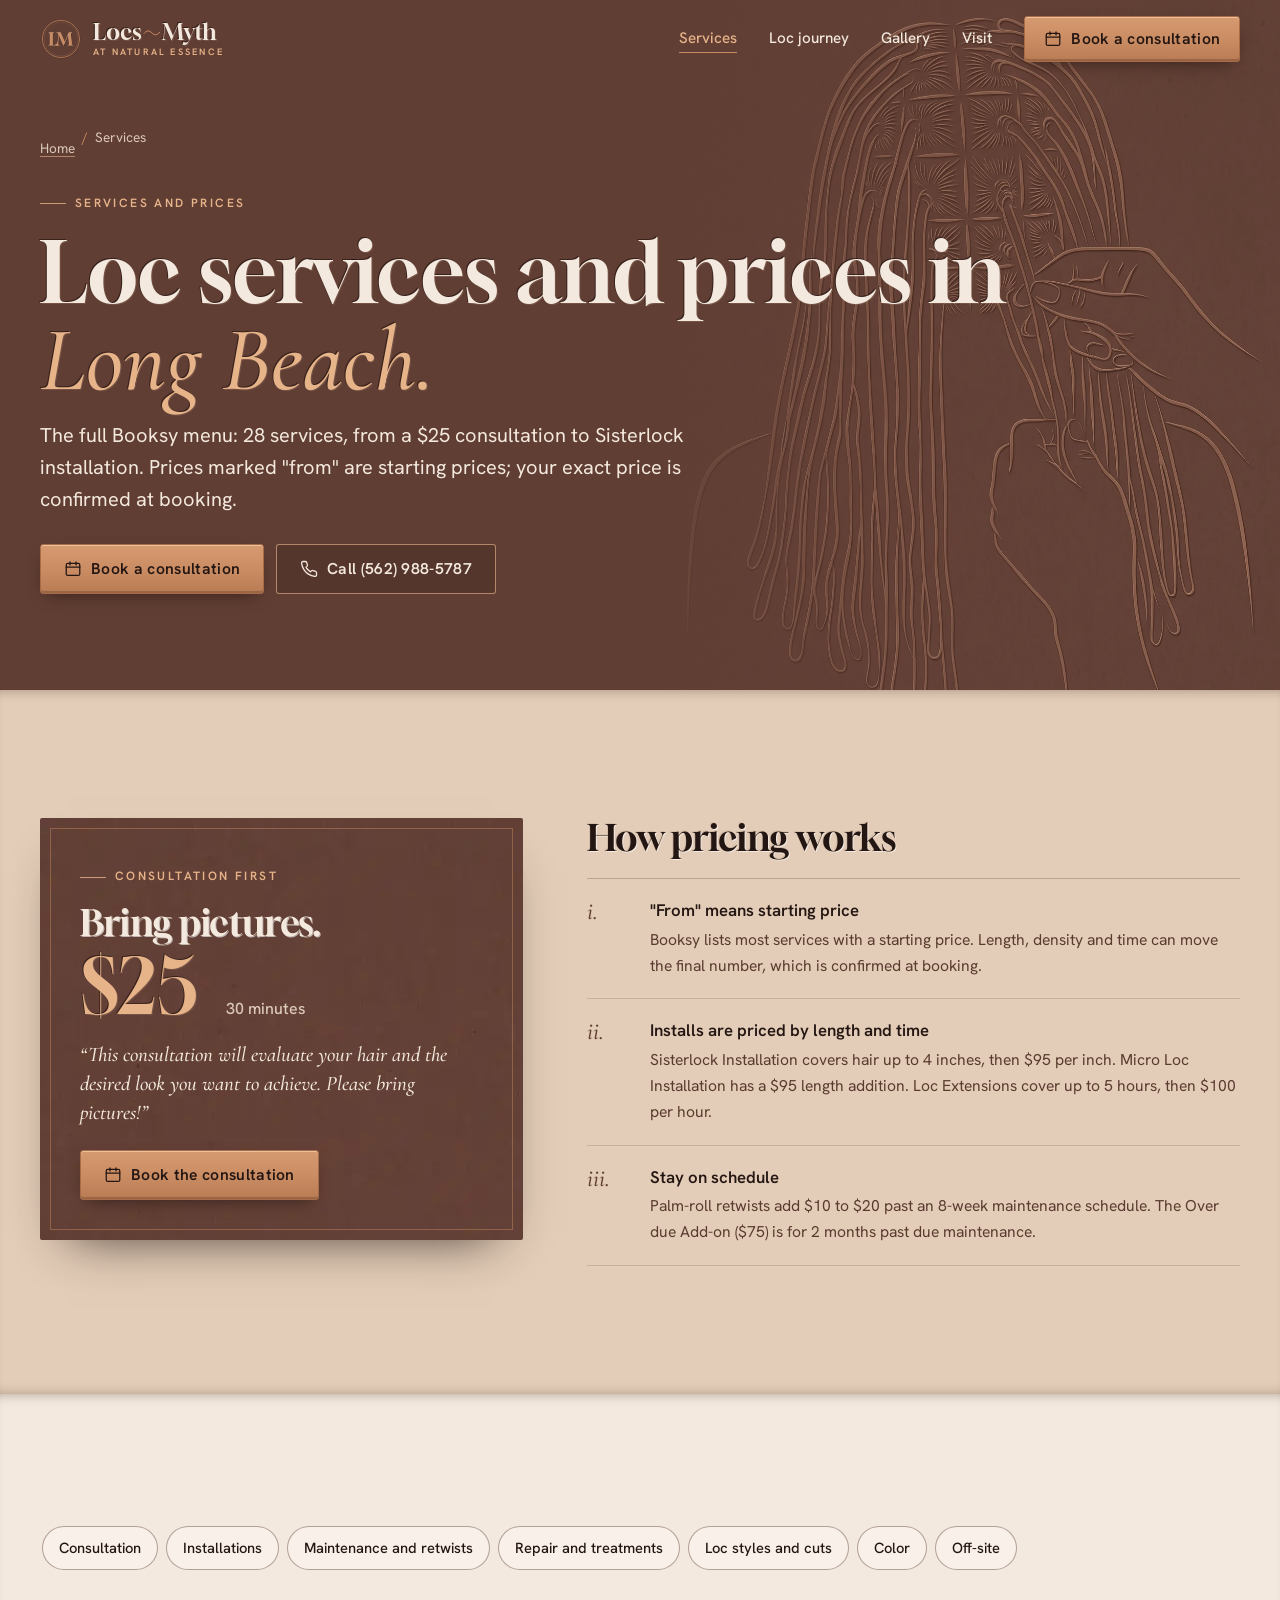
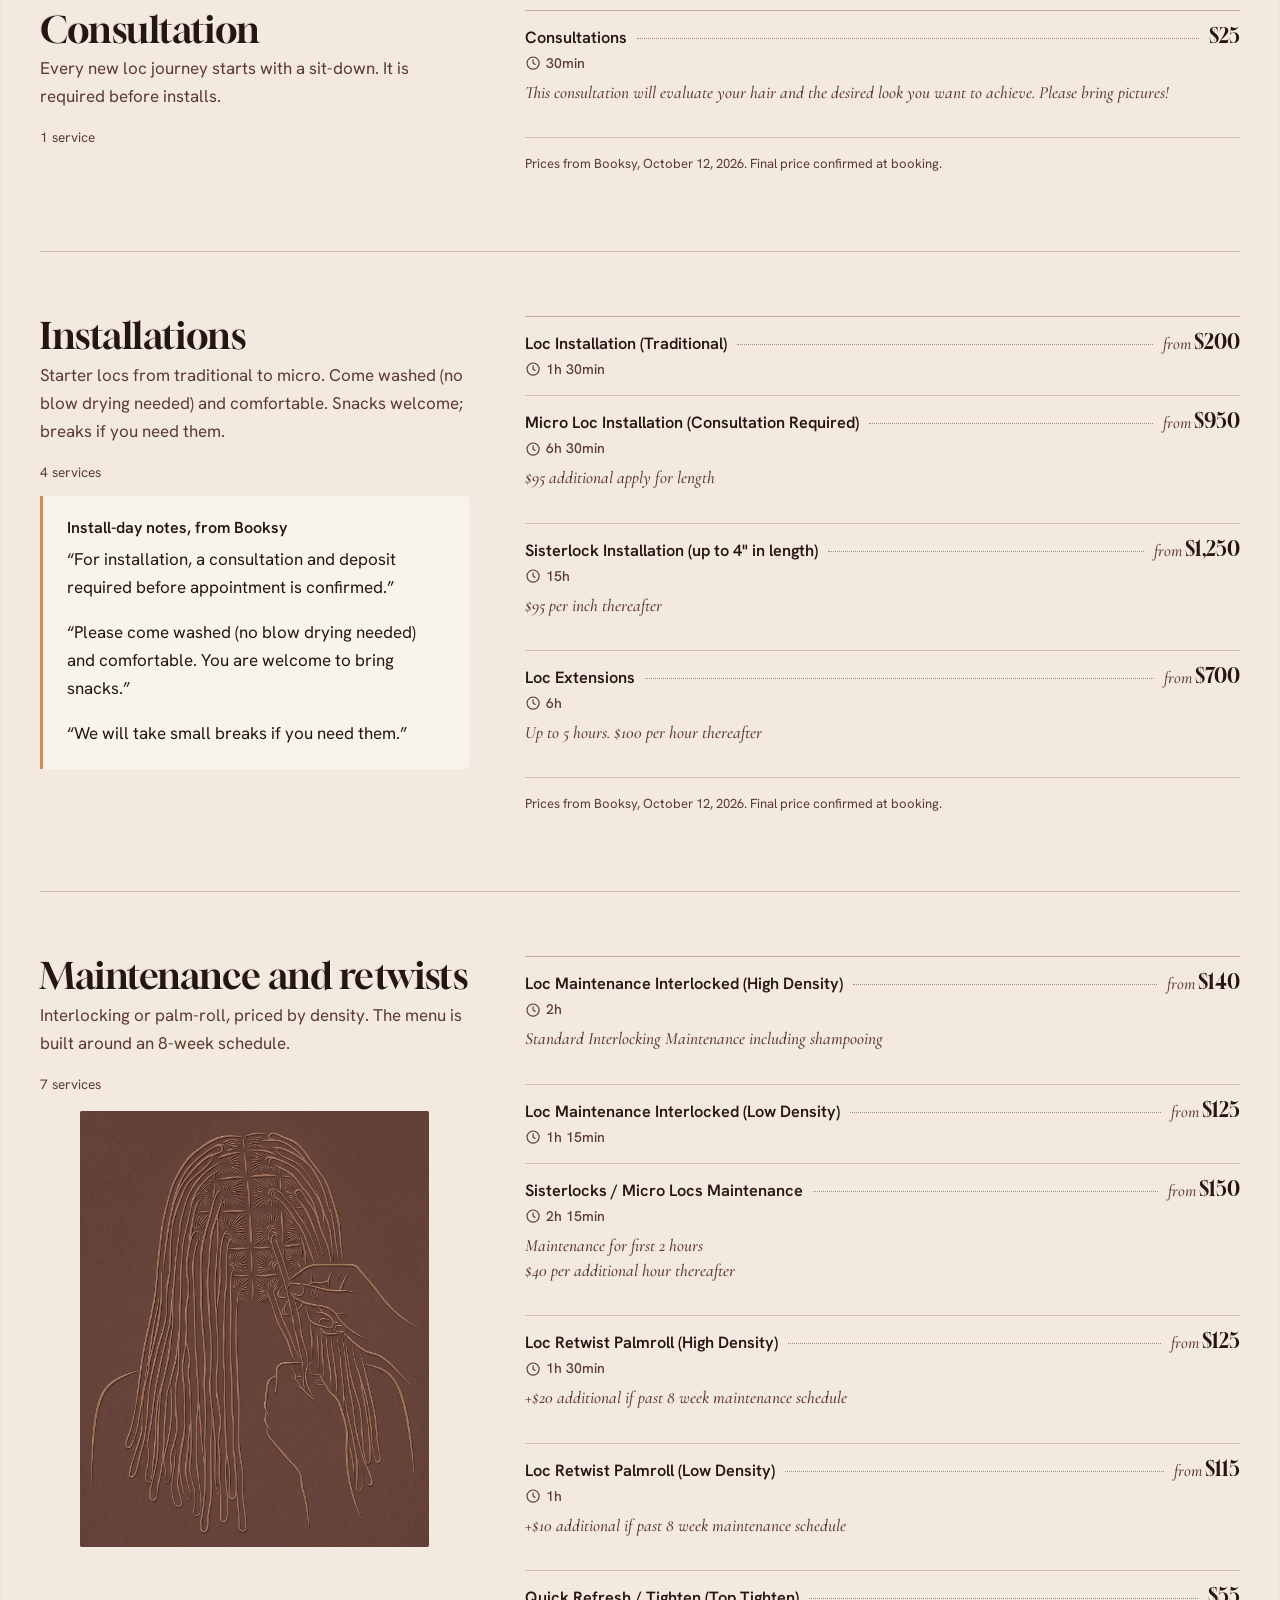
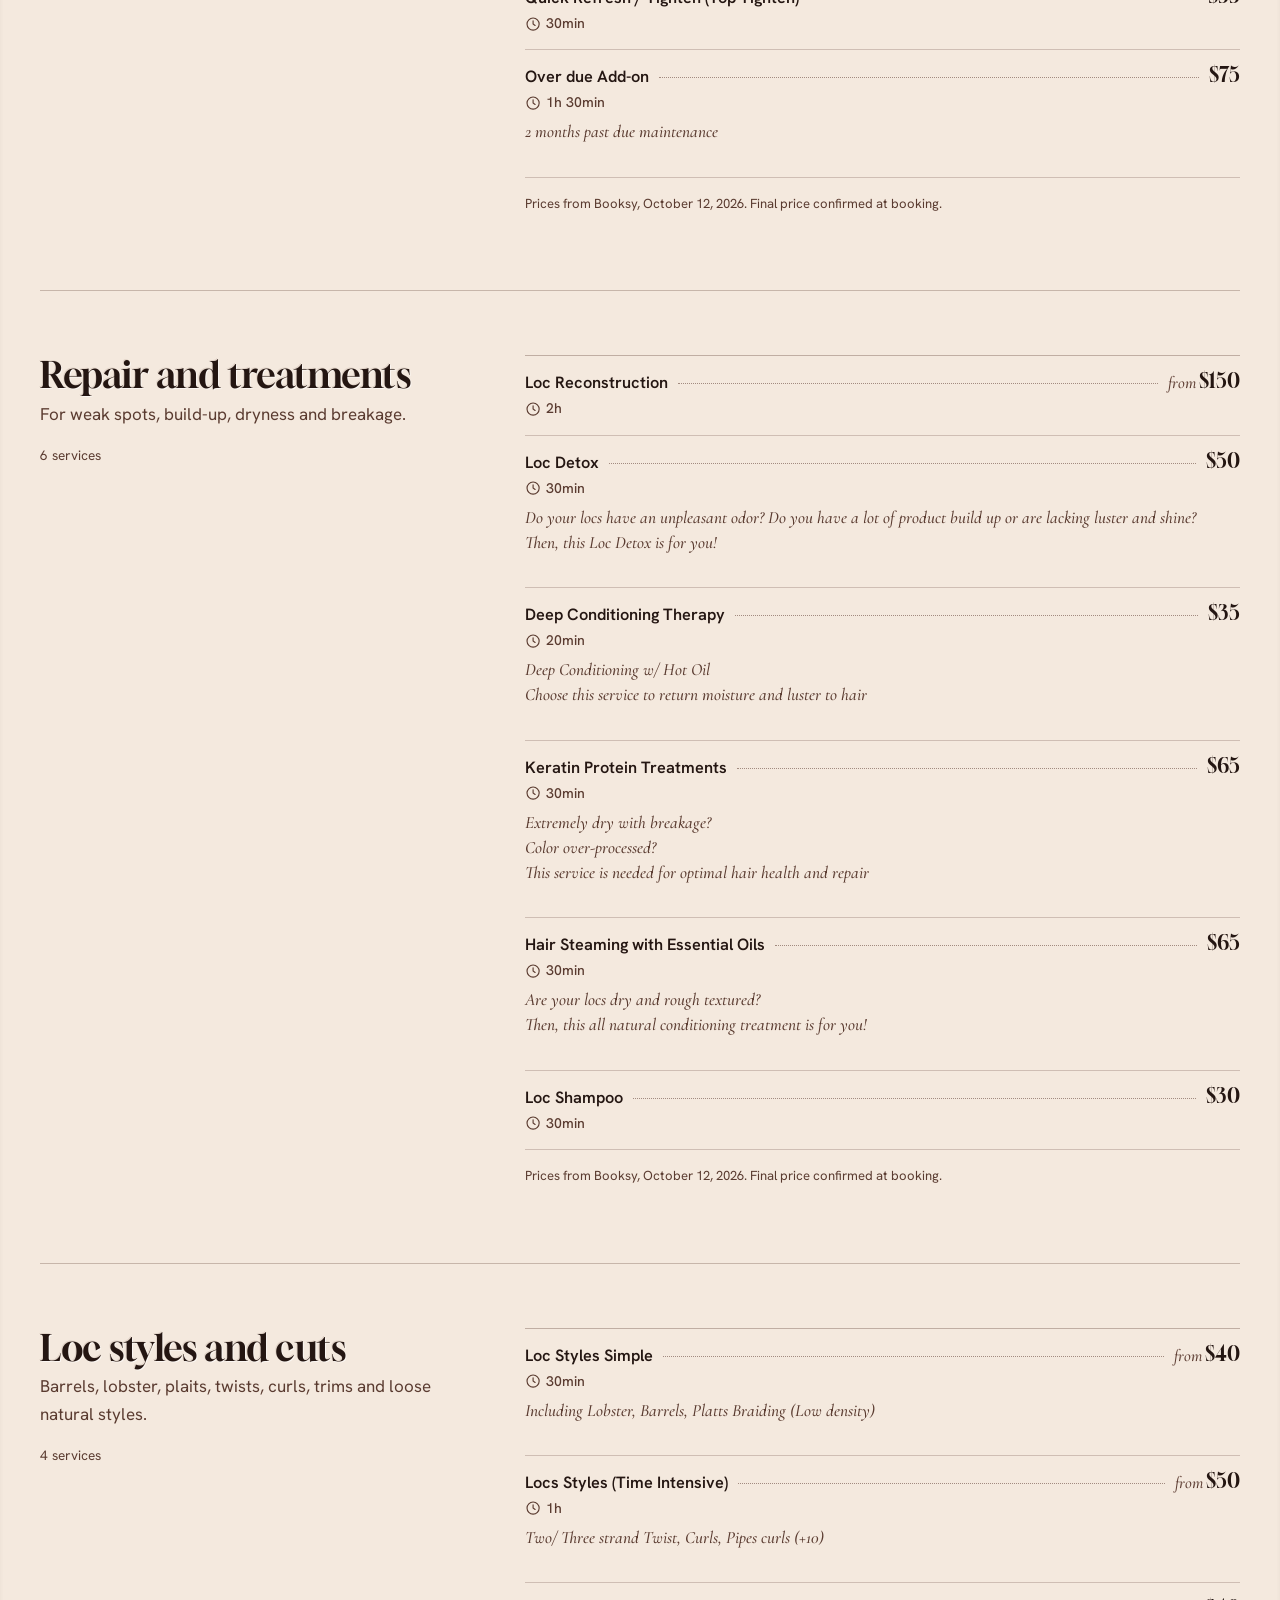
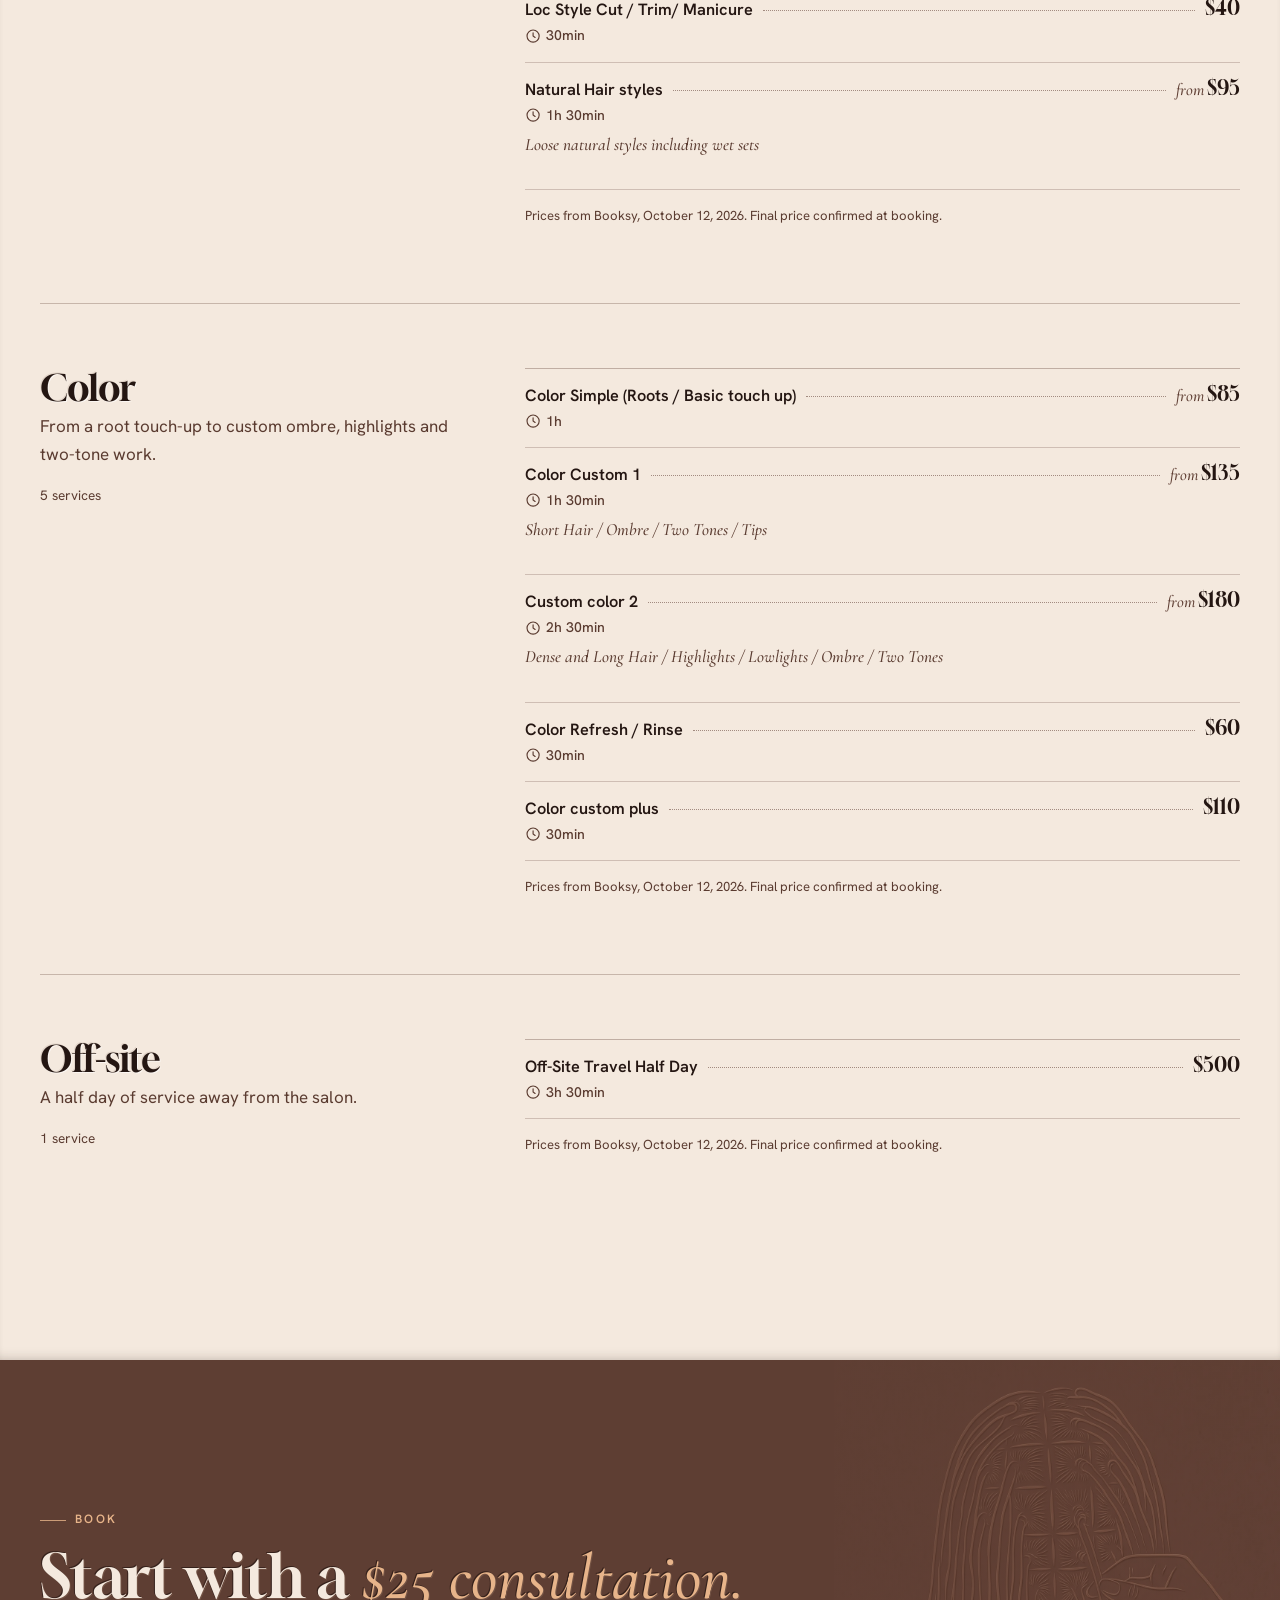
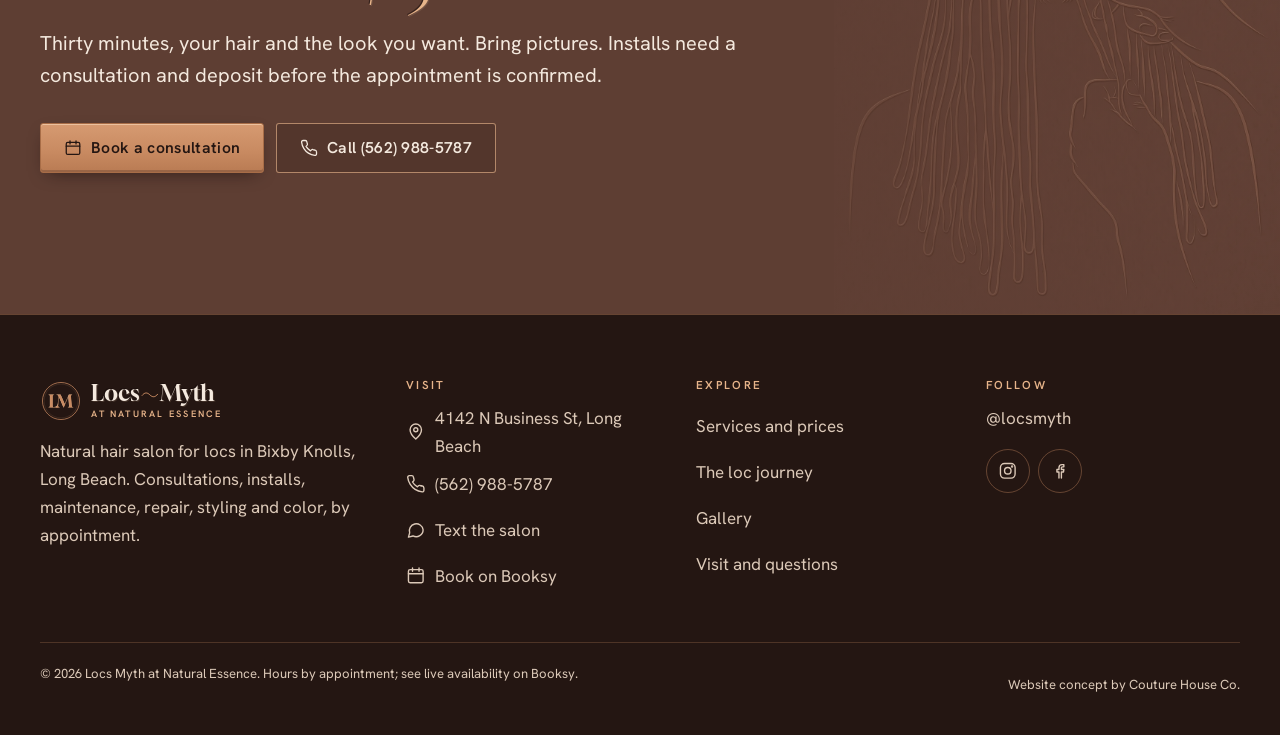
<file: services.html>
<!doctype html>
<html lang="en">
<head>
<meta charset="utf-8">
<meta name="viewport" content="width=device-width, initial-scale=1, viewport-fit=cover">
<title>Loc Services and Prices in Long Beach, CA | Locs Myth</title>
<meta name="description" content="Full menu and prices: $25 loc consultation, traditional, micro and Sisterlock installs, interlocking and palm-roll retwists, color and treatments.">
<link rel="canonical" href="https://locs-myth-natural-essence-demo.netlify.app/services.html">
<meta name="theme-color" content="#3E2822">
<meta name="format-detection" content="telephone=no">
<meta name="robots" content="index, follow, max-image-preview:large">
<meta property="og:type" content="website">
<meta property="og:site_name" content="Locs Myth at Natural Essence">
<meta property="og:title" content="Loc Services and Prices in Long Beach, CA | Locs Myth">
<meta property="og:description" content="Full menu and prices: $25 loc consultation, traditional, micro and Sisterlock installs, interlocking and palm-roll retwists, color and treatments.">
<meta property="og:url" content="https://locs-myth-natural-essence-demo.netlify.app/services.html">
<meta property="og:image" content="https://locs-myth-natural-essence-demo.netlify.app/assets/img/share-2.jpg">
<meta property="og:image:width" content="1200">
<meta property="og:image:height" content="630">
<meta property="og:image:type" content="image/jpeg">
<meta property="og:image:alt" content="Locs Myth at Natural Essence, Long Beach: Loc care from first twist to full crown. 4.4 Google, 5.0 Booksy.">
<meta property="og:locale" content="en_US">
<meta name="twitter:card" content="summary_large_image">
<meta name="twitter:title" content="Loc Services and Prices in Long Beach, CA | Locs Myth">
<meta name="twitter:description" content="Full menu and prices: $25 loc consultation, traditional, micro and Sisterlock installs, interlocking and palm-roll retwists, color and treatments.">
<meta name="twitter:image:alt" content="Locs Myth at Natural Essence, Long Beach: Loc care from first twist to full crown. 4.4 Google, 5.0 Booksy.">
<meta name="twitter:image" content="https://locs-myth-natural-essence-demo.netlify.app/assets/img/share-2.jpg">
<link rel="icon" href="assets/img/favicon.svg" type="image/svg+xml">
<link rel="icon" href="assets/img/favicon-32.png" sizes="32x32" type="image/png">
<link rel="apple-touch-icon" href="assets/img/apple-touch-icon.png">
<link rel="manifest" href="site.webmanifest">
<link rel="preload" href="assets/fonts/gloock-latin-400-normal.woff2" as="font" type="font/woff2" crossorigin>
<link rel="preload" href="assets/fonts/hanken-grotesk-latin-400-normal.woff2" as="font" type="font/woff2" crossorigin>
<link rel="stylesheet" href="assets/css/fonts.css?v=20261012a">
<link rel="stylesheet" href="assets/css/site.css?v=20261012a">
<script src="assets/js/js-flag.js"></script>
<script src="assets/js/site.js?v=20261012a" defer></script>
</head>
<body class="has-hero">
<a class="skip-link" href="#main">Skip to content</a>
<header class="site-header">
  <div class="wrap header-inner">
    <a class="brand" href="index.html" aria-label="Locs Myth at Natural Essence, home"><img src="assets/img/monogram.svg" width="42" height="42" alt=""><span class="brand__words" aria-hidden="true"><span class="brand__name">Locs<svg class="tilde" viewBox="0 0 40 14" aria-hidden="true" focusable="false"><path d="M2 9c6-8 12-8 18-2s12 6 18-2"/></svg>Myth</span><span class="brand__sub">at Natural Essence</span></span></a>
    <nav class="nav-desktop" aria-label="Main"><ul><li><a href="services.html" aria-current="page">Services</a></li><li><a href="journey.html">Loc journey</a></li><li><a href="gallery.html">Gallery</a></li><li><a href="visit.html">Visit</a></li></ul></nav>
    <a class="btn btn--copper header-cta" href="https://booksy.com/en-us/557302_locs-myth-at-natural-essence_hair-salon_103721_long-beach" rel="noopener"><svg class="icon" viewBox="0 0 24 24" aria-hidden="true" focusable="false"><rect x="3" y="4.5" width="18" height="16" rx="2"/><path d="M3 9.5h18M8 2.5v4M16 2.5v4"/></svg>Book a consultation</a>
    <button class="menu-toggle" type="button" aria-expanded="false" aria-controls="mobile-nav"><span class="bars" aria-hidden="true"><span></span><span></span><span></span></span><span class="label">Menu</span></button>
  </div>
</header>
<div class="mobile-nav" id="mobile-nav" role="dialog" aria-modal="true" aria-label="Site menu" hidden>
  <div class="mobile-nav__top"><a class="brand" href="index.html" aria-label="Locs Myth at Natural Essence, home"><img src="assets/img/monogram.svg" width="42" height="42" alt=""><span class="brand__words" aria-hidden="true"><span class="brand__name">Locs<svg class="tilde" viewBox="0 0 40 14" aria-hidden="true" focusable="false"><path d="M2 9c6-8 12-8 18-2s12 6 18-2"/></svg>Myth</span><span class="brand__sub">at Natural Essence</span></span></a><button class="close" type="button" aria-label="Close menu"><svg class="icon" viewBox="0 0 24 24" aria-hidden="true" focusable="false"><path d="M6 6l12 12M18 6 6 18"/></svg></button></div>
  <nav aria-label="Mobile"><ul><li><a href="index.html">Home<svg class="icon" viewBox="0 0 24 24" aria-hidden="true" focusable="false"><path d="M5 12h14M13 6l6 6-6 6"/></svg></a></li><li><a href="services.html" aria-current="page">Services and prices<svg class="icon" viewBox="0 0 24 24" aria-hidden="true" focusable="false"><path d="M5 12h14M13 6l6 6-6 6"/></svg></a></li><li><a href="journey.html">The loc journey<svg class="icon" viewBox="0 0 24 24" aria-hidden="true" focusable="false"><path d="M5 12h14M13 6l6 6-6 6"/></svg></a></li><li><a href="gallery.html">Gallery<svg class="icon" viewBox="0 0 24 24" aria-hidden="true" focusable="false"><path d="M5 12h14M13 6l6 6-6 6"/></svg></a></li><li><a href="visit.html">Visit and contact<svg class="icon" viewBox="0 0 24 24" aria-hidden="true" focusable="false"><path d="M5 12h14M13 6l6 6-6 6"/></svg></a></li></ul></nav>
  <div class="mobile-nav__foot">
    <a class="btn btn--copper" href="https://booksy.com/en-us/557302_locs-myth-at-natural-essence_hair-salon_103721_long-beach" rel="noopener"><svg class="icon" viewBox="0 0 24 24" aria-hidden="true" focusable="false"><rect x="3" y="4.5" width="18" height="16" rx="2"/><path d="M3 9.5h18M8 2.5v4M16 2.5v4"/></svg>Book a consultation on Booksy</a>
    <a class="btn btn--ghost" href="tel:+15629885787"><svg class="icon" viewBox="0 0 24 24" aria-hidden="true" focusable="false"><path d="M22 16.9v3a2 2 0 0 1-2.2 2 19.8 19.8 0 0 1-8.6-3.1 19.5 19.5 0 0 1-6-6A19.8 19.8 0 0 1 2.1 4.2 2 2 0 0 1 4.1 2h3a2 2 0 0 1 2 1.7c.1.9.4 1.8.7 2.7a2 2 0 0 1-.5 2.1L8 9.8a16 16 0 0 0 6 6l1.3-1.3a2 2 0 0 1 2.1-.4c.9.3 1.8.6 2.7.7a2 2 0 0 1 1.7 2z"/></svg>Call (562) 988-5787</a>
    <p>4142 N Business St, Long Beach, CA 90807<br>Bixby Knolls, by appointment</p>
  </div>
</div>
<main id="main" tabindex="-1">
<section class="page-hero page-hero--portrait">
  <div class="page-hero__art"><img src="assets/img/art-retwist-hands.webp" srcset="assets/img/art-retwist-hands-800.webp 800w, assets/img/art-retwist-hands.webp 1200w" sizes="100vw" width="1200" height="1490" alt="Illustration: a loctician palm-rolling a loc at the root, embossed in copper line art" decoding="async" fetchpriority="high"></div>
  <div class="wrap">
    <nav class="crumbs" aria-label="Breadcrumb"><ol><li><a href="index.html">Home</a></li><li aria-current="page">Services</li></ol></nav>
    <p class="eyebrow">Services and prices</p>
    <h1 class="display h-xl press">Loc services and prices in <span class="it">Long Beach.</span></h1>
    <p class="lede">The full Booksy menu: 28 services, from a $25 consultation to Sisterlock installation. Prices marked "from" are starting prices; your exact price is confirmed at booking.</p>
    <div class="btn-row"><a class="btn btn--copper" href="https://booksy.com/en-us/557302_locs-myth-at-natural-essence_hair-salon_103721_long-beach" rel="noopener"><svg class="icon" viewBox="0 0 24 24" aria-hidden="true" focusable="false"><rect x="3" y="4.5" width="18" height="16" rx="2"/><path d="M3 9.5h18M8 2.5v4M16 2.5v4"/></svg>Book a consultation</a><a class="btn btn--ghost" href="tel:+15629885787"><svg class="icon" viewBox="0 0 24 24" aria-hidden="true" focusable="false"><path d="M22 16.9v3a2 2 0 0 1-2.2 2 19.8 19.8 0 0 1-8.6-3.1 19.5 19.5 0 0 1-6-6A19.8 19.8 0 0 1 2.1 4.2 2 2 0 0 1 4.1 2h3a2 2 0 0 1 2 1.7c.1.9.4 1.8.7 2.7a2 2 0 0 1-.5 2.1L8 9.8a16 16 0 0 0 6 6l1.3-1.3a2 2 0 0 1 2.1-.4c.9.3 1.8.6 2.7.7a2 2 0 0 1 1.7 2z"/></svg>Call (562) 988-5787</a></div>
  </div>
</section>
<section class="sec sec--sand" aria-label="Consultation first">
  <div class="wrap menu-grid">
    <div class="consult-card fade">
      <p class="eyebrow">Consultation first</p>
      <h2 class="display h-md">Bring pictures.</h2>
      <p class="price-big">$25 <small>30 minutes</small></p>
      <blockquote>&ldquo;This consultation will evaluate your hair and the desired look you want to achieve. Please bring pictures!&rdquo;</blockquote>
      <a class="btn btn--copper" href="https://booksy.com/en-us/557302_locs-myth-at-natural-essence_hair-salon_103721_long-beach" rel="noopener"><svg class="icon" viewBox="0 0 24 24" aria-hidden="true" focusable="false"><rect x="3" y="4.5" width="18" height="16" rx="2"/><path d="M3 9.5h18M8 2.5v4M16 2.5v4"/></svg>Book the consultation</a>
    </div>
    <div>
      <h2 class="display h-md">How pricing works</h2>
      <ol class="steps">
        <li><div><h3>"From" means starting price</h3><p>Booksy lists most services with a starting price. Length, density and time can move the final number, which is confirmed at booking.</p></div></li>
        <li><div><h3>Installs are priced by length and time</h3><p>Sisterlock Installation covers hair up to 4 inches, then $95 per inch. Micro Loc Installation has a $95 length addition. Loc Extensions cover up to 5 hours, then $100 per hour.</p></div></li>
        <li><div><h3>Stay on schedule</h3><p>Palm-roll retwists add $10 to $20 past an 8-week maintenance schedule. The Over due Add-on ($75) is for 2 months past due maintenance.</p></div></li>
      </ol>
    </div>
  </div>
</section>
<section class="sec sec--cream" aria-label="Full service menu">
  <div class="wrap">
    <nav class="jump" aria-label="Service groups"><a href="#consult">Consultation</a><a href="#install">Installations</a><a href="#maint">Maintenance and retwists</a><a href="#restore">Repair and treatments</a><a href="#style">Loc styles and cuts</a><a href="#color">Color</a><a href="#travel">Off-site</a></nav>
    <section class="menu-group" id="consult" aria-labelledby="g-consult">
  <div class="menu-group__head">
    <h2 class="display h-md" id="g-consult">Consultation</h2>
    <p class="intro">Every new loc journey starts with a sit-down. It is required before installs.</p>
    <p class="fine">1 service</p>
    
  </div>
  <div><ul class="menu-list"><li><div class="menu-row"><span class="name">Consultations</span><span class="dots" aria-hidden="true"></span><span class="price">$25</span></div><div class="menu-meta"><span class="dur"><svg class="icon" viewBox="0 0 24 24" aria-hidden="true" focusable="false"><circle cx="12" cy="12" r="9"/><path d="M12 7v5l3 2"/></svg>30min</span></div><p class="menu-desc"><span>This consultation will evaluate your hair and the desired look you want to achieve. Please bring pictures!</span></p></li></ul><p class="price-note">Prices from Booksy, October 12, 2026. Final price confirmed at booking.</p></div>
</section><section class="menu-group" id="install" aria-labelledby="g-install">
  <div class="menu-group__head">
    <h2 class="display h-md" id="g-install">Installations</h2>
    <p class="intro">Starter locs from traditional to micro. Come washed (no blow drying needed) and comfortable. Snacks welcome; breaks if you need them.</p>
    <p class="fine">4 services</p>
    <div class="note-card"><h3>Install-day notes, from Booksy</h3><p>&ldquo;For installation, a consultation and deposit required before appointment is confirmed.&rdquo;</p><p>&ldquo;Please come washed (no blow drying needed) and comfortable. You are welcome to bring snacks.&rdquo;</p><p>&ldquo;We will take small breaks if you need them.&rdquo;</p></div>
  </div>
  <div><ul class="menu-list"><li><div class="menu-row"><span class="name">Loc Installation (Traditional)</span><span class="dots" aria-hidden="true"></span><span class="price"><span class="from">from</span>$200</span></div><div class="menu-meta"><span class="dur"><svg class="icon" viewBox="0 0 24 24" aria-hidden="true" focusable="false"><circle cx="12" cy="12" r="9"/><path d="M12 7v5l3 2"/></svg>1h 30min</span></div></li><li><div class="menu-row"><span class="name">Micro Loc Installation (Consultation Required)</span><span class="dots" aria-hidden="true"></span><span class="price"><span class="from">from</span>$950</span></div><div class="menu-meta"><span class="dur"><svg class="icon" viewBox="0 0 24 24" aria-hidden="true" focusable="false"><circle cx="12" cy="12" r="9"/><path d="M12 7v5l3 2"/></svg>6h 30min</span></div><p class="menu-desc"><span>$95 additional apply for length</span></p></li><li><div class="menu-row"><span class="name">Sisterlock Installation (up to 4&quot; in length)</span><span class="dots" aria-hidden="true"></span><span class="price"><span class="from">from</span>$1,250</span></div><div class="menu-meta"><span class="dur"><svg class="icon" viewBox="0 0 24 24" aria-hidden="true" focusable="false"><circle cx="12" cy="12" r="9"/><path d="M12 7v5l3 2"/></svg>15h</span></div><p class="menu-desc"><span>$95 per inch thereafter</span></p></li><li><div class="menu-row"><span class="name">Loc Extensions</span><span class="dots" aria-hidden="true"></span><span class="price"><span class="from">from</span>$700</span></div><div class="menu-meta"><span class="dur"><svg class="icon" viewBox="0 0 24 24" aria-hidden="true" focusable="false"><circle cx="12" cy="12" r="9"/><path d="M12 7v5l3 2"/></svg>6h</span></div><p class="menu-desc"><span>Up to 5 hours. $100 per hour thereafter</span></p></li></ul><p class="price-note">Prices from Booksy, October 12, 2026. Final price confirmed at booking.</p></div>
</section><section class="menu-group" id="maint" aria-labelledby="g-maint">
  <div class="menu-group__head">
    <h2 class="display h-md" id="g-maint">Maintenance and retwists</h2>
    <p class="intro">Interlocking or palm-roll, priced by density. The menu is built around an 8-week schedule.</p>
    <p class="fine">7 services</p>
    <figure class="art-frame"><img src="assets/img/art-retwist-hands.webp" srcset="assets/img/art-retwist-hands-800.webp 800w, assets/img/art-retwist-hands.webp 1200w" sizes="(min-width: 900px) 360px, 100vw" width="1200" height="1490" alt="Illustration: a loctician palm-rolling a loc at the root, embossed in copper line art" loading="lazy" decoding="async"></figure>
  </div>
  <div><ul class="menu-list"><li><div class="menu-row"><span class="name">Loc Maintenance Interlocked (High Density)</span><span class="dots" aria-hidden="true"></span><span class="price"><span class="from">from</span>$140</span></div><div class="menu-meta"><span class="dur"><svg class="icon" viewBox="0 0 24 24" aria-hidden="true" focusable="false"><circle cx="12" cy="12" r="9"/><path d="M12 7v5l3 2"/></svg>2h</span></div><p class="menu-desc"><span>Standard Interlocking Maintenance including shampooing</span></p></li><li><div class="menu-row"><span class="name">Loc Maintenance Interlocked (Low Density)</span><span class="dots" aria-hidden="true"></span><span class="price"><span class="from">from</span>$125</span></div><div class="menu-meta"><span class="dur"><svg class="icon" viewBox="0 0 24 24" aria-hidden="true" focusable="false"><circle cx="12" cy="12" r="9"/><path d="M12 7v5l3 2"/></svg>1h 15min</span></div></li><li><div class="menu-row"><span class="name">Sisterlocks / Micro Locs Maintenance</span><span class="dots" aria-hidden="true"></span><span class="price"><span class="from">from</span>$150</span></div><div class="menu-meta"><span class="dur"><svg class="icon" viewBox="0 0 24 24" aria-hidden="true" focusable="false"><circle cx="12" cy="12" r="9"/><path d="M12 7v5l3 2"/></svg>2h 15min</span></div><p class="menu-desc"><span>Maintenance for first 2 hours</span><span>$40 per additional hour thereafter</span></p></li><li><div class="menu-row"><span class="name">Loc Retwist Palmroll (High Density)</span><span class="dots" aria-hidden="true"></span><span class="price"><span class="from">from</span>$125</span></div><div class="menu-meta"><span class="dur"><svg class="icon" viewBox="0 0 24 24" aria-hidden="true" focusable="false"><circle cx="12" cy="12" r="9"/><path d="M12 7v5l3 2"/></svg>1h 30min</span></div><p class="menu-desc"><span>+$20 additional if past 8 week maintenance schedule</span></p></li><li><div class="menu-row"><span class="name">Loc Retwist Palmroll (Low Density)</span><span class="dots" aria-hidden="true"></span><span class="price"><span class="from">from</span>$115</span></div><div class="menu-meta"><span class="dur"><svg class="icon" viewBox="0 0 24 24" aria-hidden="true" focusable="false"><circle cx="12" cy="12" r="9"/><path d="M12 7v5l3 2"/></svg>1h</span></div><p class="menu-desc"><span>+$10 additional if past 8 week maintenance schedule</span></p></li><li><div class="menu-row"><span class="name">Quick Refresh / Tighten (Top Tighten)</span><span class="dots" aria-hidden="true"></span><span class="price">$55</span></div><div class="menu-meta"><span class="dur"><svg class="icon" viewBox="0 0 24 24" aria-hidden="true" focusable="false"><circle cx="12" cy="12" r="9"/><path d="M12 7v5l3 2"/></svg>30min</span></div></li><li><div class="menu-row"><span class="name">Over due Add-on</span><span class="dots" aria-hidden="true"></span><span class="price">$75</span></div><div class="menu-meta"><span class="dur"><svg class="icon" viewBox="0 0 24 24" aria-hidden="true" focusable="false"><circle cx="12" cy="12" r="9"/><path d="M12 7v5l3 2"/></svg>1h 30min</span></div><p class="menu-desc"><span>2 months past due maintenance</span></p></li></ul><p class="price-note">Prices from Booksy, October 12, 2026. Final price confirmed at booking.</p></div>
</section><section class="menu-group" id="restore" aria-labelledby="g-restore">
  <div class="menu-group__head">
    <h2 class="display h-md" id="g-restore">Repair and treatments</h2>
    <p class="intro">For weak spots, build-up, dryness and breakage.</p>
    <p class="fine">6 services</p>
    
  </div>
  <div><ul class="menu-list"><li><div class="menu-row"><span class="name">Loc Reconstruction</span><span class="dots" aria-hidden="true"></span><span class="price"><span class="from">from</span>$150</span></div><div class="menu-meta"><span class="dur"><svg class="icon" viewBox="0 0 24 24" aria-hidden="true" focusable="false"><circle cx="12" cy="12" r="9"/><path d="M12 7v5l3 2"/></svg>2h</span></div></li><li><div class="menu-row"><span class="name">Loc Detox</span><span class="dots" aria-hidden="true"></span><span class="price">$50</span></div><div class="menu-meta"><span class="dur"><svg class="icon" viewBox="0 0 24 24" aria-hidden="true" focusable="false"><circle cx="12" cy="12" r="9"/><path d="M12 7v5l3 2"/></svg>30min</span></div><p class="menu-desc"><span>Do your locs have an unpleasant odor? Do you have a lot of product build up or are lacking luster and shine?</span><span>Then, this Loc Detox is for you!</span></p></li><li><div class="menu-row"><span class="name">Deep Conditioning Therapy</span><span class="dots" aria-hidden="true"></span><span class="price">$35</span></div><div class="menu-meta"><span class="dur"><svg class="icon" viewBox="0 0 24 24" aria-hidden="true" focusable="false"><circle cx="12" cy="12" r="9"/><path d="M12 7v5l3 2"/></svg>20min</span></div><p class="menu-desc"><span>Deep Conditioning w/ Hot Oil</span><span>Choose this service to return moisture and luster to hair</span></p></li><li><div class="menu-row"><span class="name">Keratin Protein Treatments</span><span class="dots" aria-hidden="true"></span><span class="price">$65</span></div><div class="menu-meta"><span class="dur"><svg class="icon" viewBox="0 0 24 24" aria-hidden="true" focusable="false"><circle cx="12" cy="12" r="9"/><path d="M12 7v5l3 2"/></svg>30min</span></div><p class="menu-desc"><span>Extremely dry with breakage?</span><span>Color over-processed?</span><span>This service is needed for optimal hair health and repair</span></p></li><li><div class="menu-row"><span class="name">Hair Steaming with Essential Oils</span><span class="dots" aria-hidden="true"></span><span class="price">$65</span></div><div class="menu-meta"><span class="dur"><svg class="icon" viewBox="0 0 24 24" aria-hidden="true" focusable="false"><circle cx="12" cy="12" r="9"/><path d="M12 7v5l3 2"/></svg>30min</span></div><p class="menu-desc"><span>Are your locs dry and rough textured?</span><span>Then, this all natural conditioning treatment is for you!</span></p></li><li><div class="menu-row"><span class="name">Loc Shampoo</span><span class="dots" aria-hidden="true"></span><span class="price">$30</span></div><div class="menu-meta"><span class="dur"><svg class="icon" viewBox="0 0 24 24" aria-hidden="true" focusable="false"><circle cx="12" cy="12" r="9"/><path d="M12 7v5l3 2"/></svg>30min</span></div></li></ul><p class="price-note">Prices from Booksy, October 12, 2026. Final price confirmed at booking.</p></div>
</section><section class="menu-group" id="style" aria-labelledby="g-style">
  <div class="menu-group__head">
    <h2 class="display h-md" id="g-style">Loc styles and cuts</h2>
    <p class="intro">Barrels, lobster, plaits, twists, curls, trims and loose natural styles.</p>
    <p class="fine">4 services</p>
    
  </div>
  <div><ul class="menu-list"><li><div class="menu-row"><span class="name">Loc Styles Simple</span><span class="dots" aria-hidden="true"></span><span class="price"><span class="from">from</span>$40</span></div><div class="menu-meta"><span class="dur"><svg class="icon" viewBox="0 0 24 24" aria-hidden="true" focusable="false"><circle cx="12" cy="12" r="9"/><path d="M12 7v5l3 2"/></svg>30min</span></div><p class="menu-desc"><span>Including Lobster, Barrels, Platts Braiding (Low density)</span></p></li><li><div class="menu-row"><span class="name">Locs Styles (Time Intensive)</span><span class="dots" aria-hidden="true"></span><span class="price"><span class="from">from</span>$50</span></div><div class="menu-meta"><span class="dur"><svg class="icon" viewBox="0 0 24 24" aria-hidden="true" focusable="false"><circle cx="12" cy="12" r="9"/><path d="M12 7v5l3 2"/></svg>1h</span></div><p class="menu-desc"><span>Two/ Three strand Twist, Curls, Pipes curls (+10)</span></p></li><li><div class="menu-row"><span class="name">Loc Style Cut / Trim/ Manicure</span><span class="dots" aria-hidden="true"></span><span class="price">$40</span></div><div class="menu-meta"><span class="dur"><svg class="icon" viewBox="0 0 24 24" aria-hidden="true" focusable="false"><circle cx="12" cy="12" r="9"/><path d="M12 7v5l3 2"/></svg>30min</span></div></li><li><div class="menu-row"><span class="name">Natural Hair styles</span><span class="dots" aria-hidden="true"></span><span class="price"><span class="from">from</span>$95</span></div><div class="menu-meta"><span class="dur"><svg class="icon" viewBox="0 0 24 24" aria-hidden="true" focusable="false"><circle cx="12" cy="12" r="9"/><path d="M12 7v5l3 2"/></svg>1h 30min</span></div><p class="menu-desc"><span>Loose natural styles including wet sets</span></p></li></ul><p class="price-note">Prices from Booksy, October 12, 2026. Final price confirmed at booking.</p></div>
</section><section class="menu-group" id="color" aria-labelledby="g-color">
  <div class="menu-group__head">
    <h2 class="display h-md" id="g-color">Color</h2>
    <p class="intro">From a root touch-up to custom ombre, highlights and two-tone work.</p>
    <p class="fine">5 services</p>
    
  </div>
  <div><ul class="menu-list"><li><div class="menu-row"><span class="name">Color Simple (Roots / Basic touch up)</span><span class="dots" aria-hidden="true"></span><span class="price"><span class="from">from</span>$85</span></div><div class="menu-meta"><span class="dur"><svg class="icon" viewBox="0 0 24 24" aria-hidden="true" focusable="false"><circle cx="12" cy="12" r="9"/><path d="M12 7v5l3 2"/></svg>1h</span></div></li><li><div class="menu-row"><span class="name">Color Custom 1</span><span class="dots" aria-hidden="true"></span><span class="price"><span class="from">from</span>$135</span></div><div class="menu-meta"><span class="dur"><svg class="icon" viewBox="0 0 24 24" aria-hidden="true" focusable="false"><circle cx="12" cy="12" r="9"/><path d="M12 7v5l3 2"/></svg>1h 30min</span></div><p class="menu-desc"><span>Short Hair / Ombre / Two Tones / Tips</span></p></li><li><div class="menu-row"><span class="name">Custom color 2</span><span class="dots" aria-hidden="true"></span><span class="price"><span class="from">from</span>$180</span></div><div class="menu-meta"><span class="dur"><svg class="icon" viewBox="0 0 24 24" aria-hidden="true" focusable="false"><circle cx="12" cy="12" r="9"/><path d="M12 7v5l3 2"/></svg>2h 30min</span></div><p class="menu-desc"><span>Dense and Long Hair / Highlights / Lowlights / Ombre / Two Tones</span></p></li><li><div class="menu-row"><span class="name">Color Refresh / Rinse</span><span class="dots" aria-hidden="true"></span><span class="price">$60</span></div><div class="menu-meta"><span class="dur"><svg class="icon" viewBox="0 0 24 24" aria-hidden="true" focusable="false"><circle cx="12" cy="12" r="9"/><path d="M12 7v5l3 2"/></svg>30min</span></div></li><li><div class="menu-row"><span class="name">Color custom plus</span><span class="dots" aria-hidden="true"></span><span class="price">$110</span></div><div class="menu-meta"><span class="dur"><svg class="icon" viewBox="0 0 24 24" aria-hidden="true" focusable="false"><circle cx="12" cy="12" r="9"/><path d="M12 7v5l3 2"/></svg>30min</span></div></li></ul><p class="price-note">Prices from Booksy, October 12, 2026. Final price confirmed at booking.</p></div>
</section><section class="menu-group" id="travel" aria-labelledby="g-travel">
  <div class="menu-group__head">
    <h2 class="display h-md" id="g-travel">Off-site</h2>
    <p class="intro">A half day of service away from the salon.</p>
    <p class="fine">1 service</p>
    
  </div>
  <div><ul class="menu-list"><li><div class="menu-row"><span class="name">Off-Site Travel Half Day</span><span class="dots" aria-hidden="true"></span><span class="price">$500</span></div><div class="menu-meta"><span class="dur"><svg class="icon" viewBox="0 0 24 24" aria-hidden="true" focusable="false"><circle cx="12" cy="12" r="9"/><path d="M12 7v5l3 2"/></svg>3h 30min</span></div></li></ul><p class="price-note">Prices from Booksy, October 12, 2026. Final price confirmed at booking.</p></div>
</section>
  </div>
</section>
<section class="cta-band" aria-labelledby="cta-h">
  <div class="cta-band__art"><img src="assets/img/art-retwist-hands.webp" srcset="assets/img/art-retwist-hands-800.webp 800w, assets/img/art-retwist-hands.webp 1200w" sizes="(min-width: 760px) 50vw, 100vw" width="1200" height="1490" alt="Illustration: a loctician&#x27;s hands palm-rolling a loc at the root, embossed in copper line art" loading="lazy" decoding="async"></div>
  <div class="wrap">
    <p class="eyebrow">Book</p>
    <h2 class="display h-lg" id="cta-h">Start with a <span class="it">$25 consultation.</span></h2>
    <p class="lede">Thirty minutes, your hair and the look you want. Bring pictures. Installs need a consultation and deposit before the appointment is confirmed.</p>
    <div class="btn-row"><a class="btn btn--copper" href="https://booksy.com/en-us/557302_locs-myth-at-natural-essence_hair-salon_103721_long-beach" rel="noopener"><svg class="icon" viewBox="0 0 24 24" aria-hidden="true" focusable="false"><rect x="3" y="4.5" width="18" height="16" rx="2"/><path d="M3 9.5h18M8 2.5v4M16 2.5v4"/></svg>Book a consultation</a><a class="btn btn--ghost" href="tel:+15629885787"><svg class="icon" viewBox="0 0 24 24" aria-hidden="true" focusable="false"><path d="M22 16.9v3a2 2 0 0 1-2.2 2 19.8 19.8 0 0 1-8.6-3.1 19.5 19.5 0 0 1-6-6A19.8 19.8 0 0 1 2.1 4.2 2 2 0 0 1 4.1 2h3a2 2 0 0 1 2 1.7c.1.9.4 1.8.7 2.7a2 2 0 0 1-.5 2.1L8 9.8a16 16 0 0 0 6 6l1.3-1.3a2 2 0 0 1 2.1-.4c.9.3 1.8.6 2.7.7a2 2 0 0 1 1.7 2z"/></svg>Call (562) 988-5787</a></div>
  </div>
</section>
</main>
<footer class="site-footer">
  <div class="wrap">
    <div class="foot-grid">
      <div>
        <a class="brand" href="index.html" aria-label="Locs Myth at Natural Essence, home"><img src="assets/img/monogram.svg" width="42" height="42" alt=""><span class="brand__words" aria-hidden="true"><span class="brand__name">Locs<svg class="tilde" viewBox="0 0 40 14" aria-hidden="true" focusable="false"><path d="M2 9c6-8 12-8 18-2s12 6 18-2"/></svg>Myth</span><span class="brand__sub">at Natural Essence</span></span></a>
        <p>Natural hair salon for locs in Bixby Knolls, Long Beach. Consultations, installs, maintenance, repair, styling and color, by appointment.</p>
      </div>
      <div>
        <h2>Visit</h2>
        <ul>
          <li><a href="https://www.google.com/maps/search/?api=1&query=Locs+Myth+at+Natural+Essence%2C+4142+N+Business+St%2C+Long+Beach%2C+CA+90807&query_place_id=ChIJFasW3J0z3YARw0QPgNDAGRI" rel="noopener"><svg class="icon" viewBox="0 0 24 24" aria-hidden="true" focusable="false"><path d="M12 21s-7-6.2-7-11.5a7 7 0 0 1 14 0C19 14.8 12 21 12 21z"/><circle cx="12" cy="9.5" r="2.5"/></svg>4142 N Business St, Long Beach</a></li>
          <li><a href="tel:+15629885787"><svg class="icon" viewBox="0 0 24 24" aria-hidden="true" focusable="false"><path d="M22 16.9v3a2 2 0 0 1-2.2 2 19.8 19.8 0 0 1-8.6-3.1 19.5 19.5 0 0 1-6-6A19.8 19.8 0 0 1 2.1 4.2 2 2 0 0 1 4.1 2h3a2 2 0 0 1 2 1.7c.1.9.4 1.8.7 2.7a2 2 0 0 1-.5 2.1L8 9.8a16 16 0 0 0 6 6l1.3-1.3a2 2 0 0 1 2.1-.4c.9.3 1.8.6 2.7.7a2 2 0 0 1 1.7 2z"/></svg>(562) 988-5787</a></li>
          <li><a href="sms:+15629885787"><svg class="icon" viewBox="0 0 24 24" aria-hidden="true" focusable="false"><path d="M21 12a8.5 8.5 0 0 1-12.4 7.6L3 21l1.5-5.2A8.5 8.5 0 1 1 21 12z"/></svg>Text the salon</a></li>
          <li><a href="https://booksy.com/en-us/557302_locs-myth-at-natural-essence_hair-salon_103721_long-beach" rel="noopener"><svg class="icon" viewBox="0 0 24 24" aria-hidden="true" focusable="false"><rect x="3" y="4.5" width="18" height="16" rx="2"/><path d="M3 9.5h18M8 2.5v4M16 2.5v4"/></svg>Book on Booksy</a></li>
        </ul>
      </div>
      <div>
        <h2>Explore</h2>
        <ul>
          <li><a href="services.html">Services and prices</a></li>
          <li><a href="journey.html">The loc journey</a></li>
          <li><a href="gallery.html">Gallery</a></li>
          <li><a href="visit.html">Visit and questions</a></li>
        </ul>
      </div>
      <div>
        <h2>Follow</h2>
        <p>@locsmyth</p>
        <div class="socials">
          <a href="https://www.instagram.com/locsmyth/" rel="noopener" aria-label="Locs Myth on Instagram"><svg class="icon" viewBox="0 0 24 24" aria-hidden="true" focusable="false"><rect x="3" y="3" width="18" height="18" rx="5"/><circle cx="12" cy="12" r="4"/><circle cx="17.3" cy="6.7" r=".6"/></svg></a>
          <a href="https://www.facebook.com/Locsmyth" rel="noopener" aria-label="Locs Myth on Facebook"><svg class="icon" viewBox="0 0 24 24" aria-hidden="true" focusable="false"><path d="M14 21v-7.5h2.6l.4-3H14V8.7c0-.9.3-1.5 1.5-1.5H17V4.5c-.3 0-1.2-.1-2.3-.1-2.3 0-3.7 1.4-3.7 3.9v2.2H8.5v3H11V21"/></svg></a>
        </div>
      </div>
    </div>
    <div class="foot-base">
      <span>&copy; 2026 Locs Myth at Natural Essence. Hours by appointment; see live availability on Booksy.</span>
      <a href="https://couturehouse.co" rel="noopener">Website concept by Couture House Co.</a>
    </div>
  </div>
</footer>
<div class="action-bar" aria-label="Quick actions">
  <a class="btn btn--copper" href="https://booksy.com/en-us/557302_locs-myth-at-natural-essence_hair-salon_103721_long-beach" rel="noopener"><svg class="icon" viewBox="0 0 24 24" aria-hidden="true" focusable="false"><rect x="3" y="4.5" width="18" height="16" rx="2"/><path d="M3 9.5h18M8 2.5v4M16 2.5v4"/></svg>Book a consultation</a>
  <a class="btn btn--ghost" href="tel:+15629885787"><svg class="icon" viewBox="0 0 24 24" aria-hidden="true" focusable="false"><path d="M22 16.9v3a2 2 0 0 1-2.2 2 19.8 19.8 0 0 1-8.6-3.1 19.5 19.5 0 0 1-6-6A19.8 19.8 0 0 1 2.1 4.2 2 2 0 0 1 4.1 2h3a2 2 0 0 1 2 1.7c.1.9.4 1.8.7 2.7a2 2 0 0 1-.5 2.1L8 9.8a16 16 0 0 0 6 6l1.3-1.3a2 2 0 0 1 2.1-.4c.9.3 1.8.6 2.7.7a2 2 0 0 1 1.7 2z"/></svg>Call</a>
</div>
<script type="application/ld+json">{"@context":"https://schema.org","@type":"HairSalon","@id":"https://locs-myth-natural-essence-demo.netlify.app/#salon","name":"Locs Myth at Natural Essence","alternateName":["Locs~Myth at Natural Essence","Locsmyth"],"description":"Natural hair salon in Bixby Knolls, Long Beach, focused on locs: consultations, traditional and micro loc installs, Sisterlock installation, interlocking and palm-roll maintenance, repair treatments, styling and color.","url":"https://locs-myth-natural-essence-demo.netlify.app/","logo":"https://locs-myth-natural-essence-demo.netlify.app/assets/img/icon-512.png","image":["https://locs-myth-natural-essence-demo.netlify.app/assets/img/share-2.jpg","https://locs-myth-natural-essence-demo.netlify.app/assets/img/salon-interior-plants.webp"],"telephone":"+1-562-988-5787","address":{"@type":"PostalAddress","streetAddress":"4142 N Business St","addressLocality":"Long Beach","addressRegion":"CA","postalCode":"90807","addressCountry":"US"},"areaServed":[{"@type":"Place","name":"Bixby Knolls, Long Beach, CA"},{"@type":"City","name":"Long Beach, CA"}],"priceRange":"$$","currenciesAccepted":"USD","hasMap":"https://www.google.com/maps/search/?api=1&query=Locs+Myth+at+Natural+Essence%2C+4142+N+Business+St%2C+Long+Beach%2C+CA+90807&query_place_id=ChIJFasW3J0z3YARw0QPgNDAGRI","sameAs":["https://www.instagram.com/locsmyth/","https://www.facebook.com/Locsmyth","https://booksy.com/en-us/557302_locs-myth-at-natural-essence_hair-salon_103721_long-beach","https://www.yelp.com/biz/locs-myth-at-natural-essence-long-beach-2"],"potentialAction":{"@type":"ReserveAction","target":"https://booksy.com/en-us/557302_locs-myth-at-natural-essence_hair-salon_103721_long-beach","name":"Book on Booksy"},"hasOfferCatalog":{"@type":"OfferCatalog","name":"Loc and natural hair services","itemListElement":[{"@type":"OfferCatalog","name":"Consultation","itemListElement":[{"@type":"Offer","itemOffered":{"@type":"Service","name":"Consultations","description":"This consultation will evaluate your hair and the desired look you want to achieve. Please bring pictures!"},"priceCurrency":"USD","price":25}]},{"@type":"OfferCatalog","name":"Installations","itemListElement":[{"@type":"Offer","itemOffered":{"@type":"Service","name":"Loc Installation (Traditional)"},"priceCurrency":"USD","priceSpecification":{"@type":"PriceSpecification","minPrice":200,"priceCurrency":"USD"}},{"@type":"Offer","itemOffered":{"@type":"Service","name":"Micro Loc Installation (Consultation Required)","description":"$95 additional apply for length"},"priceCurrency":"USD","priceSpecification":{"@type":"PriceSpecification","minPrice":950,"priceCurrency":"USD"}},{"@type":"Offer","itemOffered":{"@type":"Service","name":"Sisterlock Installation (up to 4\" in length)","description":"$95 per inch thereafter"},"priceCurrency":"USD","priceSpecification":{"@type":"PriceSpecification","minPrice":1250,"priceCurrency":"USD"}},{"@type":"Offer","itemOffered":{"@type":"Service","name":"Loc Extensions","description":"Up to 5 hours. $100 per hour thereafter"},"priceCurrency":"USD","priceSpecification":{"@type":"PriceSpecification","minPrice":700,"priceCurrency":"USD"}}]},{"@type":"OfferCatalog","name":"Maintenance and retwists","itemListElement":[{"@type":"Offer","itemOffered":{"@type":"Service","name":"Loc Maintenance Interlocked (High Density)","description":"Standard Interlocking Maintenance including shampooing"},"priceCurrency":"USD","priceSpecification":{"@type":"PriceSpecification","minPrice":140,"priceCurrency":"USD"}},{"@type":"Offer","itemOffered":{"@type":"Service","name":"Loc Maintenance Interlocked (Low Density)"},"priceCurrency":"USD","priceSpecification":{"@type":"PriceSpecification","minPrice":125,"priceCurrency":"USD"}},{"@type":"Offer","itemOffered":{"@type":"Service","name":"Sisterlocks / Micro Locs Maintenance","description":"Maintenance for first 2 hours $40 per additional hour thereafter"},"priceCurrency":"USD","priceSpecification":{"@type":"PriceSpecification","minPrice":150,"priceCurrency":"USD"}},{"@type":"Offer","itemOffered":{"@type":"Service","name":"Loc Retwist Palmroll (High Density)","description":"+$20 additional if past 8 week maintenance schedule"},"priceCurrency":"USD","priceSpecification":{"@type":"PriceSpecification","minPrice":125,"priceCurrency":"USD"}},{"@type":"Offer","itemOffered":{"@type":"Service","name":"Loc Retwist Palmroll (Low Density)","description":"+$10 additional if past 8 week maintenance schedule"},"priceCurrency":"USD","priceSpecification":{"@type":"PriceSpecification","minPrice":115,"priceCurrency":"USD"}},{"@type":"Offer","itemOffered":{"@type":"Service","name":"Quick Refresh / Tighten (Top Tighten)"},"priceCurrency":"USD","price":55},{"@type":"Offer","itemOffered":{"@type":"Service","name":"Over due Add-on","description":"2 months past due maintenance"},"priceCurrency":"USD","price":75}]},{"@type":"OfferCatalog","name":"Repair and treatments","itemListElement":[{"@type":"Offer","itemOffered":{"@type":"Service","name":"Loc Reconstruction"},"priceCurrency":"USD","priceSpecification":{"@type":"PriceSpecification","minPrice":150,"priceCurrency":"USD"}},{"@type":"Offer","itemOffered":{"@type":"Service","name":"Loc Detox","description":"Do your locs have an unpleasant odor? Do you have a lot of product build up or are lacking luster and shine? Then, this Loc Detox is for you!"},"priceCurrency":"USD","price":50},{"@type":"Offer","itemOffered":{"@type":"Service","name":"Deep Conditioning Therapy","description":"Deep Conditioning w/ Hot Oil Choose this service to return moisture and luster to hair"},"priceCurrency":"USD","price":35},{"@type":"Offer","itemOffered":{"@type":"Service","name":"Keratin Protein Treatments","description":"Extremely dry with breakage? Color over-processed? This service is needed for optimal hair health and repair"},"priceCurrency":"USD","price":65},{"@type":"Offer","itemOffered":{"@type":"Service","name":"Hair Steaming with Essential Oils","description":"Are your locs dry and rough textured? Then, this all natural conditioning treatment is for you!"},"priceCurrency":"USD","price":65},{"@type":"Offer","itemOffered":{"@type":"Service","name":"Loc Shampoo"},"priceCurrency":"USD","price":30}]},{"@type":"OfferCatalog","name":"Loc styles and cuts","itemListElement":[{"@type":"Offer","itemOffered":{"@type":"Service","name":"Loc Styles Simple","description":"Including Lobster, Barrels, Platts Braiding (Low density)"},"priceCurrency":"USD","priceSpecification":{"@type":"PriceSpecification","minPrice":40,"priceCurrency":"USD"}},{"@type":"Offer","itemOffered":{"@type":"Service","name":"Locs Styles (Time Intensive)","description":"Two/ Three strand Twist, Curls, Pipes curls (+10)"},"priceCurrency":"USD","priceSpecification":{"@type":"PriceSpecification","minPrice":50,"priceCurrency":"USD"}},{"@type":"Offer","itemOffered":{"@type":"Service","name":"Loc Style Cut / Trim/ Manicure"},"priceCurrency":"USD","price":40},{"@type":"Offer","itemOffered":{"@type":"Service","name":"Natural Hair styles","description":"Loose natural styles including wet sets"},"priceCurrency":"USD","priceSpecification":{"@type":"PriceSpecification","minPrice":95,"priceCurrency":"USD"}}]},{"@type":"OfferCatalog","name":"Color","itemListElement":[{"@type":"Offer","itemOffered":{"@type":"Service","name":"Color Simple (Roots / Basic touch up)"},"priceCurrency":"USD","priceSpecification":{"@type":"PriceSpecification","minPrice":85,"priceCurrency":"USD"}},{"@type":"Offer","itemOffered":{"@type":"Service","name":"Color Custom 1","description":"Short Hair / Ombre / Two Tones / Tips"},"priceCurrency":"USD","priceSpecification":{"@type":"PriceSpecification","minPrice":135,"priceCurrency":"USD"}},{"@type":"Offer","itemOffered":{"@type":"Service","name":"Custom color 2","description":"Dense and Long Hair / Highlights / Lowlights / Ombre / Two Tones"},"priceCurrency":"USD","priceSpecification":{"@type":"PriceSpecification","minPrice":180,"priceCurrency":"USD"}},{"@type":"Offer","itemOffered":{"@type":"Service","name":"Color Refresh / Rinse"},"priceCurrency":"USD","price":60},{"@type":"Offer","itemOffered":{"@type":"Service","name":"Color custom plus"},"priceCurrency":"USD","price":110}]},{"@type":"OfferCatalog","name":"Off-site","itemListElement":[{"@type":"Offer","itemOffered":{"@type":"Service","name":"Off-Site Travel Half Day"},"priceCurrency":"USD","price":500}]}]}}</script>
<script type="application/ld+json">{"@context":"https://schema.org","@type":"BreadcrumbList","itemListElement":[{"@type":"ListItem","position":1,"name":"Home","item":"https://locs-myth-natural-essence-demo.netlify.app/"},{"@type":"ListItem","position":2,"name":"Services and prices","item":"https://locs-myth-natural-essence-demo.netlify.app/services.html"}]}</script>
</body>
</html>
</file>
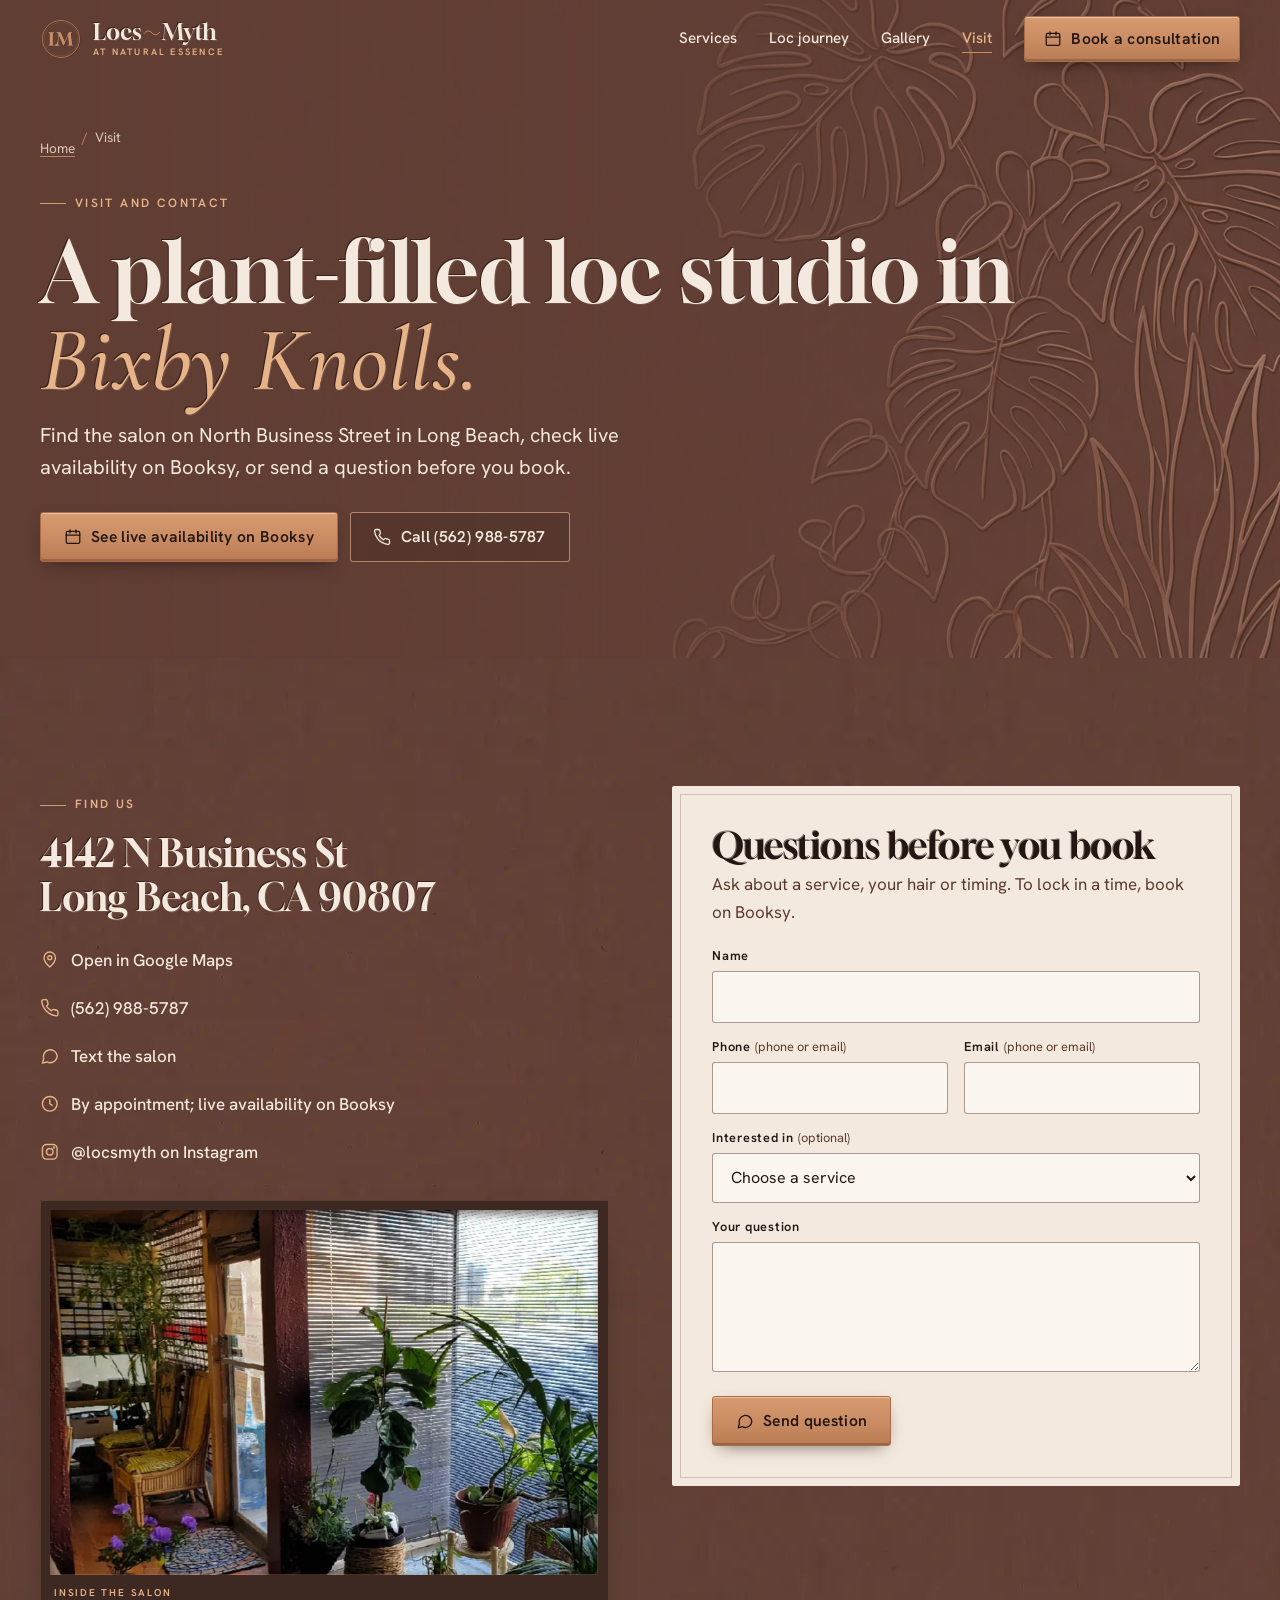
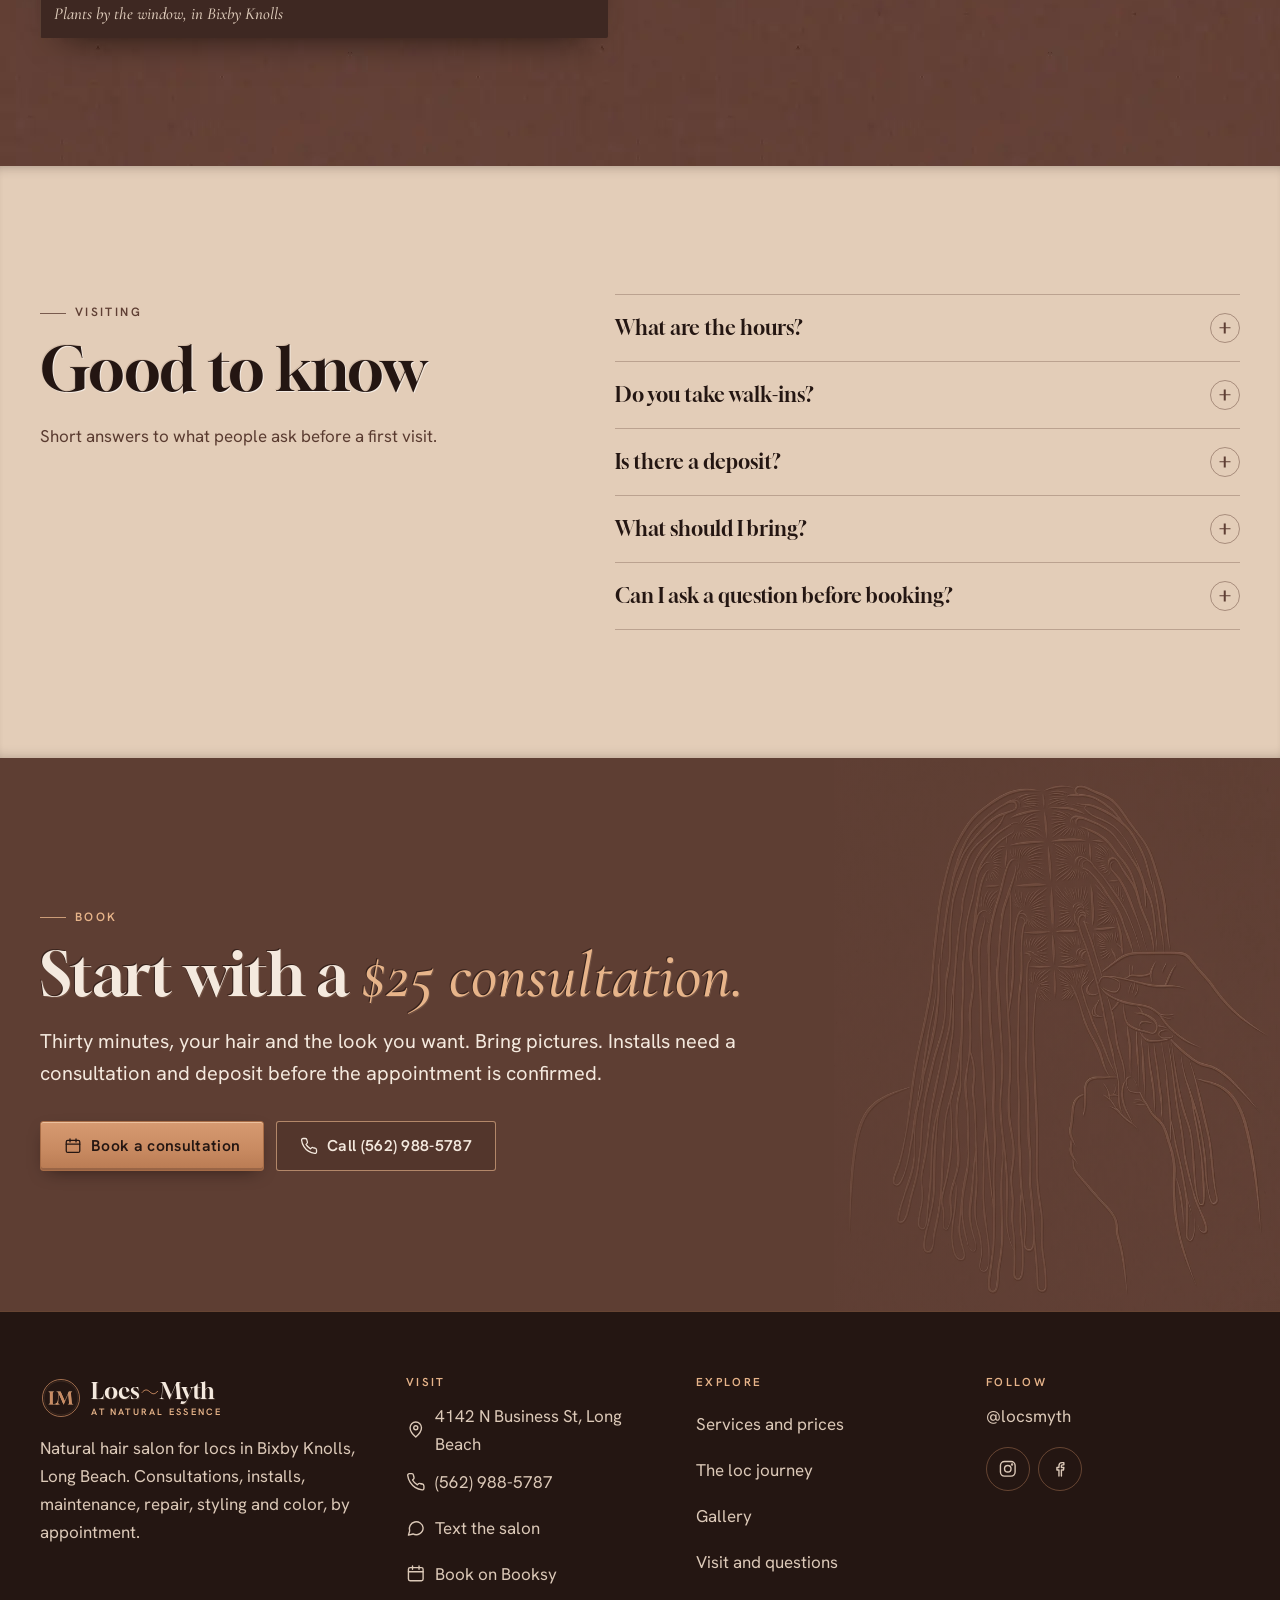
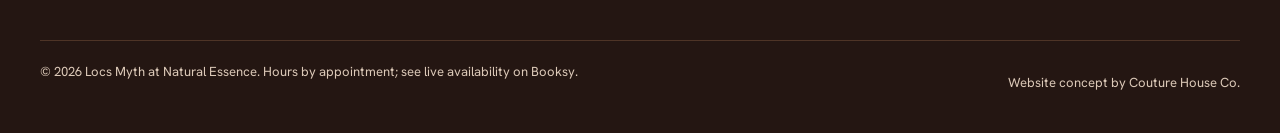
<file: visit.html>
<!doctype html>
<html lang="en">
<head>
<meta charset="utf-8">
<meta name="viewport" content="width=device-width, initial-scale=1, viewport-fit=cover">
<title>Visit Locs Myth in Bixby Knolls, Long Beach, CA</title>
<meta name="description" content="Locs Myth at Natural Essence, 4142 N Business St, Long Beach, CA 90807. By appointment; book on Booksy, call (562) 988-5787 or send a question.">
<link rel="canonical" href="https://locs-myth-natural-essence-demo.netlify.app/visit.html">
<meta name="theme-color" content="#3E2822">
<meta name="format-detection" content="telephone=no">
<meta name="robots" content="index, follow, max-image-preview:large">
<meta property="og:type" content="website">
<meta property="og:site_name" content="Locs Myth at Natural Essence">
<meta property="og:title" content="Visit Locs Myth in Bixby Knolls, Long Beach, CA">
<meta property="og:description" content="Locs Myth at Natural Essence, 4142 N Business St, Long Beach, CA 90807. By appointment; book on Booksy, call (562) 988-5787 or send a question.">
<meta property="og:url" content="https://locs-myth-natural-essence-demo.netlify.app/visit.html">
<meta property="og:image" content="https://locs-myth-natural-essence-demo.netlify.app/assets/img/share-2.jpg">
<meta property="og:image:width" content="1200">
<meta property="og:image:height" content="630">
<meta property="og:image:type" content="image/jpeg">
<meta property="og:image:alt" content="Locs Myth at Natural Essence, Long Beach: Loc care from first twist to full crown. 4.4 Google, 5.0 Booksy.">
<meta property="og:locale" content="en_US">
<meta name="twitter:card" content="summary_large_image">
<meta name="twitter:title" content="Visit Locs Myth in Bixby Knolls, Long Beach, CA">
<meta name="twitter:description" content="Locs Myth at Natural Essence, 4142 N Business St, Long Beach, CA 90807. By appointment; book on Booksy, call (562) 988-5787 or send a question.">
<meta name="twitter:image:alt" content="Locs Myth at Natural Essence, Long Beach: Loc care from first twist to full crown. 4.4 Google, 5.0 Booksy.">
<meta name="twitter:image" content="https://locs-myth-natural-essence-demo.netlify.app/assets/img/share-2.jpg">
<link rel="icon" href="assets/img/favicon.svg" type="image/svg+xml">
<link rel="icon" href="assets/img/favicon-32.png" sizes="32x32" type="image/png">
<link rel="apple-touch-icon" href="assets/img/apple-touch-icon.png">
<link rel="manifest" href="site.webmanifest">
<link rel="preload" href="assets/fonts/gloock-latin-400-normal.woff2" as="font" type="font/woff2" crossorigin>
<link rel="preload" href="assets/fonts/hanken-grotesk-latin-400-normal.woff2" as="font" type="font/woff2" crossorigin>
<link rel="stylesheet" href="assets/css/fonts.css?v=20261012a">
<link rel="stylesheet" href="assets/css/site.css?v=20261012a">
<script src="assets/js/js-flag.js"></script>
<script src="assets/js/site.js?v=20261012a" defer></script>
</head>
<body class="has-hero">
<a class="skip-link" href="#main">Skip to content</a>
<header class="site-header">
  <div class="wrap header-inner">
    <a class="brand" href="index.html" aria-label="Locs Myth at Natural Essence, home"><img src="assets/img/monogram.svg" width="42" height="42" alt=""><span class="brand__words" aria-hidden="true"><span class="brand__name">Locs<svg class="tilde" viewBox="0 0 40 14" aria-hidden="true" focusable="false"><path d="M2 9c6-8 12-8 18-2s12 6 18-2"/></svg>Myth</span><span class="brand__sub">at Natural Essence</span></span></a>
    <nav class="nav-desktop" aria-label="Main"><ul><li><a href="services.html">Services</a></li><li><a href="journey.html">Loc journey</a></li><li><a href="gallery.html">Gallery</a></li><li><a href="visit.html" aria-current="page">Visit</a></li></ul></nav>
    <a class="btn btn--copper header-cta" href="https://booksy.com/en-us/557302_locs-myth-at-natural-essence_hair-salon_103721_long-beach" rel="noopener"><svg class="icon" viewBox="0 0 24 24" aria-hidden="true" focusable="false"><rect x="3" y="4.5" width="18" height="16" rx="2"/><path d="M3 9.5h18M8 2.5v4M16 2.5v4"/></svg>Book a consultation</a>
    <button class="menu-toggle" type="button" aria-expanded="false" aria-controls="mobile-nav"><span class="bars" aria-hidden="true"><span></span><span></span><span></span></span><span class="label">Menu</span></button>
  </div>
</header>
<div class="mobile-nav" id="mobile-nav" role="dialog" aria-modal="true" aria-label="Site menu" hidden>
  <div class="mobile-nav__top"><a class="brand" href="index.html" aria-label="Locs Myth at Natural Essence, home"><img src="assets/img/monogram.svg" width="42" height="42" alt=""><span class="brand__words" aria-hidden="true"><span class="brand__name">Locs<svg class="tilde" viewBox="0 0 40 14" aria-hidden="true" focusable="false"><path d="M2 9c6-8 12-8 18-2s12 6 18-2"/></svg>Myth</span><span class="brand__sub">at Natural Essence</span></span></a><button class="close" type="button" aria-label="Close menu"><svg class="icon" viewBox="0 0 24 24" aria-hidden="true" focusable="false"><path d="M6 6l12 12M18 6 6 18"/></svg></button></div>
  <nav aria-label="Mobile"><ul><li><a href="index.html">Home<svg class="icon" viewBox="0 0 24 24" aria-hidden="true" focusable="false"><path d="M5 12h14M13 6l6 6-6 6"/></svg></a></li><li><a href="services.html">Services and prices<svg class="icon" viewBox="0 0 24 24" aria-hidden="true" focusable="false"><path d="M5 12h14M13 6l6 6-6 6"/></svg></a></li><li><a href="journey.html">The loc journey<svg class="icon" viewBox="0 0 24 24" aria-hidden="true" focusable="false"><path d="M5 12h14M13 6l6 6-6 6"/></svg></a></li><li><a href="gallery.html">Gallery<svg class="icon" viewBox="0 0 24 24" aria-hidden="true" focusable="false"><path d="M5 12h14M13 6l6 6-6 6"/></svg></a></li><li><a href="visit.html" aria-current="page">Visit and contact<svg class="icon" viewBox="0 0 24 24" aria-hidden="true" focusable="false"><path d="M5 12h14M13 6l6 6-6 6"/></svg></a></li></ul></nav>
  <div class="mobile-nav__foot">
    <a class="btn btn--copper" href="https://booksy.com/en-us/557302_locs-myth-at-natural-essence_hair-salon_103721_long-beach" rel="noopener"><svg class="icon" viewBox="0 0 24 24" aria-hidden="true" focusable="false"><rect x="3" y="4.5" width="18" height="16" rx="2"/><path d="M3 9.5h18M8 2.5v4M16 2.5v4"/></svg>Book a consultation on Booksy</a>
    <a class="btn btn--ghost" href="tel:+15629885787"><svg class="icon" viewBox="0 0 24 24" aria-hidden="true" focusable="false"><path d="M22 16.9v3a2 2 0 0 1-2.2 2 19.8 19.8 0 0 1-8.6-3.1 19.5 19.5 0 0 1-6-6A19.8 19.8 0 0 1 2.1 4.2 2 2 0 0 1 4.1 2h3a2 2 0 0 1 2 1.7c.1.9.4 1.8.7 2.7a2 2 0 0 1-.5 2.1L8 9.8a16 16 0 0 0 6 6l1.3-1.3a2 2 0 0 1 2.1-.4c.9.3 1.8.6 2.7.7a2 2 0 0 1 1.7 2z"/></svg>Call (562) 988-5787</a>
    <p>4142 N Business St, Long Beach, CA 90807<br>Bixby Knolls, by appointment</p>
  </div>
</div>
<main id="main" tabindex="-1">
<section class="page-hero page-hero--visit">
  <div class="page-hero__art"><img src="assets/img/art-botanicals.webp" srcset="assets/img/art-botanicals-800.webp 800w, assets/img/art-botanicals.webp 1600w" sizes="100vw" width="1600" height="893" alt="Illustration: monstera, pothos and snake plant leaves embossed in copper line art" decoding="async" fetchpriority="high"><video data-loop data-src="assets/video/botanicals.mp4" muted loop playsinline preload="none" aria-hidden="true" tabindex="-1"></video></div>
  <div class="wrap">
    <nav class="crumbs" aria-label="Breadcrumb"><ol><li><a href="index.html">Home</a></li><li aria-current="page">Visit</li></ol></nav>
    <p class="eyebrow">Visit and contact</p>
    <h1 class="display h-xl press">A plant-filled loc studio in <span class="it">Bixby Knolls.</span></h1>
    <p class="lede">Find the salon on North Business Street in Long Beach, check live availability on Booksy, or send a question before you book.</p>
    <div class="btn-row"><a class="btn btn--copper" href="https://booksy.com/en-us/557302_locs-myth-at-natural-essence_hair-salon_103721_long-beach" rel="noopener"><svg class="icon" viewBox="0 0 24 24" aria-hidden="true" focusable="false"><rect x="3" y="4.5" width="18" height="16" rx="2"/><path d="M3 9.5h18M8 2.5v4M16 2.5v4"/></svg>See live availability on Booksy</a><a class="btn btn--ghost" href="tel:+15629885787"><svg class="icon" viewBox="0 0 24 24" aria-hidden="true" focusable="false"><path d="M22 16.9v3a2 2 0 0 1-2.2 2 19.8 19.8 0 0 1-8.6-3.1 19.5 19.5 0 0 1-6-6A19.8 19.8 0 0 1 2.1 4.2 2 2 0 0 1 4.1 2h3a2 2 0 0 1 2 1.7c.1.9.4 1.8.7 2.7a2 2 0 0 1-.5 2.1L8 9.8a16 16 0 0 0 6 6l1.3-1.3a2 2 0 0 1 2.1-.4c.9.3 1.8.6 2.7.7a2 2 0 0 1 1.7 2z"/></svg>Call (562) 988-5787</a></div>
  </div>
</section>
<section class="sec" aria-labelledby="find-h">
  <div class="wrap visit-grid">
    <div>
      <p class="eyebrow">Find us</p>
      <h2 class="sr-only" id="find-h">Address and contact</h2>
      <address class="addr">4142 N Business St<br>Long Beach, CA 90807</address>
      <ul class="contact-list">
        <li><a href="https://www.google.com/maps/search/?api=1&query=Locs+Myth+at+Natural+Essence%2C+4142+N+Business+St%2C+Long+Beach%2C+CA+90807&query_place_id=ChIJFasW3J0z3YARw0QPgNDAGRI" rel="noopener"><svg class="icon" viewBox="0 0 24 24" aria-hidden="true" focusable="false"><path d="M12 21s-7-6.2-7-11.5a7 7 0 0 1 14 0C19 14.8 12 21 12 21z"/><circle cx="12" cy="9.5" r="2.5"/></svg>Open in Google Maps</a></li>
        <li><a href="tel:+15629885787"><svg class="icon" viewBox="0 0 24 24" aria-hidden="true" focusable="false"><path d="M22 16.9v3a2 2 0 0 1-2.2 2 19.8 19.8 0 0 1-8.6-3.1 19.5 19.5 0 0 1-6-6A19.8 19.8 0 0 1 2.1 4.2 2 2 0 0 1 4.1 2h3a2 2 0 0 1 2 1.7c.1.9.4 1.8.7 2.7a2 2 0 0 1-.5 2.1L8 9.8a16 16 0 0 0 6 6l1.3-1.3a2 2 0 0 1 2.1-.4c.9.3 1.8.6 2.7.7a2 2 0 0 1 1.7 2z"/></svg>(562) 988-5787</a></li>
        <li><a href="sms:+15629885787"><svg class="icon" viewBox="0 0 24 24" aria-hidden="true" focusable="false"><path d="M21 12a8.5 8.5 0 0 1-12.4 7.6L3 21l1.5-5.2A8.5 8.5 0 1 1 21 12z"/></svg>Text the salon</a></li>
        <li><span><svg class="icon" viewBox="0 0 24 24" aria-hidden="true" focusable="false"><circle cx="12" cy="12" r="9"/><path d="M12 7v5l3 2"/></svg>By appointment; live availability on Booksy</span></li>
        <li><a href="https://www.instagram.com/locsmyth/" rel="noopener"><svg class="icon" viewBox="0 0 24 24" aria-hidden="true" focusable="false"><rect x="3" y="3" width="18" height="18" rx="5"/><circle cx="12" cy="12" r="4"/><circle cx="17.3" cy="6.7" r=".6"/></svg>@locsmyth on Instagram</a></li>
      </ul>
      <figure class="print reveal print--wide">
        <span class="print__img"><img src="assets/img/salon-interior-plants.webp" srcset="assets/img/salon-interior-plants-800.webp 800w, assets/img/salon-interior-plants.webp 1068w" sizes="(min-width: 900px) 560px, 100vw" width="1068" height="708" alt="Inside the salon: wood shelving, wicker chairs and potted plants by the front window" loading="lazy" decoding="async"></span>
        <figcaption><b>Inside the salon</b>Plants by the window, in Bixby Knolls</figcaption>
      </figure>
    </div>
    <div class="form-card" id="questions">
      <h2 class="display h-md">Questions before you book</h2>
      <p class="muted">Ask about a service, your hair or timing. To lock in a time, book on Booksy.</p>
      <form id="ask-form" name="questions" method="POST" action="/visit.html?sent=1" data-netlify="true" netlify-honeypot="company" novalidate>
        <input type="hidden" name="form-name" value="questions">
        <p class="hp"><label>Leave this empty <input name="company" tabindex="-1" autocomplete="off"></label></p>
        <div class="form-grid">
          <div class="field full"><label for="f-name">Name</label><input id="f-name" name="name" autocomplete="name" required aria-describedby="e-name"><p class="err" id="e-name">Please add your name.</p></div>
          <div class="field"><label for="f-phone">Phone <span class="opt">(phone or email)</span></label><input id="f-phone" name="phone" type="tel" autocomplete="tel" inputmode="tel" aria-describedby="e-phone"><p class="err" id="e-phone">Add a phone number with area code, or an email.</p></div>
          <div class="field"><label for="f-email">Email <span class="opt">(phone or email)</span></label><input id="f-email" name="email" type="email" autocomplete="email" aria-describedby="e-email"><p class="err" id="e-email">Check the email address.</p></div>
          <div class="field full"><label for="f-service">Interested in <span class="opt">(optional)</span></label><select id="f-service" name="service"><option value="">Choose a service</option><option>Consultation</option><option>Loc installation (traditional)</option><option>Micro loc installation</option><option>Sisterlock installation</option><option>Loc extensions</option><option>Maintenance or retwist</option><option>Repair or reconstruction</option><option>Treatments</option><option>Styles</option><option>Color</option><option>Off-site half day</option><option>Something else</option></select></div>
          <div class="field full"><label for="f-msg">Your question</label><textarea id="f-msg" name="message" required aria-describedby="e-msg"></textarea><p class="err" id="e-msg">Please add your question.</p></div>
          <div class="full"><button class="btn btn--copper" type="submit"><svg class="icon" viewBox="0 0 24 24" aria-hidden="true" focusable="false"><path d="M21 12a8.5 8.5 0 0 1-12.4 7.6L3 21l1.5-5.2A8.5 8.5 0 1 1 21 12z"/></svg>Send question</button></div>
        </div>
        <p class="form-status" id="form-status" role="status" tabindex="-1" hidden></p>
      </form>
    </div>
  </div>
</section>
<section class="sec sec--sand" aria-labelledby="vfaq-h">
  <div class="wrap facts-faq">
    <div>
      <p class="eyebrow">Visiting</p>
      <h2 class="display h-lg" id="vfaq-h">Good to know</h2>
      <p class="muted">Short answers to what people ask before a first visit.</p>
    </div>
    <div class="faq"><details><summary>What are the hours?<span class="pm" aria-hidden="true"></span></summary><div class="answer"><p>The salon works by appointment. Open times are on the live <a href="https://booksy.com/en-us/557302_locs-myth-at-natural-essence_hair-salon_103721_long-beach" rel="noopener">Booksy calendar</a>. Call <a href="tel:+15629885787">(562) 988-5787</a> with questions.</p></div></details><details><summary>Do you take walk-ins?<span class="pm" aria-hidden="true"></span></summary><div class="answer"><p>Book ahead on Booksy so your time is held. For same-day questions, call (562) 988-5787.</p></div></details><details><summary>Is there a deposit?<span class="pm" aria-hidden="true"></span></summary><div class="answer"><p>For installs, yes. Booksy notes that a consultation and deposit are required before an installation appointment is confirmed.</p></div></details><details><summary>What should I bring?<span class="pm" aria-hidden="true"></span></summary><div class="answer"><p>Pictures of the look you want, for your consultation. For installs, come washed (no blow drying needed) and comfortable; snacks are welcome.</p></div></details><details><summary>Can I ask a question before booking?<span class="pm" aria-hidden="true"></span></summary><div class="answer"><p>Yes. Use the form on this page or call the salon.</p></div></details></div>
  </div>
</section>
<section class="cta-band" aria-labelledby="cta-h">
  <div class="cta-band__art"><img src="assets/img/art-retwist-hands.webp" srcset="assets/img/art-retwist-hands-800.webp 800w, assets/img/art-retwist-hands.webp 1200w" sizes="(min-width: 760px) 50vw, 100vw" width="1200" height="1490" alt="Illustration: a loctician&#x27;s hands palm-rolling a loc at the root, embossed in copper line art" loading="lazy" decoding="async"></div>
  <div class="wrap">
    <p class="eyebrow">Book</p>
    <h2 class="display h-lg" id="cta-h">Start with a <span class="it">$25 consultation.</span></h2>
    <p class="lede">Thirty minutes, your hair and the look you want. Bring pictures. Installs need a consultation and deposit before the appointment is confirmed.</p>
    <div class="btn-row"><a class="btn btn--copper" href="https://booksy.com/en-us/557302_locs-myth-at-natural-essence_hair-salon_103721_long-beach" rel="noopener"><svg class="icon" viewBox="0 0 24 24" aria-hidden="true" focusable="false"><rect x="3" y="4.5" width="18" height="16" rx="2"/><path d="M3 9.5h18M8 2.5v4M16 2.5v4"/></svg>Book a consultation</a><a class="btn btn--ghost" href="tel:+15629885787"><svg class="icon" viewBox="0 0 24 24" aria-hidden="true" focusable="false"><path d="M22 16.9v3a2 2 0 0 1-2.2 2 19.8 19.8 0 0 1-8.6-3.1 19.5 19.5 0 0 1-6-6A19.8 19.8 0 0 1 2.1 4.2 2 2 0 0 1 4.1 2h3a2 2 0 0 1 2 1.7c.1.9.4 1.8.7 2.7a2 2 0 0 1-.5 2.1L8 9.8a16 16 0 0 0 6 6l1.3-1.3a2 2 0 0 1 2.1-.4c.9.3 1.8.6 2.7.7a2 2 0 0 1 1.7 2z"/></svg>Call (562) 988-5787</a></div>
  </div>
</section>
</main>
<footer class="site-footer">
  <div class="wrap">
    <div class="foot-grid">
      <div>
        <a class="brand" href="index.html" aria-label="Locs Myth at Natural Essence, home"><img src="assets/img/monogram.svg" width="42" height="42" alt=""><span class="brand__words" aria-hidden="true"><span class="brand__name">Locs<svg class="tilde" viewBox="0 0 40 14" aria-hidden="true" focusable="false"><path d="M2 9c6-8 12-8 18-2s12 6 18-2"/></svg>Myth</span><span class="brand__sub">at Natural Essence</span></span></a>
        <p>Natural hair salon for locs in Bixby Knolls, Long Beach. Consultations, installs, maintenance, repair, styling and color, by appointment.</p>
      </div>
      <div>
        <h2>Visit</h2>
        <ul>
          <li><a href="https://www.google.com/maps/search/?api=1&query=Locs+Myth+at+Natural+Essence%2C+4142+N+Business+St%2C+Long+Beach%2C+CA+90807&query_place_id=ChIJFasW3J0z3YARw0QPgNDAGRI" rel="noopener"><svg class="icon" viewBox="0 0 24 24" aria-hidden="true" focusable="false"><path d="M12 21s-7-6.2-7-11.5a7 7 0 0 1 14 0C19 14.8 12 21 12 21z"/><circle cx="12" cy="9.5" r="2.5"/></svg>4142 N Business St, Long Beach</a></li>
          <li><a href="tel:+15629885787"><svg class="icon" viewBox="0 0 24 24" aria-hidden="true" focusable="false"><path d="M22 16.9v3a2 2 0 0 1-2.2 2 19.8 19.8 0 0 1-8.6-3.1 19.5 19.5 0 0 1-6-6A19.8 19.8 0 0 1 2.1 4.2 2 2 0 0 1 4.1 2h3a2 2 0 0 1 2 1.7c.1.9.4 1.8.7 2.7a2 2 0 0 1-.5 2.1L8 9.8a16 16 0 0 0 6 6l1.3-1.3a2 2 0 0 1 2.1-.4c.9.3 1.8.6 2.7.7a2 2 0 0 1 1.7 2z"/></svg>(562) 988-5787</a></li>
          <li><a href="sms:+15629885787"><svg class="icon" viewBox="0 0 24 24" aria-hidden="true" focusable="false"><path d="M21 12a8.5 8.5 0 0 1-12.4 7.6L3 21l1.5-5.2A8.5 8.5 0 1 1 21 12z"/></svg>Text the salon</a></li>
          <li><a href="https://booksy.com/en-us/557302_locs-myth-at-natural-essence_hair-salon_103721_long-beach" rel="noopener"><svg class="icon" viewBox="0 0 24 24" aria-hidden="true" focusable="false"><rect x="3" y="4.5" width="18" height="16" rx="2"/><path d="M3 9.5h18M8 2.5v4M16 2.5v4"/></svg>Book on Booksy</a></li>
        </ul>
      </div>
      <div>
        <h2>Explore</h2>
        <ul>
          <li><a href="services.html">Services and prices</a></li>
          <li><a href="journey.html">The loc journey</a></li>
          <li><a href="gallery.html">Gallery</a></li>
          <li><a href="visit.html">Visit and questions</a></li>
        </ul>
      </div>
      <div>
        <h2>Follow</h2>
        <p>@locsmyth</p>
        <div class="socials">
          <a href="https://www.instagram.com/locsmyth/" rel="noopener" aria-label="Locs Myth on Instagram"><svg class="icon" viewBox="0 0 24 24" aria-hidden="true" focusable="false"><rect x="3" y="3" width="18" height="18" rx="5"/><circle cx="12" cy="12" r="4"/><circle cx="17.3" cy="6.7" r=".6"/></svg></a>
          <a href="https://www.facebook.com/Locsmyth" rel="noopener" aria-label="Locs Myth on Facebook"><svg class="icon" viewBox="0 0 24 24" aria-hidden="true" focusable="false"><path d="M14 21v-7.5h2.6l.4-3H14V8.7c0-.9.3-1.5 1.5-1.5H17V4.5c-.3 0-1.2-.1-2.3-.1-2.3 0-3.7 1.4-3.7 3.9v2.2H8.5v3H11V21"/></svg></a>
        </div>
      </div>
    </div>
    <div class="foot-base">
      <span>&copy; 2026 Locs Myth at Natural Essence. Hours by appointment; see live availability on Booksy.</span>
      <a href="https://couturehouse.co" rel="noopener">Website concept by Couture House Co.</a>
    </div>
  </div>
</footer>
<div class="action-bar" aria-label="Quick actions">
  <a class="btn btn--copper" href="https://booksy.com/en-us/557302_locs-myth-at-natural-essence_hair-salon_103721_long-beach" rel="noopener"><svg class="icon" viewBox="0 0 24 24" aria-hidden="true" focusable="false"><rect x="3" y="4.5" width="18" height="16" rx="2"/><path d="M3 9.5h18M8 2.5v4M16 2.5v4"/></svg>Book a consultation</a>
  <a class="btn btn--ghost" href="tel:+15629885787"><svg class="icon" viewBox="0 0 24 24" aria-hidden="true" focusable="false"><path d="M22 16.9v3a2 2 0 0 1-2.2 2 19.8 19.8 0 0 1-8.6-3.1 19.5 19.5 0 0 1-6-6A19.8 19.8 0 0 1 2.1 4.2 2 2 0 0 1 4.1 2h3a2 2 0 0 1 2 1.7c.1.9.4 1.8.7 2.7a2 2 0 0 1-.5 2.1L8 9.8a16 16 0 0 0 6 6l1.3-1.3a2 2 0 0 1 2.1-.4c.9.3 1.8.6 2.7.7a2 2 0 0 1 1.7 2z"/></svg>Call</a>
</div>
<script type="application/ld+json">{"@context":"https://schema.org","@type":"HairSalon","@id":"https://locs-myth-natural-essence-demo.netlify.app/#salon","name":"Locs Myth at Natural Essence","alternateName":["Locs~Myth at Natural Essence","Locsmyth"],"description":"Natural hair salon in Bixby Knolls, Long Beach, focused on locs: consultations, traditional and micro loc installs, Sisterlock installation, interlocking and palm-roll maintenance, repair treatments, styling and color.","url":"https://locs-myth-natural-essence-demo.netlify.app/","logo":"https://locs-myth-natural-essence-demo.netlify.app/assets/img/icon-512.png","image":["https://locs-myth-natural-essence-demo.netlify.app/assets/img/share-2.jpg","https://locs-myth-natural-essence-demo.netlify.app/assets/img/salon-interior-plants.webp"],"telephone":"+1-562-988-5787","address":{"@type":"PostalAddress","streetAddress":"4142 N Business St","addressLocality":"Long Beach","addressRegion":"CA","postalCode":"90807","addressCountry":"US"},"areaServed":[{"@type":"Place","name":"Bixby Knolls, Long Beach, CA"},{"@type":"City","name":"Long Beach, CA"}],"priceRange":"$$","currenciesAccepted":"USD","hasMap":"https://www.google.com/maps/search/?api=1&query=Locs+Myth+at+Natural+Essence%2C+4142+N+Business+St%2C+Long+Beach%2C+CA+90807&query_place_id=ChIJFasW3J0z3YARw0QPgNDAGRI","sameAs":["https://www.instagram.com/locsmyth/","https://www.facebook.com/Locsmyth","https://booksy.com/en-us/557302_locs-myth-at-natural-essence_hair-salon_103721_long-beach","https://www.yelp.com/biz/locs-myth-at-natural-essence-long-beach-2"],"potentialAction":{"@type":"ReserveAction","target":"https://booksy.com/en-us/557302_locs-myth-at-natural-essence_hair-salon_103721_long-beach","name":"Book on Booksy"}}</script>
<script type="application/ld+json">{"@context":"https://schema.org","@type":"BreadcrumbList","itemListElement":[{"@type":"ListItem","position":1,"name":"Home","item":"https://locs-myth-natural-essence-demo.netlify.app/"},{"@type":"ListItem","position":2,"name":"Visit","item":"https://locs-myth-natural-essence-demo.netlify.app/visit.html"}]}</script>
<script type="application/ld+json">{"@context":"https://schema.org","@type":"FAQPage","mainEntity":[{"@type":"Question","name":"What are the hours?","acceptedAnswer":{"@type":"Answer","text":"The salon works by appointment. Open times are on the live Booksy calendar. Call (562) 988-5787 with questions."}},{"@type":"Question","name":"Do you take walk-ins?","acceptedAnswer":{"@type":"Answer","text":"Book ahead on Booksy so your time is held. For same-day questions, call (562) 988-5787."}},{"@type":"Question","name":"Is there a deposit?","acceptedAnswer":{"@type":"Answer","text":"For installs, yes. Booksy notes that a consultation and deposit are required before an installation appointment is confirmed."}},{"@type":"Question","name":"What should I bring?","acceptedAnswer":{"@type":"Answer","text":"Pictures of the look you want, for your consultation. For installs, come washed (no blow drying needed) and comfortable; snacks are welcome."}},{"@type":"Question","name":"Can I ask a question before booking?","acceptedAnswer":{"@type":"Answer","text":"Yes. Use the form on the Visit page or call the salon."}}]}</script>
</body>
</html>
</file>
<file: assets/css/fonts.css>
/* Self-hosted from Fontsource (latin subset). SIL Open Font License. */
@font-face{font-family:"Gloock";src:url("../fonts/gloock-latin-400-normal.woff2") format("woff2");font-weight:400;font-style:normal;font-display:swap}
@font-face{font-family:"Cormorant Garamond";src:url("../fonts/cormorant-garamond-latin-500-italic.woff2") format("woff2");font-weight:500;font-style:italic;font-display:swap}
@font-face{font-family:"Hanken Grotesk";src:url("../fonts/hanken-grotesk-latin-400-normal.woff2") format("woff2");font-weight:400;font-style:normal;font-display:swap}
@font-face{font-family:"Hanken Grotesk";src:url("../fonts/hanken-grotesk-latin-500-normal.woff2") format("woff2");font-weight:500;font-style:normal;font-display:swap}
@font-face{font-family:"Hanken Grotesk";src:url("../fonts/hanken-grotesk-latin-600-normal.woff2") format("woff2");font-weight:600;font-style:normal;font-display:swap}
</file>
<file: assets/css/site.css>
/* Locs Myth at Natural Essence — "Pressed in Copper"
   Couture House Co. 2026. Tokens documented in DESIGN.md */
:root{
  --cocoa:#5F3F34; --deep:#3E2822; --espresso:#241612;
  --copper:#C98B62; --hl:#E7B48A;
  --cream:#F4E9DE; --sand:#E3CDB8; --cream-dim:#DCC9B8; --ink-soft:#5A3B30;
  --display:"Gloock","Iowan Old Style","Palatino Linotype",Georgia,serif;
  --accent:"Cormorant Garamond","Iowan Old Style",Georgia,serif;
  --body:"Hanken Grotesk",system-ui,-apple-system,"Segoe UI",Roboto,Arial,sans-serif;
  --wrap:1200px; --gutter:clamp(16px,4.5vw,40px);
  --header-h:64px;
  --emboss:-1px -1px 0 rgba(20,10,8,.55),1px 1px 0 rgba(243,205,168,.14);
  --deboss:inset 2px 3px 6px rgba(20,10,8,.55),inset -1px -1px 0 rgba(231,180,138,.18);
  --ease:cubic-bezier(.2,.7,.2,1);
}
@media (min-width:900px){:root{--header-h:78px}}

/* ---------- Base ---------- */
*,*::before,*::after{box-sizing:border-box}
html{-webkit-text-size-adjust:100%;text-size-adjust:100%;scroll-padding-top:calc(var(--header-h) + 16px);
  scrollbar-color:var(--copper) var(--deep);scrollbar-width:thin}
body{margin:0;background:var(--cocoa) url("../img/paper-cocoa.webp") repeat;background-size:700px 700px;color:var(--cream);
  font:400 1.0625rem/1.65 var(--body);-webkit-font-smoothing:antialiased;text-rendering:optimizeLegibility}
img,video,svg{display:block;max-width:100%}
img{height:auto}
a{color:inherit;text-decoration-color:rgba(231,180,138,.6);text-underline-offset:.2em;text-decoration-thickness:1px}
a:hover{text-decoration-color:currentColor}
p{margin:0 0 1em}
h1,h2,h3,h4{margin:0;font-weight:400}
ul,ol{margin:0;padding:0}
button,input,select,textarea{font:inherit;color:inherit}
:focus-visible{outline:2px solid var(--hl);outline-offset:3px;border-radius:2px}
.sec--cream :focus-visible,.sec--sand :focus-visible{outline-color:var(--deep)}
::selection{background:var(--hl);color:var(--espresso)}
.sr-only{position:absolute!important;width:1px;height:1px;margin:-1px;padding:0;overflow:hidden;clip:rect(0 0 0 0);white-space:nowrap;border:0}
.skip-link{position:absolute;left:12px;top:-60px;z-index:200;background:var(--hl);color:var(--espresso);padding:12px 18px;border-radius:4px;font-weight:600;text-decoration:none;transition:top .2s}
.skip-link:focus{top:12px}
.wrap{width:100%;max-width:calc(var(--wrap) + var(--gutter)*2);margin-inline:auto;padding-inline:var(--gutter)}
.icon{width:1.15em;height:1.15em;flex:none;fill:none;stroke:currentColor;stroke-width:1.7;stroke-linecap:round;stroke-linejoin:round}

/* Custom scrollbars (WebKit / Blink) */
::-webkit-scrollbar{width:12px;height:12px}
::-webkit-scrollbar-track{background:var(--deep)}
::-webkit-scrollbar-thumb{background:var(--copper);border-radius:999px;border:3px solid var(--deep)}
::-webkit-scrollbar-thumb:hover{background:var(--hl)}
::-webkit-scrollbar-corner{background:var(--deep)}

/* ---------- Type ---------- */
.eyebrow{display:inline-flex;align-items:center;gap:.7em;margin:0 0 1.1rem;font:600 .75rem/1.3 var(--body);letter-spacing:.2em;text-transform:uppercase;color:var(--hl)}
.eyebrow::before{content:"";width:2.2em;height:1px;background:currentColor;opacity:.8}
.sec--cream .eyebrow,.sec--sand .eyebrow{color:var(--cocoa)}
.display{font-family:var(--display);font-weight:400;letter-spacing:-.012em;line-height:1.02;text-shadow:var(--emboss)}
.sec--cream .display,.sec--sand .display{text-shadow:1px 1px 0 rgba(255,255,255,.6),-1px -1px 0 rgba(95,63,52,.12)}
.h-xl{font-size:clamp(2.6rem,1.6rem + 4.6vw,5.4rem)}
.h-lg{font-size:clamp(2.1rem,1.5rem + 2.8vw,3.75rem)}
.h-md{font-size:clamp(1.6rem,1.3rem + 1.3vw,2.35rem)}
.h-sm{font-size:clamp(1.25rem,1.1rem + .6vw,1.55rem)}
.it{font-family:var(--accent);font-style:italic;font-weight:500;letter-spacing:0;color:var(--hl)}
.sec--cream .it,.sec--sand .it{color:var(--cocoa)}
.display .it{font-size:1.08em;line-height:.9}
.lede{font-size:clamp(1.08rem,1rem + .35vw,1.25rem);line-height:1.6;color:var(--cream);max-width:36em}
.muted{color:var(--cream-dim)}
.sec--cream .lede,.sec--sand .lede{color:var(--ink-soft)}
.form-card .muted,.facts .muted{color:var(--ink-soft)}
.sec--cream .muted,.sec--sand .muted{color:var(--ink-soft)}
.fine{font-size:.85rem;line-height:1.5;color:var(--cream-dim)}
.sec--cream .fine,.sec--sand .fine{color:var(--ink-soft)}
.measure{max-width:38em}

/* ---------- Buttons ---------- */
.btn{display:inline-flex;align-items:center;justify-content:center;gap:.6em;min-height:50px;padding:.8em 1.45em;border-radius:3px;
  font:600 .98rem/1.1 var(--body);letter-spacing:.02em;text-decoration:none;cursor:pointer;border:1px solid transparent;
  transition:background-color .25s,color .25s,border-color .25s,box-shadow .25s,transform .25s var(--ease)}
.btn--copper{background:linear-gradient(180deg,#D69A71,var(--copper) 55%,#B97B53);color:var(--espresso);border-color:#A86D47;
  box-shadow:inset 0 1px 0 rgba(255,226,196,.55),inset 0 -2px 0 rgba(36,22,18,.22),0 6px 18px -8px rgba(20,10,8,.7)}
.btn--copper:hover{background:linear-gradient(180deg,#F0C49C,var(--hl) 60%,#D9A47A);transform:translateY(-1px)}
.btn--copper:active{transform:translateY(1px);box-shadow:inset 1px 2px 4px rgba(36,22,18,.35)}
.btn--ghost{border-color:rgba(231,180,138,.65);color:var(--cream);background:rgba(36,22,18,.18)}
.btn--ghost:hover{border-color:var(--hl);background:rgba(36,22,18,.4)}
.sec--cream .btn--ghost,.sec--sand .btn--ghost{color:var(--espresso);border-color:var(--cocoa);background:transparent}
.sec--cream .btn--ghost:hover,.sec--sand .btn--ghost:hover{background:rgba(95,63,52,.08)}
.btn-row{display:flex;flex-wrap:wrap;gap:12px}
.textlink{display:inline-flex;align-items:center;gap:.45em;min-height:44px;font-weight:600;color:var(--hl);text-decoration:none;border-bottom:1px solid rgba(231,180,138,.5)}
.textlink:hover{border-color:var(--hl)}
.textlink .icon{transition:transform .25s var(--ease)}
.textlink:hover .icon{transform:translateX(3px)}
.sec--cream .textlink,.sec--sand .textlink{color:var(--deep);border-color:rgba(62,40,34,.4)}

/* ---------- Header ---------- */
.site-header{position:sticky;top:0;z-index:60;height:var(--header-h);transition:background-color .35s,box-shadow .35s,backdrop-filter .35s}
.site-header::after{content:"";position:absolute;left:0;right:0;bottom:0;height:1px;background:linear-gradient(90deg,transparent,rgba(201,139,98,.55),transparent);opacity:0;transition:opacity .35s}
.site-header.is-scrolled,.site-header.is-solid{background:rgba(62,40,34,.94);box-shadow:0 10px 30px -18px rgba(0,0,0,.8)}
.site-header.is-scrolled::after,.site-header.is-solid::after{opacity:1}
@supports (backdrop-filter:blur(8px)){.site-header.is-scrolled,.site-header.is-solid{background:rgba(62,40,34,.82);backdrop-filter:blur(10px) saturate(1.1);-webkit-backdrop-filter:blur(10px) saturate(1.1)}}
.has-hero .site-header{margin-bottom:calc(var(--header-h) * -1)}
.header-inner{height:100%;display:flex;align-items:center;gap:18px}
.brand{display:flex;align-items:center;gap:11px;text-decoration:none;color:var(--cream);margin-right:auto;min-height:44px}
.brand img{width:42px;height:42px}
.brand__words{display:flex;flex-direction:column;line-height:1}
.brand__name{font:400 1.42rem/1 var(--display);letter-spacing:-.005em;text-shadow:var(--emboss);white-space:nowrap}
.brand__name .tilde{display:inline-block;width:.78em;height:.34em;margin:0 .06em;vertical-align:.12em;stroke:var(--copper);stroke-width:2.2;fill:none}
.brand__sub{margin-top:5px;font:600 .58rem/1 var(--body);letter-spacing:.24em;text-transform:uppercase;color:var(--hl)}
.nav-desktop{display:none}
.nav-desktop ul{display:flex;gap:4px;list-style:none}
.nav-desktop a{display:inline-flex;align-items:center;min-height:44px;padding:0 14px;font:500 .95rem/1 var(--body);text-decoration:none;color:var(--cream);position:relative}
.nav-desktop a::after{content:"";position:absolute;left:14px;right:14px;bottom:8px;height:1px;background:var(--copper);transform:scaleX(0);transform-origin:left;transition:transform .3s var(--ease)}
.nav-desktop a:hover::after,.nav-desktop a[aria-current="page"]::after{transform:scaleX(1)}
.nav-desktop a[aria-current="page"]{color:var(--hl)}
.header-cta{display:none}
.menu-toggle{display:inline-flex;align-items:center;gap:10px;min-height:44px;min-width:44px;padding:0 12px;border:1px solid rgba(231,180,138,.45);border-radius:3px;background:rgba(36,22,18,.25);color:var(--cream);font:600 .8rem/1 var(--body);letter-spacing:.14em;text-transform:uppercase;cursor:pointer}
.menu-toggle .bars{display:grid;gap:5px;width:18px}
.menu-toggle .bars span{height:1.5px;background:var(--hl);border-radius:2px}
@media (min-width:980px){
  .nav-desktop{display:block}
  .header-cta{display:inline-flex;min-height:46px;padding:.7em 1.2em}
  .menu-toggle{display:none}
}
@media (max-width:379px){.brand__sub{letter-spacing:.16em}.brand__name{font-size:1.28rem}.menu-toggle .label{display:none}}

/* Mobile menu */
.mobile-nav{position:fixed;inset:0;z-index:100;background:var(--deep) url("../img/paper-deep.webp");background-size:700px;display:flex;flex-direction:column;padding:0 var(--gutter) calc(24px + env(safe-area-inset-bottom));overflow-y:auto;overscroll-behavior:contain}
.mobile-nav[hidden]{display:none}
.mobile-nav__top{display:flex;align-items:center;justify-content:space-between;height:var(--header-h);flex:none}
.mobile-nav__top .brand{margin:0}
.mobile-nav .close{width:48px;height:48px;display:grid;place-items:center;border:1px solid rgba(231,180,138,.45);border-radius:3px;background:none;color:var(--cream);cursor:pointer}
.mobile-nav ul{list-style:none;margin:28px 0 24px;border-top:1px solid rgba(231,180,138,.25)}
.mobile-nav li a{display:flex;justify-content:space-between;align-items:center;padding:16px 0;border-bottom:1px solid rgba(231,180,138,.25);text-decoration:none;font:400 2rem/1.1 var(--display);color:var(--cream);text-shadow:var(--emboss)}
.mobile-nav li a .icon{width:22px;height:22px;color:var(--copper)}
.mobile-nav li a[aria-current="page"]{color:var(--hl)}
.mobile-nav__foot{margin-top:auto;display:grid;gap:14px}
.mobile-nav__foot p{margin:0;color:var(--cream-dim);font-size:.95rem}
body.menu-open{overflow:hidden}

/* Mobile action bar */
.action-bar{position:fixed;left:0;right:0;bottom:0;z-index:55;display:grid;grid-template-columns:1.6fr 1fr;gap:8px;padding:10px 12px calc(10px + env(safe-area-inset-bottom));
  background:rgba(36,22,18,.94);border-top:1px solid rgba(201,139,98,.45);box-shadow:0 -10px 30px -12px rgba(0,0,0,.7)}
.action-bar .btn{min-height:50px;padding:.6em .8em;font-size:.95rem}
.site-footer{padding-bottom:calc(28px + 74px + env(safe-area-inset-bottom))}
@media (min-width:980px){.action-bar{display:none}.site-footer{padding-bottom:28px}}

/* ---------- Sections ---------- */
.sec{position:relative;padding-block:clamp(72px,10vw,136px)}
.sec--tight{padding-block:clamp(48px,6vw,80px)}
.sec--deep{background:var(--deep) url("../img/paper-deep.webp");background-size:700px}
.sec--cream{background:var(--cream);color:var(--espresso)}
.sec--sand{background:var(--sand);color:var(--espresso)}
.sec--cream a,.sec--sand a{text-decoration-color:rgba(62,40,34,.45)}
/* pressed paper edge between grounds */
.sec--cream,.sec--sand{box-shadow:inset 0 10px 14px -12px rgba(36,22,18,.45),inset 0 -10px 14px -12px rgba(36,22,18,.35)}
.sec-head{max-width:820px;margin-bottom:clamp(36px,5vw,64px)}
.sec-head .lede{margin-top:1.1rem}
.sec-head--center{margin-inline:auto;text-align:center}
.sec-head--center .eyebrow{justify-content:center}
.sec-head--center .eyebrow::after{content:"";width:2.2em;height:1px;background:currentColor;opacity:.8}
.rule{height:1px;border:0;margin:0;background:linear-gradient(90deg,transparent,rgba(201,139,98,.6),transparent)}
.copper-line{display:block;width:100%;height:22px;color:var(--copper)}

/* ---------- Home hero ---------- */
.hero{position:relative;min-height:max(640px,100svh);display:flex;align-items:flex-start;overflow:hidden;isolation:isolate;background:#613E34}
.hero__media{position:absolute;inset:0;z-index:-1}
.hero__media picture,.hero__media img,.hero__media video{position:absolute;inset:0;width:100%;height:100%;max-width:none;object-fit:cover;object-position:50% 100%}
.hero__media video{opacity:0;transition:opacity 1.2s ease}
.hero__media video.is-playing{opacity:1}
.hero__scrim{position:absolute;inset:0;background:linear-gradient(180deg,rgba(62,40,34,.55) 0%,rgba(62,40,34,0) 26%),linear-gradient(0deg,rgba(62,40,34,.92) 0%,rgba(62,40,34,.55) 22%,rgba(62,40,34,0) 42%)}
.hero__inner{position:relative;width:100%;padding-top:calc(var(--header-h) + 22px);padding-bottom:calc(92px + env(safe-area-inset-bottom));min-height:max(640px,100svh);display:flex;flex-direction:column}
.hero h1{max-width:11.5em;margin-bottom:.9rem}
.hero .lede{max-width:24em;font-size:1.04rem;margin-bottom:0;color:var(--cream)}
.hero__cta{margin-top:auto;display:grid;gap:10px}
.hero__cta .btn{width:100%}
.hero__meta{display:flex;flex-wrap:wrap;gap:6px 16px;margin-top:14px;font-size:.88rem;color:var(--cream-dim)}
.hero__meta span{display:inline-flex;align-items:center;gap:.4em}
.hero__meta .icon{color:var(--hl)}
@media (max-aspect-ratio:4/5) and (max-width:899px){.hero h1{font-size:clamp(2.35rem,9.6vw,3.6rem)}}
@media (max-aspect-ratio:4/5) and (min-width:600px){.hero__media img,.hero__media video{object-position:50% 35%}.hero .lede{max-width:28em}}
@media (min-aspect-ratio:4/5){
  .hero,.hero__inner{min-height:max(620px,min(100svh,980px))}
  .hero__media img,.hero__media video{object-position:68% 40%}
  .hero__scrim{background:linear-gradient(90deg,rgba(62,40,34,.7) 0%,rgba(62,40,34,.35) 38%,rgba(62,40,34,0) 58%),linear-gradient(0deg,rgba(62,40,34,.7),rgba(62,40,34,0) 26%)}
  .hero{align-items:center}
  .hero__inner{justify-content:center;padding-top:calc(var(--header-h) + 40px);padding-bottom:64px}
  .hero__copy{max-width:min(640px,52%)}
  .hero .lede{max-width:30em;font-size:1.15rem}
  .hero__cta{margin-top:2rem;display:flex;flex-wrap:wrap}
  .hero__cta .btn{width:auto}
}

/* Pressed-in headline (JS splits letters) */
.press .ch{display:inline-block;white-space:pre}
.press .w{display:inline-block;white-space:nowrap}
.js .press.is-pressing .ch{animation:press-in 1.15s var(--ease) both;animation-delay:calc(var(--i) * 32ms + 150ms)}
@keyframes press-in{
  0%{opacity:0;filter:blur(10px);transform:translateY(-.08em) scale(1.12);text-shadow:0 0 0 transparent}
  55%{opacity:1;filter:blur(1px)}
  100%{opacity:1;filter:blur(0);transform:none;text-shadow:var(--emboss)}
}

/* ---------- Page hero (subpages) ---------- */
.page-hero{position:relative;overflow:hidden;isolation:isolate;padding:calc(var(--header-h) + 56px) 0 clamp(56px,8vw,96px);background:#613E34}
.page-hero__art{position:absolute;inset:0;z-index:-1}
.page-hero__art img{position:absolute;inset:0;width:100%;height:100%;max-width:none;object-fit:cover;object-position:100% 50%;opacity:.55}
.page-hero__art::after{content:"";position:absolute;inset:0;background:linear-gradient(90deg,#613E34 0%,rgba(97,62,52,.85) 45%,rgba(97,62,52,.15) 100%)}
.page-hero h1{max-width:13em;margin-bottom:1.1rem}
.page-hero .lede{max-width:34em}
.crumbs{margin:-8px 0 14px;font-size:.85rem;color:var(--cream-dim)}
.crumbs ol{display:flex;flex-wrap:wrap;gap:.5em;list-style:none}
.crumbs li+li::before{content:"/";margin-right:.5em;color:var(--copper)}
.crumbs a{display:inline-flex;align-items:center;min-height:44px}
@media (max-width:699px){.page-hero__art img{opacity:.32;object-position:92% 50%}.page-hero__art::after{background:linear-gradient(180deg,rgba(97,62,52,.5),rgba(97,62,52,.92))}}


/* Page-hero variants */
.page-hero__art video{position:absolute;inset:0;width:100%;height:100%;max-width:none;object-fit:cover;object-position:100% 50%;opacity:0;transition:opacity 1.2s ease}
.page-hero__art video.is-playing{opacity:.62}
.page-hero--visit .page-hero__art img{opacity:.62}
.page-hero--portrait .page-hero__art img{left:auto;right:0;width:min(48%,620px);object-position:50% 28%;opacity:.8}
.page-hero--portrait .page-hero__art::after{background:linear-gradient(90deg,#613E34 0%,#613E34 48%,rgba(97,62,52,.4) 70%,rgba(97,62,52,.1) 100%)}
.page-hero--journey .page-hero__art img{object-position:50% 50%;opacity:.5}
.page-hero--gallery .page-hero__art img{object-position:100% 30%;opacity:.7}
@media (max-width:699px){
  .page-hero--portrait .page-hero__art img{width:100%;opacity:.28}
  .page-hero--portrait .page-hero__art::after{background:linear-gradient(180deg,rgba(97,62,52,.5),rgba(97,62,52,.92))}
  .page-hero--gallery .page-hero__art img{opacity:.35}
}
.op-top{object-position:50% 12%!important}
.page-hero .btn-row{margin-top:1.8rem}

/* ---------- Proof strip ---------- */
.proof{background:var(--deep);border-top:1px solid rgba(201,139,98,.35);border-bottom:1px solid rgba(201,139,98,.35)}
.proof ul{list-style:none;display:grid;grid-template-columns:1fr 1fr}
.proof li{display:flex;flex-direction:column;gap:4px;padding:20px 14px;border-right:1px solid rgba(201,139,98,.22);border-bottom:1px solid rgba(201,139,98,.22)}
.proof li:nth-child(2n){border-right:0}
.proof li:nth-child(n+3){border-bottom:0}
.proof b{font:400 1.75rem/1 var(--display);color:var(--cream);text-shadow:var(--emboss);display:flex;align-items:center;gap:.3em}
.proof b .icon{width:.75em;height:.75em;fill:var(--hl);stroke:none}
.proof span{font-size:.85rem;line-height:1.35;color:var(--cream-dim)}
@media (min-width:800px){
  .proof ul{grid-template-columns:repeat(4,1fr)}
  .proof li{padding:28px 26px;border-bottom:0}
  .proof li:nth-child(2n){border-right:1px solid rgba(201,139,98,.22)}
  .proof li:last-child{border-right:0}
}

/* ---------- Under one roof ---------- */
.roof{display:grid;gap:clamp(32px,5vw,72px)}
.roof__steps{list-style:none;display:flex;flex-wrap:wrap;align-items:center;gap:.25em .2em;font:500 italic clamp(1.55rem,1.1rem + 2.2vw,2.9rem)/1.25 var(--accent);color:var(--hl)}
.roof__steps li{display:inline-flex;align-items:center;gap:.2em}
.roof__steps li+li::before{content:"";width:1.3em;height:.5em;background:url("data:image/svg+xml,%3Csvg xmlns='http://www.w3.org/2000/svg' viewBox='0 0 40 12'%3E%3Cpath d='M1 8c6-7 12-7 19-2s13 5 19-2' fill='none' stroke='%23C98B62' stroke-width='1.6' stroke-linecap='round'/%3E%3C/svg%3E") center/contain no-repeat}
@media (min-width:900px){.roof{grid-template-columns:1.1fr .9fr;align-items:end}}

/* ---------- Menu (price list) ---------- */
.menu-grid{display:grid;gap:clamp(36px,5vw,64px)}
@media (min-width:900px){.menu-grid{grid-template-columns:.85fr 1.15fr;align-items:start}}
.consult-card{position:relative;padding:clamp(26px,4vw,40px);background:var(--cocoa) url("../img/paper-cocoa.webp");background-size:700px;color:var(--cream);border-radius:2px;box-shadow:0 24px 50px -30px rgba(36,22,18,.9)}
.consult-card::before{content:"";position:absolute;inset:10px;border:1px solid rgba(201,139,98,.45);pointer-events:none}
.consult-card .fine{color:var(--cream-dim)}
.consult-card .eyebrow{color:var(--hl)}
.consult-card .price-big{display:flex;align-items:baseline;gap:.35em;margin:.4rem 0 1rem;font:400 clamp(3.4rem,2.6rem + 3vw,4.8rem)/1 var(--display);color:var(--hl);text-shadow:var(--emboss)}
.consult-card .price-big small{font:500 1rem/1 var(--body);color:var(--cream-dim);text-shadow:none}
.consult-card blockquote{margin:0 0 1.4rem;font:500 italic 1.3rem/1.4 var(--accent);color:var(--cream)}
.menu-list{list-style:none;border-top:1px solid rgba(95,63,52,.35)}
.menu-list li{padding:15px 0;border-bottom:1px solid rgba(95,63,52,.25)}
.menu-row{display:flex;align-items:baseline;gap:10px}
.menu-row .name{font:600 1.02rem/1.35 var(--body);color:var(--espresso)}
.menu-row .dots{flex:1;min-width:16px;border-bottom:1px dotted rgba(95,63,52,.55);transform:translateY(-4px)}
.menu-row .price{font:400 1.25rem/1 var(--display);color:var(--espresso);white-space:nowrap}
.menu-row .price .from{font:500 italic 1.05rem/1 var(--accent);color:var(--cocoa);margin-right:.2em}
.menu-meta{margin-top:4px;display:flex;flex-wrap:wrap;gap:4px 14px;font-size:.88rem;line-height:1.5;color:var(--ink-soft)}
.menu-meta .dur{display:inline-flex;align-items:center;gap:.35em;font-weight:500}
.menu-desc{margin-top:6px;font:500 italic 1.08rem/1.45 var(--accent);color:var(--ink-soft)}
.menu-desc span{display:block}
.price-note{margin-top:16px;font-size:.82rem;line-height:1.5;color:var(--ink-soft)}
.on-dark .menu-list{border-color:rgba(231,180,138,.3)}
.on-dark .menu-list li{border-color:rgba(231,180,138,.18)}
.on-dark .menu-row .name,.on-dark .menu-row .price{color:var(--cream)}
.on-dark .menu-row .price .from{color:var(--hl)}
.on-dark .menu-row .dots{border-color:rgba(231,180,138,.45)}
.on-dark .menu-meta,.on-dark .menu-desc,.on-dark .price-note{color:var(--cream-dim)}

/* Services page groups */
.menu-group{display:grid;gap:24px;padding-block:clamp(40px,5vw,64px);border-top:1px solid rgba(95,63,52,.3)}
.menu-group:first-of-type{border-top:0;padding-top:0}
.menu-group h2{margin-bottom:.4rem}
.menu-group .intro{color:var(--ink-soft);max-width:28em}
@media (min-width:900px){.menu-group{grid-template-columns:.75fr 1.25fr;gap:56px}.menu-group__head{position:sticky;top:calc(var(--header-h) + 28px);align-self:start}}
.jump{display:flex;gap:8px;overflow-x:auto;padding:4px 2px 12px;margin:0 0 28px;scrollbar-color:var(--cocoa) var(--sand);scrollbar-width:thin}
.jump::-webkit-scrollbar{height:8px}
.jump::-webkit-scrollbar-track{background:var(--sand);border-radius:99px}
.jump::-webkit-scrollbar-thumb{background:var(--cocoa);border:2px solid var(--sand)}
.jump a{flex:none;display:inline-flex;align-items:center;min-height:44px;padding:0 16px;border:1px solid rgba(95,63,52,.45);border-radius:999px;text-decoration:none;font-weight:500;font-size:.92rem;color:var(--espresso);background:rgba(255,255,255,.35)}
.jump a:hover{background:var(--cocoa);color:var(--cream)}
.note-card{padding:22px 24px;border-left:3px solid var(--copper);background:rgba(255,255,255,.45);border-radius:0 3px 3px 0}
.note-card p:last-child{margin:0}
.note-card h3{font:600 1rem/1.3 var(--body);margin-bottom:.4rem}

/* ---------- Loc journey ---------- */
.journey{position:relative;background:#613E34}
.journey{padding-top:clamp(72px,9vw,120px)}
.journey__stage{padding-bottom:clamp(72px,9vw,120px)}
.journey__art{position:relative;aspect-ratio:1600/679;min-height:0;margin:0 0 28px;border-radius:2px;overflow:hidden;box-shadow:var(--deboss)}
.journey__art img{position:absolute;inset:0;width:100%;height:100%;max-width:none;object-fit:cover}
.journey__art .sweep{position:absolute;inset:0;pointer-events:none;opacity:0;transition:opacity .6s}
.journey__labels{list-style:none;display:grid;grid-template-columns:repeat(5,1fr);text-align:center;margin:-14px 0 22px}
.journey__labels li{font:500 italic clamp(.82rem,.6rem + .7vw,1.15rem)/1.1 var(--accent);color:var(--cream-dim);padding:0 4px;transition:color .4s,transform .4s var(--ease)}
.journey__labels li b{display:block;font:600 .6rem/1 var(--body);letter-spacing:.2em;text-transform:uppercase;color:var(--hl);margin-bottom:5px;font-style:normal}
.journey__track{display:grid;align-items:start;grid-auto-flow:column;grid-auto-columns:min(86%,360px);gap:14px;overflow-x:auto;scroll-snap-type:x mandatory;padding:4px 2px 18px;margin-inline:calc(var(--gutter) * -1);padding-inline:var(--gutter);scroll-padding-inline:var(--gutter);overscroll-behavior-x:contain;
  scrollbar-color:var(--copper) var(--deep);scrollbar-width:thin}
.journey__track::-webkit-scrollbar{height:8px}
.journey__track::-webkit-scrollbar-track{background:var(--deep);border-radius:99px}
.journey__track::-webkit-scrollbar-thumb{background:var(--copper);border:2px solid var(--deep)}
.stage-card{scroll-snap-align:start;position:relative;display:flex;flex-direction:column;padding:22px 20px 20px;background:rgba(36,22,18,.42);border:1px solid rgba(201,139,98,.35);border-radius:2px}
.stage-card__top{display:grid;grid-template-columns:1fr 54px;gap:14px;align-items:start}
.stage-card__crop{position:relative;width:54px;aspect-ratio:.47;min-height:0;overflow:hidden;border-radius:2px;box-shadow:var(--deboss)}
.stage-card__crop img{position:absolute;inset:0;width:100%;height:100%;max-width:none;object-fit:cover}
.stage-card[data-stage="0"] .stage-card__crop img{object-position:8.1% 50%}
.stage-card[data-stage="1"] .stage-card__crop img{object-position:28.3% 50%}
.stage-card[data-stage="2"] .stage-card__crop img{object-position:50% 50%}
.stage-card[data-stage="3"] .stage-card__crop img{object-position:70.8% 50%}
.stage-card[data-stage="4"] .stage-card__crop img{object-position:91.6% 50%}
.stage-card__num{font:500 italic 1.15rem/1 var(--accent);color:var(--hl);margin-bottom:6px}
.stage-card__loc{font:600 .66rem/1.2 var(--body);letter-spacing:.2em;text-transform:uppercase;color:var(--cream-dim)}
.stage-card h3{margin:.35rem 0 .6rem}
.stage-card p{font-size:.97rem;color:var(--cream-dim)}
.stage-card .menu-list{margin-bottom:14px}
.stage-card .menu-list li{padding:9px 0}
.stage-card .menu-row .name{font-size:.93rem;font-weight:500}
.stage-card .menu-row .price{font-size:1.05rem}
.stage-card .btn{margin-top:auto;align-self:flex-start}
.journey__hint{display:flex;align-items:center;gap:.5em;margin:0;font-size:.85rem;color:var(--cream-dim)}

/* Enhanced: pinned scrolly-telling on wide screens */
@media (min-width:980px) and (prefers-reduced-motion:no-preference){
  .js .journey.is-pinned .journey__pin{height:500vh}
  .js .journey.is-pinned .journey__stage{position:sticky;top:var(--header-h);height:calc(100vh - var(--header-h));display:flex;align-items:center;padding-block:24px}
  .js .journey.is-pinned{padding-bottom:0}
  .js .journey.is-pinned .journey__grid{display:grid;grid-template-columns:1.25fr .9fr;gap:48px;align-items:center;width:100%}
  .js .journey.is-pinned .journey__art{margin:0 0 14px}
  .js .journey.is-pinned .journey__labels{margin:0}
  .js .journey.is-pinned .journey__art .sweep{opacity:1}
  .js .journey.is-pinned .journey__track{display:grid;grid-template-columns:1fr;grid-auto-flow:row;grid-auto-columns:auto;overflow:visible;margin:0;padding:0}
  .js .journey.is-pinned .stage-card{grid-area:1/1;opacity:0;transform:translateX(48px);visibility:hidden;transition:opacity .55s var(--ease),transform .7s var(--ease),visibility 0s .7s}
  .js .journey.is-pinned .stage-card.is-active{opacity:1;transform:none;visibility:visible;transition:opacity .55s var(--ease) .1s,transform .7s var(--ease) .1s,visibility 0s}
  .js .journey.is-pinned .stage-card.is-past{transform:translateX(-48px)}
  .js .journey.is-pinned .stage-card__crop{display:none}
  .js .journey.is-pinned .journey__hint{display:none}
  .js .journey.is-pinned .journey__labels li.is-active{color:var(--cream);transform:translateY(-4px)}
  .journey__progress{display:flex;gap:6px;margin-top:18px}
  .journey__progress span{flex:1;height:2px;background:rgba(231,180,138,.25);position:relative;overflow:hidden}
  .journey__progress span i{position:absolute;inset:0;background:var(--hl);transform:scaleX(var(--p,0));transform-origin:left}
}
.journey__progress{display:none}
@media (min-width:980px) and (prefers-reduced-motion:no-preference){.js .journey.is-pinned .journey__progress{display:flex}}
@media (min-width:980px){.journey__track{grid-auto-columns:340px}}
.sweep{background:
  radial-gradient(ellipse 9% 70% at var(--sx,16.5%) 46%,rgba(255,214,170,.55),rgba(231,180,138,.18) 55%,transparent 72%);
  mix-blend-mode:screen}
.sweep--dim{background:radial-gradient(ellipse 13% 95% at var(--sx,16.5%) 46%,transparent 55%,rgba(36,22,18,.32) 100%);mix-blend-mode:multiply}

/* ---------- Pressed prints (photos) ---------- */
.print{position:relative;margin:0;padding:10px;background:var(--deep);border-radius:2px;box-shadow:inset 1px 1px 0 rgba(231,180,138,.16),0 18px 36px -24px rgba(10,5,3,.9)}
.print__img{position:relative;display:block;aspect-ratio:3/4;min-height:0;overflow:hidden;background:#4a3028}
.print__img img{position:absolute;inset:0;width:100%;height:100%;max-width:none;object-fit:cover}
.print__img::after{content:"";position:absolute;inset:0;box-shadow:inset 3px 4px 10px rgba(20,10,8,.55),inset -1px -1px 0 rgba(231,180,138,.25);pointer-events:none}
.print figcaption{padding:12px 4px 2px;font:500 italic 1.05rem/1.35 var(--accent);color:var(--cream-dim)}
.print figcaption b{display:block;font:600 .62rem/1.3 var(--body);font-style:normal;letter-spacing:.18em;text-transform:uppercase;color:var(--hl);margin-bottom:3px}
.print--tall .print__img{aspect-ratio:3/5}
.print--wide .print__img{aspect-ratio:3/2}
.print--square .print__img{aspect-ratio:1/1}
.js .print.reveal{opacity:0;transform:scale(.96)}
.js .print.reveal .print__img::after{box-shadow:inset 0 0 0 rgba(20,10,8,0)}
.js .print.reveal.is-in{opacity:1;transform:none;transition:opacity .9s var(--ease),transform 1.1s var(--ease)}
.js .print.reveal.is-in .print__img::after{box-shadow:inset 3px 4px 10px rgba(20,10,8,.55),inset -1px -1px 0 rgba(231,180,138,.25);transition:box-shadow 1.4s ease .35s}
button.print__img{padding:0;border:0;width:100%;cursor:zoom-in}
.zoom{position:absolute;right:10px;bottom:10px;z-index:2;width:36px;height:36px;display:grid;place-items:center;border-radius:50%;background:rgba(36,22,18,.75);color:var(--hl);opacity:.85}

/* Home gallery teaser */
.teaser{display:grid;grid-template-columns:repeat(2,1fr);gap:12px}
.teaser .print:nth-child(1){grid-column:1/-1}
.teaser .print:nth-child(1) .print__img{aspect-ratio:4/3}
@media (min-width:760px){
  .teaser{grid-template-columns:repeat(12,1fr);gap:20px;align-items:start}
  .teaser .print:nth-child(1){grid-column:1/6;grid-row:1/3}
  .teaser .print:nth-child(1) .print__img{aspect-ratio:3/5}
  .teaser .print:nth-child(2){grid-column:6/9}
  .teaser .print:nth-child(3){grid-column:9/13;margin-top:48px}
  .teaser .print:nth-child(4){grid-column:6/10}
  .teaser .print:nth-child(4) .print__img{aspect-ratio:4/3}
  .teaser .print:nth-child(5){grid-column:10/13}
}

/* Gallery page */
.prints{columns:2 170px;column-gap:12px}
.prints .print{break-inside:avoid;margin-bottom:12px;display:block}
@media (min-width:760px){.prints{columns:3 240px;column-gap:22px}.prints .print{margin-bottom:22px}}
.art-break{position:relative;margin:clamp(40px,6vw,80px) 0;display:grid;gap:22px;align-items:center}
.art-break__img{position:relative;aspect-ratio:16/9;min-height:0;overflow:hidden;border-radius:2px;box-shadow:var(--deboss)}
.art-break__img img{position:absolute;inset:0;width:100%;height:100%;max-width:none;object-fit:cover}
.art-break--portrait .art-break__img{aspect-ratio:4/5}
.art-break p{margin:0}
.art-break>div:last-child{display:flex;flex-direction:column;align-items:flex-start;gap:14px}
.art-break .btn-row{margin-top:6px}
.art-break .tag{font:600 .66rem/1 var(--body);letter-spacing:.2em;text-transform:uppercase;color:var(--hl)}
@media (min-width:860px){.art-break{grid-template-columns:1.3fr 1fr;gap:48px}.art-break--portrait{grid-template-columns:.8fr 1.2fr}}

/* Lightbox */
.lightbox{width:100%;height:100%;max-width:none;max-height:none;margin:0;padding:0;border:0;background:rgba(20,12,9,.96);color:var(--cream)}
.lightbox::backdrop{background:rgba(20,12,9,.9)}
.lightbox[open]{display:grid;grid-template-rows:auto 1fr auto}
.lightbox__bar{display:flex;justify-content:space-between;align-items:center;padding:12px 16px;padding-top:calc(12px + env(safe-area-inset-top))}
.lightbox__count{font:500 italic 1.1rem/1 var(--accent);color:var(--hl)}
.lightbox__fig{margin:0;min-height:0;display:grid;grid-template-rows:1fr auto;padding:0 12px}
.lightbox__fig img{width:100%;height:100%;min-height:0;object-fit:contain}
.lightbox__fig figcaption{text-align:center;padding:12px;font:500 italic 1.15rem/1.3 var(--accent);color:var(--cream-dim)}
.lightbox__nav{display:flex;justify-content:center;gap:12px;padding:10px 16px calc(16px + env(safe-area-inset-bottom))}
.lb-btn{width:52px;height:52px;display:grid;place-items:center;border-radius:50%;border:1px solid rgba(231,180,138,.5);background:rgba(62,40,34,.6);color:var(--cream);cursor:pointer}
.lb-btn:hover{border-color:var(--hl);color:var(--hl)}

/* ---------- About / botanicals ---------- */
.botanic{position:relative;overflow:hidden;isolation:isolate;background:#633D34}
.botanic__bg{position:absolute;inset:0;z-index:-1}
.botanic__bg img,.botanic__bg video{position:absolute;inset:0;width:100%;height:100%;max-width:none;object-fit:cover;object-position:100% 50%}
.botanic__bg video{opacity:0;transition:opacity 1.2s ease}
.botanic__bg video.is-playing{opacity:1}
.botanic__bg::after{content:"";position:absolute;inset:0;background:linear-gradient(90deg,rgba(99,61,52,.97) 0%,rgba(99,61,52,.9) 40%,rgba(99,61,52,.2) 75%,rgba(99,61,52,0))}
@media (max-width:899px){.botanic__bg img,.botanic__bg video{object-position:88% 50%}.botanic__bg::after{background:linear-gradient(180deg,rgba(99,61,52,.55),rgba(99,61,52,.94) 45%)}}
.about-grid{display:grid;gap:clamp(32px,5vw,64px)}
@media (min-width:900px){.about-grid{grid-template-columns:1.05fr .95fr;align-items:center}.about-grid--flip .about-copy{order:2}}
.pull{margin:0 0 1.6rem;padding:0}
.pull p{font:400 clamp(1.8rem,1.3rem + 2vw,2.8rem)/1.12 var(--display);color:var(--cream);text-shadow:var(--emboss);margin-bottom:.8rem}
.pull p .it{font-size:1.06em}
.pull cite{font:600 .75rem/1.4 var(--body);font-style:normal;letter-spacing:.16em;text-transform:uppercase;color:var(--hl)}
.her-words{list-style:none;display:grid;gap:14px;margin:1.6rem 0}
.her-words li{padding-left:18px;border-left:2px solid var(--copper);font:500 italic 1.2rem/1.45 var(--accent);color:var(--cream)}
.her-words li small{display:block;font:500 .78rem/1.4 var(--body);font-style:normal;color:var(--cream-dim);margin-top:4px;letter-spacing:.02em}

/* ---------- Reviews ---------- */
.reviews{display:grid;gap:28px}
@media (min-width:900px){.reviews{grid-template-columns:1.1fr .9fr;gap:64px;align-items:start}.review-lead{position:sticky;top:calc(var(--header-h) + 32px)}}
.review-lead{margin:0;padding:clamp(26px,4vw,44px);background:var(--sand);border-radius:2px;position:relative;box-shadow:inset 2px 3px 8px rgba(95,63,52,.18),inset -1px -1px 0 rgba(255,255,255,.7)}
.review-lead p{font:400 clamp(1.45rem,1.1rem + 1.4vw,2.1rem)/1.25 var(--display);color:var(--espresso);margin-bottom:1rem}
.review-lead .mark{display:block;height:.6em;margin:0 0 .25em;font:400 5.5rem/1 var(--display);color:var(--copper)}
.review-list{list-style:none;display:grid;gap:0;border-top:1px solid rgba(95,63,52,.3)}
.review-list li{padding:18px 0;border-bottom:1px solid rgba(95,63,52,.22)}
.review-list p{margin:0 0 6px;font:500 italic 1.2rem/1.4 var(--accent);color:var(--espresso)}
.review-src{display:flex;align-items:center;gap:8px;font:600 .74rem/1.3 var(--body);letter-spacing:.14em;text-transform:uppercase;color:var(--ink-soft)}
.stars{display:inline-flex;gap:2px;color:var(--cocoa)}
.stars .icon{width:12px;height:12px;fill:currentColor;stroke:none}
.rating-row{display:flex;flex-wrap:wrap;gap:12px;margin-top:22px}
.rating-pill{display:inline-flex;align-items:center;gap:10px;min-height:44px;padding:8px 16px;border:1px solid rgba(95,63,52,.4);border-radius:999px;font-weight:500;font-size:.95rem;text-decoration:none;color:var(--espresso)}
.rating-pill b{font:400 1.25rem/1 var(--display)}

/* ---------- Quick facts + FAQ ---------- */
.facts-faq{display:grid;gap:clamp(40px,5vw,72px)}
.facts-faq .display.h-lg{margin-bottom:1.4rem}
@media (min-width:960px){.facts-faq{grid-template-columns:.9fr 1.1fr;align-items:start}}
.facts{margin:0;padding:clamp(24px,3.5vw,36px);background:var(--cream);border-radius:2px;position:relative}
.facts::before{content:"";position:absolute;inset:8px;border:1px solid rgba(95,63,52,.28);pointer-events:none}
.facts h2{margin-bottom:1rem}
.facts dl{margin:0;display:grid;gap:0}
.facts dl div{display:grid;grid-template-columns:7.5em 1fr;gap:12px;padding:11px 0;border-top:1px solid rgba(95,63,52,.18);font-size:.96rem;line-height:1.5}
.facts dt{font:600 .7rem/1.6 var(--body);letter-spacing:.16em;text-transform:uppercase;color:var(--ink-soft);padding-top:2px}
.facts dd{margin:0;color:var(--espresso)}
.facts dd a{font-weight:600}
@media (max-width:420px){.facts dl div{grid-template-columns:1fr;gap:2px}}
.faq{border-top:1px solid rgba(95,63,52,.3)}
.faq details{border-bottom:1px solid rgba(95,63,52,.3)}
.faq summary{list-style:none;display:flex;justify-content:space-between;align-items:center;gap:16px;min-height:44px;padding:18px 0;cursor:pointer;font:400 1.22rem/1.3 var(--display);color:var(--espresso)}
.faq summary::-webkit-details-marker{display:none}
.faq summary .pm{position:relative;flex:none;width:30px;height:30px;border:1px solid rgba(95,63,52,.45);border-radius:50%}
.faq summary .pm::before,.faq summary .pm::after{content:"";position:absolute;left:50%;top:50%;width:11px;height:1.5px;background:var(--cocoa);transform:translate(-50%,-50%);transition:transform .3s var(--ease)}
.faq summary .pm::after{transform:translate(-50%,-50%) rotate(90deg)}
.faq details[open] summary .pm::after{transform:translate(-50%,-50%) rotate(0)}
.faq .answer{padding:0 44px 20px 0;color:var(--ink-soft);font-size:1rem}
.faq .answer p:last-child{margin:0}
.faq--myth summary{flex-wrap:nowrap}
.faq--myth .q{display:flex;flex-direction:column;gap:6px}
.faq--myth .q small{font:600 .66rem/1 var(--body);letter-spacing:.2em;text-transform:uppercase;color:var(--ink-soft)}
.faq--myth .q s{text-decoration-color:rgba(201,139,98,.95);text-decoration-thickness:2px}
.truth{display:inline-block;font:600 .66rem/1 var(--body);letter-spacing:.2em;text-transform:uppercase;color:var(--deep);background:var(--sand);padding:6px 9px;border-radius:2px;margin-bottom:10px}

/* ---------- Install day / steps ---------- */
.menu-grid h2+.steps,.care-grid h2+.steps{margin-top:1.4rem}
.steps{list-style:none;display:grid;gap:0;counter-reset:s;border-top:1px solid rgba(231,180,138,.28)}
.steps li{display:grid;grid-template-columns:3.2rem 1fr;gap:12px;padding:20px 0;border-bottom:1px solid rgba(231,180,138,.2)}
.steps li::before{counter-increment:s;content:counter(s,lower-roman) ".";font:500 italic 1.5rem/1.1 var(--accent);color:var(--hl)}
.steps h3{font:600 1.05rem/1.35 var(--body);margin-bottom:.3rem}
.steps p{margin:0;color:var(--cream-dim);font-size:.98rem}
.sec--cream .steps,.sec--sand .steps{border-color:rgba(95,63,52,.3)}
.sec--cream .steps li,.sec--sand .steps li{border-color:rgba(95,63,52,.2)}
.sec--cream .steps li::before,.sec--sand .steps li::before{color:var(--cocoa)}
.sec--cream .steps p,.sec--sand .steps p{color:var(--ink-soft)}
.care-grid{display:grid;gap:clamp(32px,5vw,64px)}
@media (min-width:900px){.care-grid{grid-template-columns:.8fr 1.2fr;align-items:start}}
.art-frame{position:relative;aspect-ratio:4/5;min-height:0;overflow:hidden;border-radius:2px;box-shadow:var(--deboss)}
.art-frame img{position:absolute;inset:0;width:100%;height:100%;max-width:none;object-fit:cover}
.art-frame figcaption,.art-cap{font:500 italic 1rem/1.4 var(--accent);color:var(--cream-dim);margin-top:10px}

/* ---------- CTA band ---------- */
.cta-band{position:relative;overflow:hidden;isolation:isolate;padding-block:clamp(80px,11vw,150px);background:#5E3E33}
.cta-band__art{position:absolute;inset:0;z-index:-1}
.cta-band__art img{position:absolute;right:0;top:0;height:100%;width:auto;max-width:none;opacity:.5}
.cta-band__art::after{content:"";position:absolute;inset:0;background:linear-gradient(90deg,#5E3E33 30%,rgba(94,62,51,.6) 70%,rgba(94,62,51,.25))}
@media (max-width:759px){.cta-band__art img{right:-30%;opacity:.28}}
.cta-band h2{max-width:12em;margin-bottom:1.2rem}
.cta-band .lede{margin-bottom:2rem}

/* ---------- Visit ---------- */
.visit-grid{display:grid;gap:clamp(36px,5vw,64px)}
@media (min-width:900px){.visit-grid{grid-template-columns:1fr 1fr;align-items:start}}
.addr{font:400 clamp(1.6rem,1.2rem + 1.6vw,2.4rem)/1.15 var(--display);text-shadow:var(--emboss);margin-bottom:1.2rem;font-style:normal}
.contact-list{list-style:none;display:grid;gap:4px;margin:0 0 1.6rem}
.contact-list a,.contact-list span{display:inline-flex;align-items:center;gap:.7em;min-height:44px;text-decoration:none;font-weight:500}
.contact-list .icon{color:var(--hl)}
.contact-list a:hover{color:var(--hl)}
.interior{position:relative;aspect-ratio:3/2;min-height:0;overflow:hidden}
.interior img{position:absolute;inset:0;width:100%;height:100%;max-width:none;object-fit:cover}

/* ---------- Form ---------- */
.form-card{padding:clamp(24px,4vw,40px);background:var(--cream);color:var(--espresso);border-radius:2px;position:relative}
.form-card::before{content:"";position:absolute;inset:8px;border:1px solid rgba(95,63,52,.25);pointer-events:none}
.form-card h2{margin-bottom:.4rem}
.form-grid{display:grid;gap:16px;margin-top:22px;position:relative}
@media (min-width:640px){.form-grid{grid-template-columns:1fr 1fr}.form-grid .full{grid-column:1/-1}}
.field label{display:block;font:600 .8rem/1.3 var(--body);letter-spacing:.06em;margin-bottom:6px;color:var(--espresso)}
.field label .opt{font-weight:400;color:var(--ink-soft);letter-spacing:0}
.field input,.field select,.field textarea{width:100%;min-height:50px;padding:12px 14px;border:1px solid rgba(95,63,52,.5);border-radius:3px;background:#FBF6F0;color:var(--espresso);font-size:1rem}
.field textarea{min-height:130px;resize:vertical}
.field input:focus,.field select:focus,.field textarea:focus{outline:2px solid var(--cocoa);outline-offset:1px;border-color:var(--cocoa)}
.field .err{display:none;margin-top:6px;font-size:.85rem;color:#8A2C1A;font-weight:500}
.field.invalid input,.field.invalid select,.field.invalid textarea{border-color:#8A2C1A}
.field.invalid .err{display:block}
.hp{position:absolute;left:-9999px}
.form-status{margin-top:14px;padding:14px 16px;border-radius:3px;background:var(--sand);font-weight:500}
.form-status[hidden]{display:none}

/* ---------- Footer ---------- */
.site-footer{background:var(--espresso);color:var(--cream-dim);padding:64px 0 28px;border-top:1px solid rgba(201,139,98,.4)}
.foot-grid{display:grid;gap:36px}
@media (min-width:860px){.foot-grid{grid-template-columns:1.3fr 1fr 1fr 1fr}}
.site-footer h2{font:600 .72rem/1 var(--body);letter-spacing:.2em;text-transform:uppercase;color:var(--hl);margin-bottom:14px}
.site-footer ul{list-style:none;display:grid;gap:2px}
.site-footer a{text-decoration:none;display:inline-flex;align-items:center;gap:.55em;min-height:44px}
.site-footer a:hover{color:var(--cream)}
.site-footer .brand{margin-bottom:14px}
.foot-base{margin-top:44px;padding-top:20px;border-top:1px solid rgba(201,139,98,.25);display:flex;flex-wrap:wrap;gap:8px 24px;justify-content:space-between;font-size:.82rem}
.foot-base a{min-height:44px}
.socials{display:flex;gap:8px;margin-top:8px}
.socials a{width:44px;height:44px;justify-content:center;border:1px solid rgba(201,139,98,.4);border-radius:50%}

/* ---------- Copper strand (scroll-drawn) ---------- */
.strand{position:absolute;top:0;left:0;width:40px;pointer-events:none;z-index:40;display:none}
.strand path{fill:none;stroke-linecap:round}
.strand .s1{stroke:var(--copper);stroke-width:1.6}
.strand .s2{stroke:var(--hl);stroke-width:1.1;opacity:.75}
.strand .tip{fill:var(--hl)}
@media (min-width:1320px) and (prefers-reduced-motion:no-preference){.js .strand{display:block}}

/* ---------- Generic reveal ---------- */
.js .fade{opacity:0;transform:translateY(18px)}
.js .fade.is-in{opacity:1;transform:none;transition:opacity .9s var(--ease),transform .9s var(--ease)}

/* ---------- 404 ---------- */
.nf{min-height:80svh;display:flex;align-items:center}

/* ---------- Reduced motion ---------- */
@media (prefers-reduced-motion:reduce){
  *,*::before,*::after{animation:none!important;transition:none!important;scroll-behavior:auto!important}
  .js .fade,.js .print.reveal{opacity:1!important;transform:none!important}
  .hero__media video,.botanic__bg video{display:none!important}
}

/* Stable scrolling on phones */
html { overflow-x: hidden; touch-action: pan-y pinch-zoom; }
body { overflow-x: visible !important; }
</file>
